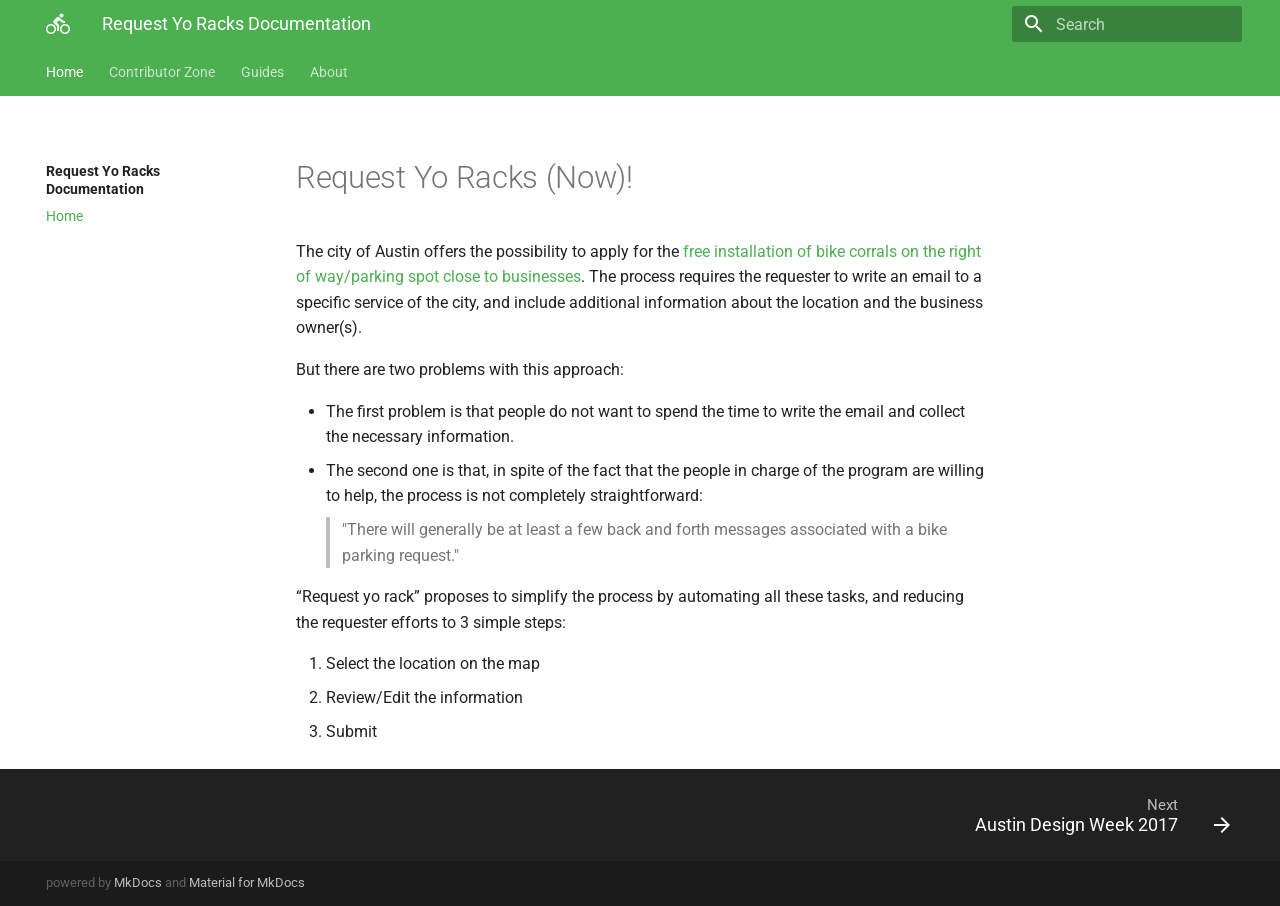
<file: index.html>
<!DOCTYPE html>
<html lang="en" class="no-js">
  <head>
    
      <meta charset="utf-8">
      <meta name="viewport" content="width=device-width,initial-scale=1">
      <meta http-equiv="x-ua-compatible" content="ie=edge">
      
      
      
      
        <meta name="lang:clipboard.copy" content="Copy to clipboard">
      
        <meta name="lang:clipboard.copied" content="Copied to clipboard">
      
        <meta name="lang:search.language" content="en">
      
        <meta name="lang:search.result.none" content="No matching documents">
      
        <meta name="lang:search.result.one" content="1 matching document">
      
        <meta name="lang:search.result.other" content="# matching documents">
      
        <meta name="lang:search.tokenizer" content="[\s\-]+">
      
      <link rel="shortcut icon" href="./assets/images/favicon.png">
      <meta name="generator" content="mkdocs-0.17.1, mkdocs-material-2.2.0">
    
    
      
        <title>Request Yo Racks Documentation</title>
      
    
    
      <link rel="stylesheet" href="./assets/stylesheets/application.5d3fffba.css">
      
        <link rel="stylesheet" href="./assets/stylesheets/application-palette.fbd935c7.css">
      
    
    
      <script src="./assets/javascripts/modernizr.1aa3b519.js"></script>
    
    
      
        <link rel="stylesheet" href="https://fonts.googleapis.com/css?family=Roboto:300,400,400i,700|Roboto+Mono">
        <style>body,input{font-family:"Roboto","Helvetica Neue",Helvetica,Arial,sans-serif}code,kbd,pre{font-family:"Roboto Mono","Courier New",Courier,monospace}</style>
      
      <link rel="stylesheet" href="https://fonts.googleapis.com/icon?family=Material+Icons">
    
    
    
  </head>
  
    
    
    
      <body data-md-color-primary="green" data-md-color-accent="lime">
    
  
    <svg class="md-svg">
      <defs>
        
        
      </defs>
    </svg>
    <input class="md-toggle" data-md-toggle="drawer" type="checkbox" id="drawer">
    <input class="md-toggle" data-md-toggle="search" type="checkbox" id="search">
    <label class="md-overlay" data-md-component="overlay" for="drawer"></label>
    
      <header class="md-header" data-md-component="header">
  <nav class="md-header-nav md-grid">
    <div class="md-flex">
      <div class="md-flex__cell md-flex__cell--shrink">
        <a href="." title="Request Yo Racks Documentation" class="md-header-nav__button md-logo">
          
            <i class="md-icon">directions_bike</i>
          
        </a>
      </div>
      <div class="md-flex__cell md-flex__cell--shrink">
        <label class="md-icon md-icon--menu md-header-nav__button" for="drawer"></label>
      </div>
      <div class="md-flex__cell md-flex__cell--stretch">
        <div class="md-flex__ellipsis md-header-nav__title" data-md-component="title">
          
            
              <span class="md-header-nav__topic">
                Request Yo Racks Documentation
              </span>
              <span class="md-header-nav__topic">
                Home
              </span>
            
          
        </div>
      </div>
      <div class="md-flex__cell md-flex__cell--shrink">
        
          
            <label class="md-icon md-icon--search md-header-nav__button" for="search"></label>
            
<div class="md-search" data-md-component="search" role="dialog">
  <label class="md-search__overlay" for="search"></label>
  <div class="md-search__inner">
    <form class="md-search__form" name="search">
      <input type="text" class="md-search__input" name="query" required placeholder="Search" autocapitalize="off" autocorrect="off" autocomplete="off" spellcheck="false" data-md-component="query">
      <label class="md-icon md-search__icon" for="search"></label>
      <button type="reset" class="md-icon md-search__icon" data-md-component="reset">&#xE5CD;</button>
    </form>
    <div class="md-search__output">
      <div class="md-search__scrollwrap" data-md-scrollfix>
        <div class="md-search-result" data-md-component="result">
          <div class="md-search-result__meta">
            Type to start searching
          </div>
          <ol class="md-search-result__list"></ol>
        </div>
      </div>
    </div>
  </div>
</div>
          
        
      </div>
      
    </div>
  </nav>
</header>
    
    <div class="md-container">
      
        
      
      
        

<nav class="md-tabs" data-md-component="tabs">
  <div class="md-tabs__inner md-grid">
    <ul class="md-tabs__list">
      
        
  <li class="md-tabs__item">
    
      <a href="." title="Home" class="md-tabs__link md-tabs__link--active">
        Home
      </a>
    
  </li>

      
        
  
  
    <li class="md-tabs__item">
      
        <a href="contributor-zone/adw-2017/" title="Contributor Zone" class="md-tabs__link">
          Contributor Zone
        </a>
      
    </li>
  

      
        
  
  
    <li class="md-tabs__item">
      
        <a href="guides/setup-full-environment/" title="Guides" class="md-tabs__link">
          Guides
        </a>
      
    </li>
  

      
        
  
  
    <li class="md-tabs__item">
      
        <a href="about/license/" title="About" class="md-tabs__link">
          About
        </a>
      
    </li>
  

      
    </ul>
  </div>
</nav>
      
      <main class="md-main">
        <div class="md-main__inner md-grid" data-md-component="container">
          
            
              <div class="md-sidebar md-sidebar--primary" data-md-component="navigation">
                <div class="md-sidebar__scrollwrap">
                  <div class="md-sidebar__inner">
                    <nav class="md-nav md-nav--primary" data-md-level="0">
  <label class="md-nav__title md-nav__title--site" for="drawer">
    <span class="md-nav__button md-logo">
      
        <i class="md-icon">directions_bike</i>
      
    </span>
    Request Yo Racks Documentation
  </label>
  
  <ul class="md-nav__list" data-md-scrollfix>
    
      
      
      

  


  <li class="md-nav__item md-nav__item--active">
    
    <input class="md-toggle md-nav__toggle" data-md-toggle="toc" type="checkbox" id="toc">
    
      
    
    
    <a href="." title="Home" class="md-nav__link md-nav__link--active">
      Home
    </a>
    
  </li>

    
      
      
      


  <li class="md-nav__item md-nav__item--nested">
    
      <input class="md-toggle md-nav__toggle" data-md-toggle="nav-2" type="checkbox" id="nav-2">
    
    <label class="md-nav__link" for="nav-2">
      Contributor Zone
    </label>
    <nav class="md-nav" data-md-component="collapsible" data-md-level="1">
      <label class="md-nav__title" for="nav-2">
        Contributor Zone
      </label>
      <ul class="md-nav__list" data-md-scrollfix>
        
        
          
          
          


  <li class="md-nav__item">
    <a href="contributor-zone/adw-2017/" title="Austin Design Week 2017" class="md-nav__link">
      Austin Design Week 2017
    </a>
  </li>

        
          
          
          


  <li class="md-nav__item">
    <a href="contributor-zone/goals-strategy/" title="Goals & Strategy" class="md-nav__link">
      Goals & Strategy
    </a>
  </li>

        
          
          
          


  <li class="md-nav__item">
    <a href="contributor-zone/technical-overview/" title="Technical Overview" class="md-nav__link">
      Technical Overview
    </a>
  </li>

        
      </ul>
    </nav>
  </li>

    
      
      
      


  <li class="md-nav__item md-nav__item--nested">
    
      <input class="md-toggle md-nav__toggle" data-md-toggle="nav-3" type="checkbox" id="nav-3">
    
    <label class="md-nav__link" for="nav-3">
      Guides
    </label>
    <nav class="md-nav" data-md-component="collapsible" data-md-level="1">
      <label class="md-nav__title" for="nav-3">
        Guides
      </label>
      <ul class="md-nav__list" data-md-scrollfix>
        
        
          
          
          


  <li class="md-nav__item">
    <a href="guides/setup-full-environment/" title="Setup full environment" class="md-nav__link">
      Setup full environment
    </a>
  </li>

        
      </ul>
    </nav>
  </li>

    
      
      
      


  <li class="md-nav__item md-nav__item--nested">
    
      <input class="md-toggle md-nav__toggle" data-md-toggle="nav-4" type="checkbox" id="nav-4">
    
    <label class="md-nav__link" for="nav-4">
      About
    </label>
    <nav class="md-nav" data-md-component="collapsible" data-md-level="1">
      <label class="md-nav__title" for="nav-4">
        About
      </label>
      <ul class="md-nav__list" data-md-scrollfix>
        
        
          
          
          


  <li class="md-nav__item">
    <a href="about/license/" title="License" class="md-nav__link">
      License
    </a>
  </li>

        
      </ul>
    </nav>
  </li>

    
  </ul>
</nav>
                  </div>
                </div>
              </div>
            
            
              <div class="md-sidebar md-sidebar--secondary" data-md-component="toc">
                <div class="md-sidebar__scrollwrap">
                  <div class="md-sidebar__inner">
                    
<nav class="md-nav md-nav--secondary">
  
  
    
  
  
</nav>
                  </div>
                </div>
              </div>
            
          
          <div class="md-content">
            <article class="md-content__inner md-typeset">
              
                
                
                <h1 id="request-yo-racks-now">Request Yo Racks (Now)!<a class="headerlink" href="#request-yo-racks-now" title="Permanent link">&para;</a></h1>
<p>The city of Austin offers the possibility to apply for the <a href="http://www.austintexas.gov/bicycle">free installation of bike corrals on the right of way/parking spot close to businesses</a>. The process requires the requester to write an email to a specific service of the city, and include additional information about the location and the business owner(s).</p>
<p>But there are two problems with this approach:</p>
<ul>
<li>
<p>The first problem is that people do not want to spend the time to write the email and collect the necessary information.</p>
</li>
<li>
<p>The second one is that, in spite of the fact that the people in charge of the program are willing to help, the process is not completely straightforward:</p>
<blockquote>
<p>"There will generally be at least a few back and forth messages associated with a bike parking request."</p>
</blockquote>
</li>
</ul>
<p>“Request yo rack” proposes to simplify the process by automating all these tasks, and reducing the requester efforts to 3 simple steps:</p>
<ol>
<li>Select the location on the map</li>
<li>Review/Edit the information</li>
<li>Submit</li>
</ol>
                
                  
                
              
              
                
              
            </article>
          </div>
        </div>
      </main>
      
        
<footer class="md-footer">
  
    <div class="md-footer-nav">
      <nav class="md-footer-nav__inner md-grid">
        
        
          <a href="contributor-zone/adw-2017/" title="Austin Design Week 2017" class="md-flex md-footer-nav__link md-footer-nav__link--next" rel="next">
            <div class="md-flex__cell md-flex__cell--stretch md-footer-nav__title">
              <span class="md-flex__ellipsis">
                <span class="md-footer-nav__direction">
                  Next
                </span>
                Austin Design Week 2017
              </span>
            </div>
            <div class="md-flex__cell md-flex__cell--shrink">
              <i class="md-icon md-icon--arrow-forward md-footer-nav__button"></i>
            </div>
          </a>
        
      </nav>
    </div>
  
  <div class="md-footer-meta md-typeset">
    <div class="md-footer-meta__inner md-grid">
      <div class="md-footer-copyright">
        
        powered by
        <a href="http://www.mkdocs.org">MkDocs</a>
        and
        <a href="https://squidfunk.github.io/mkdocs-material/">
          Material for MkDocs</a>
      </div>
      
        
      
    </div>
  </div>
</footer>
      
    </div>
    
      <script src="./assets/javascripts/application.6cdc17f0.js"></script>
      
      <script>app.initialize({version:"0.17.1",url:{base:"."}})</script>
      
    
    
      
    
  </body>
</html>
</file>
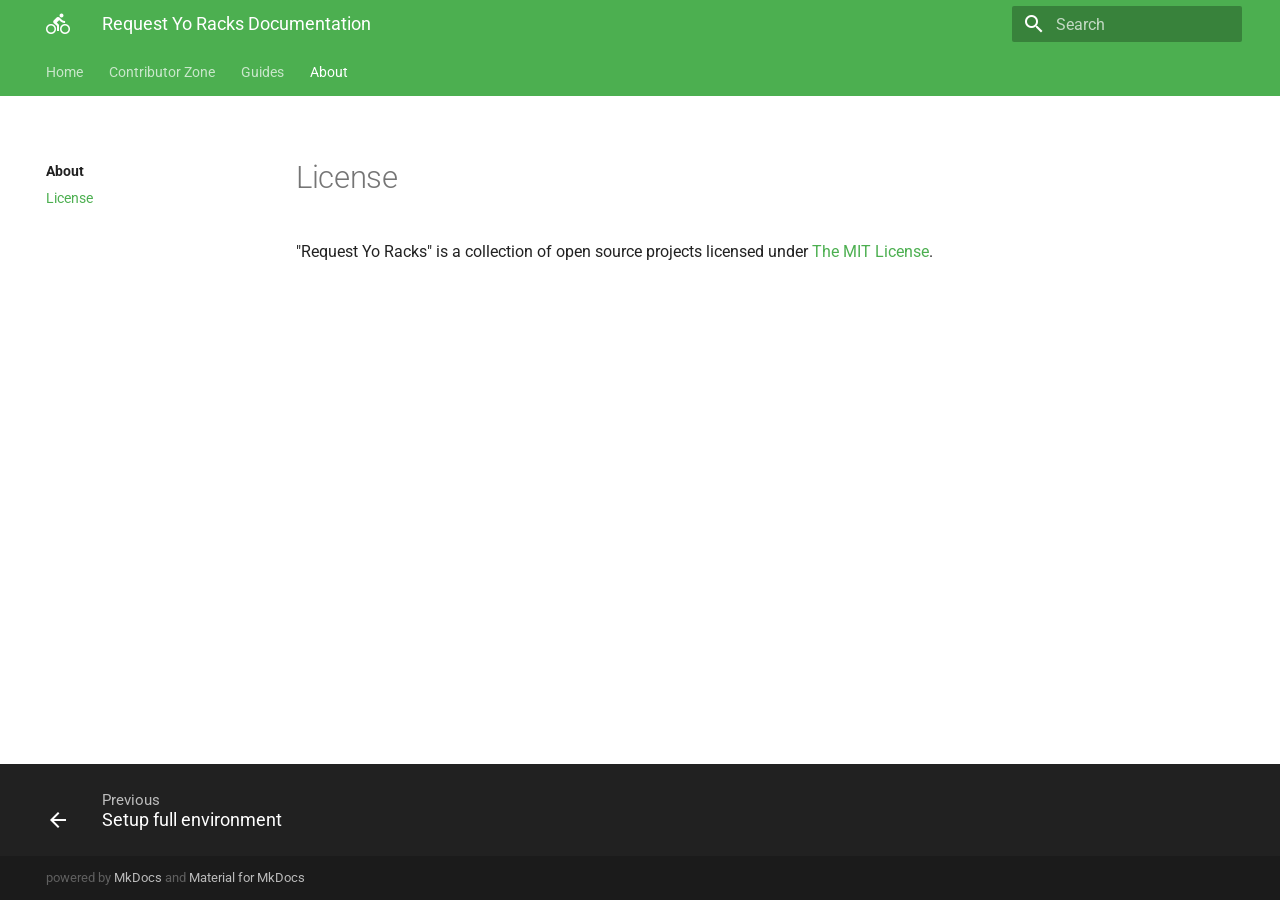
<file: about/license/index.html>
<!DOCTYPE html>
<html lang="en" class="no-js">
  <head>
    
      <meta charset="utf-8">
      <meta name="viewport" content="width=device-width,initial-scale=1">
      <meta http-equiv="x-ua-compatible" content="ie=edge">
      
      
      
      
        <meta name="lang:clipboard.copy" content="Copy to clipboard">
      
        <meta name="lang:clipboard.copied" content="Copied to clipboard">
      
        <meta name="lang:search.language" content="en">
      
        <meta name="lang:search.result.none" content="No matching documents">
      
        <meta name="lang:search.result.one" content="1 matching document">
      
        <meta name="lang:search.result.other" content="# matching documents">
      
        <meta name="lang:search.tokenizer" content="[\s\-]+">
      
      <link rel="shortcut icon" href="../../assets/images/favicon.png">
      <meta name="generator" content="mkdocs-0.17.1, mkdocs-material-2.2.0">
    
    
      
        <title>License - Request Yo Racks Documentation</title>
      
    
    
      <link rel="stylesheet" href="../../assets/stylesheets/application.5d3fffba.css">
      
        <link rel="stylesheet" href="../../assets/stylesheets/application-palette.fbd935c7.css">
      
    
    
      <script src="../../assets/javascripts/modernizr.1aa3b519.js"></script>
    
    
      
        <link rel="stylesheet" href="https://fonts.googleapis.com/css?family=Roboto:300,400,400i,700|Roboto+Mono">
        <style>body,input{font-family:"Roboto","Helvetica Neue",Helvetica,Arial,sans-serif}code,kbd,pre{font-family:"Roboto Mono","Courier New",Courier,monospace}</style>
      
      <link rel="stylesheet" href="https://fonts.googleapis.com/icon?family=Material+Icons">
    
    
    
  </head>
  
    
    
    
      <body data-md-color-primary="green" data-md-color-accent="lime">
    
  
    <svg class="md-svg">
      <defs>
        
        
      </defs>
    </svg>
    <input class="md-toggle" data-md-toggle="drawer" type="checkbox" id="drawer">
    <input class="md-toggle" data-md-toggle="search" type="checkbox" id="search">
    <label class="md-overlay" data-md-component="overlay" for="drawer"></label>
    
      <header class="md-header" data-md-component="header">
  <nav class="md-header-nav md-grid">
    <div class="md-flex">
      <div class="md-flex__cell md-flex__cell--shrink">
        <a href="../.." title="Request Yo Racks Documentation" class="md-header-nav__button md-logo">
          
            <i class="md-icon">directions_bike</i>
          
        </a>
      </div>
      <div class="md-flex__cell md-flex__cell--shrink">
        <label class="md-icon md-icon--menu md-header-nav__button" for="drawer"></label>
      </div>
      <div class="md-flex__cell md-flex__cell--stretch">
        <div class="md-flex__ellipsis md-header-nav__title" data-md-component="title">
          
            
              <span class="md-header-nav__topic">
                Request Yo Racks Documentation
              </span>
              <span class="md-header-nav__topic">
                License
              </span>
            
          
        </div>
      </div>
      <div class="md-flex__cell md-flex__cell--shrink">
        
          
            <label class="md-icon md-icon--search md-header-nav__button" for="search"></label>
            
<div class="md-search" data-md-component="search" role="dialog">
  <label class="md-search__overlay" for="search"></label>
  <div class="md-search__inner">
    <form class="md-search__form" name="search">
      <input type="text" class="md-search__input" name="query" required placeholder="Search" autocapitalize="off" autocorrect="off" autocomplete="off" spellcheck="false" data-md-component="query">
      <label class="md-icon md-search__icon" for="search"></label>
      <button type="reset" class="md-icon md-search__icon" data-md-component="reset">&#xE5CD;</button>
    </form>
    <div class="md-search__output">
      <div class="md-search__scrollwrap" data-md-scrollfix>
        <div class="md-search-result" data-md-component="result">
          <div class="md-search-result__meta">
            Type to start searching
          </div>
          <ol class="md-search-result__list"></ol>
        </div>
      </div>
    </div>
  </div>
</div>
          
        
      </div>
      
    </div>
  </nav>
</header>
    
    <div class="md-container">
      
        
      
      
        

  

<nav class="md-tabs md-tabs--active" data-md-component="tabs">
  <div class="md-tabs__inner md-grid">
    <ul class="md-tabs__list">
      
        
  <li class="md-tabs__item">
    
      <a href="../.." title="Home" class="md-tabs__link">
        Home
      </a>
    
  </li>

      
        
  
  
    <li class="md-tabs__item">
      
        <a href="../../contributor-zone/adw-2017/" title="Contributor Zone" class="md-tabs__link">
          Contributor Zone
        </a>
      
    </li>
  

      
        
  
  
    <li class="md-tabs__item">
      
        <a href="../../guides/setup-full-environment/" title="Guides" class="md-tabs__link">
          Guides
        </a>
      
    </li>
  

      
        
  
  
    <li class="md-tabs__item">
      
        <a href="./" title="About" class="md-tabs__link md-tabs__link--active">
          About
        </a>
      
    </li>
  

      
    </ul>
  </div>
</nav>
      
      <main class="md-main">
        <div class="md-main__inner md-grid" data-md-component="container">
          
            
              <div class="md-sidebar md-sidebar--primary" data-md-component="navigation">
                <div class="md-sidebar__scrollwrap">
                  <div class="md-sidebar__inner">
                    <nav class="md-nav md-nav--primary" data-md-level="0">
  <label class="md-nav__title md-nav__title--site" for="drawer">
    <span class="md-nav__button md-logo">
      
        <i class="md-icon">directions_bike</i>
      
    </span>
    Request Yo Racks Documentation
  </label>
  
  <ul class="md-nav__list" data-md-scrollfix>
    
      
      
      


  <li class="md-nav__item">
    <a href="../.." title="Home" class="md-nav__link">
      Home
    </a>
  </li>

    
      
      
      


  <li class="md-nav__item md-nav__item--nested">
    
      <input class="md-toggle md-nav__toggle" data-md-toggle="nav-2" type="checkbox" id="nav-2">
    
    <label class="md-nav__link" for="nav-2">
      Contributor Zone
    </label>
    <nav class="md-nav" data-md-component="collapsible" data-md-level="1">
      <label class="md-nav__title" for="nav-2">
        Contributor Zone
      </label>
      <ul class="md-nav__list" data-md-scrollfix>
        
        
          
          
          


  <li class="md-nav__item">
    <a href="../../contributor-zone/adw-2017/" title="Austin Design Week 2017" class="md-nav__link">
      Austin Design Week 2017
    </a>
  </li>

        
          
          
          


  <li class="md-nav__item">
    <a href="../../contributor-zone/goals-strategy/" title="Goals & Strategy" class="md-nav__link">
      Goals & Strategy
    </a>
  </li>

        
          
          
          


  <li class="md-nav__item">
    <a href="../../contributor-zone/technical-overview/" title="Technical Overview" class="md-nav__link">
      Technical Overview
    </a>
  </li>

        
      </ul>
    </nav>
  </li>

    
      
      
      


  <li class="md-nav__item md-nav__item--nested">
    
      <input class="md-toggle md-nav__toggle" data-md-toggle="nav-3" type="checkbox" id="nav-3">
    
    <label class="md-nav__link" for="nav-3">
      Guides
    </label>
    <nav class="md-nav" data-md-component="collapsible" data-md-level="1">
      <label class="md-nav__title" for="nav-3">
        Guides
      </label>
      <ul class="md-nav__list" data-md-scrollfix>
        
        
          
          
          


  <li class="md-nav__item">
    <a href="../../guides/setup-full-environment/" title="Setup full environment" class="md-nav__link">
      Setup full environment
    </a>
  </li>

        
      </ul>
    </nav>
  </li>

    
      
      
      

  


  <li class="md-nav__item md-nav__item--active md-nav__item--nested">
    
      <input class="md-toggle md-nav__toggle" data-md-toggle="nav-4" type="checkbox" id="nav-4" checked>
    
    <label class="md-nav__link" for="nav-4">
      About
    </label>
    <nav class="md-nav" data-md-component="collapsible" data-md-level="1">
      <label class="md-nav__title" for="nav-4">
        About
      </label>
      <ul class="md-nav__list" data-md-scrollfix>
        
        
          
          
          

  


  <li class="md-nav__item md-nav__item--active">
    
    <input class="md-toggle md-nav__toggle" data-md-toggle="toc" type="checkbox" id="toc">
    
      
    
    
    <a href="./" title="License" class="md-nav__link md-nav__link--active">
      License
    </a>
    
  </li>

        
      </ul>
    </nav>
  </li>

    
  </ul>
</nav>
                  </div>
                </div>
              </div>
            
            
              <div class="md-sidebar md-sidebar--secondary" data-md-component="toc">
                <div class="md-sidebar__scrollwrap">
                  <div class="md-sidebar__inner">
                    
<nav class="md-nav md-nav--secondary">
  
  
    
  
  
</nav>
                  </div>
                </div>
              </div>
            
          
          <div class="md-content">
            <article class="md-content__inner md-typeset">
              
                
                
                <h1 id="license">License<a class="headerlink" href="#license" title="Permanent link">&para;</a></h1>
<p>"Request Yo Racks" is a collection of open source projects licensed under <a href="https://opensource.org/licenses/MIT">The MIT License</a>.</p>
                
                  
                
              
              
                
              
            </article>
          </div>
        </div>
      </main>
      
        
<footer class="md-footer">
  
    <div class="md-footer-nav">
      <nav class="md-footer-nav__inner md-grid">
        
          <a href="../../guides/setup-full-environment/" title="Setup full environment" class="md-flex md-footer-nav__link md-footer-nav__link--prev" rel="prev">
            <div class="md-flex__cell md-flex__cell--shrink">
              <i class="md-icon md-icon--arrow-back md-footer-nav__button"></i>
            </div>
            <div class="md-flex__cell md-flex__cell--stretch md-footer-nav__title">
              <span class="md-flex__ellipsis">
                <span class="md-footer-nav__direction">
                  Previous
                </span>
                Setup full environment
              </span>
            </div>
          </a>
        
        
      </nav>
    </div>
  
  <div class="md-footer-meta md-typeset">
    <div class="md-footer-meta__inner md-grid">
      <div class="md-footer-copyright">
        
        powered by
        <a href="http://www.mkdocs.org">MkDocs</a>
        and
        <a href="https://squidfunk.github.io/mkdocs-material/">
          Material for MkDocs</a>
      </div>
      
        
      
    </div>
  </div>
</footer>
      
    </div>
    
      <script src="../../assets/javascripts/application.6cdc17f0.js"></script>
      
      <script>app.initialize({version:"0.17.1",url:{base:"../.."}})</script>
      
    
    
      
    
  </body>
</html>
</file>
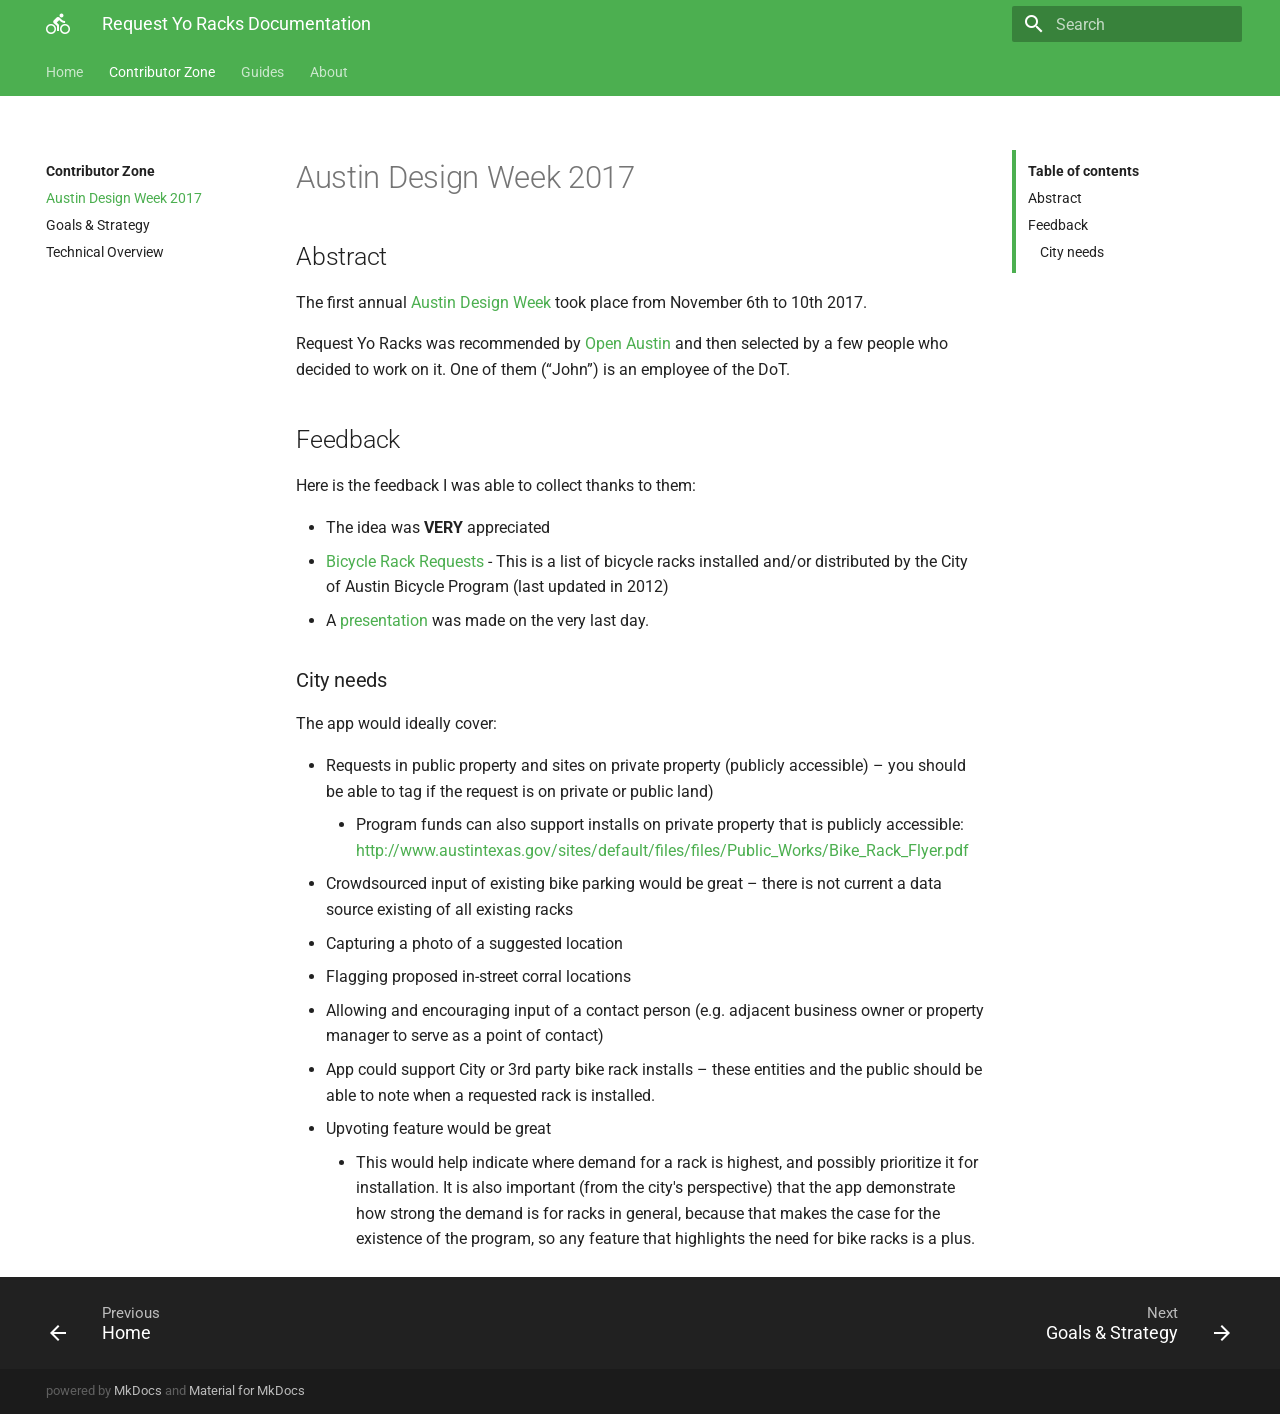
<file: contributor-zone/adw-2017/index.html>
<!DOCTYPE html>
<html lang="en" class="no-js">
  <head>
    
      <meta charset="utf-8">
      <meta name="viewport" content="width=device-width,initial-scale=1">
      <meta http-equiv="x-ua-compatible" content="ie=edge">
      
      
      
      
        <meta name="lang:clipboard.copy" content="Copy to clipboard">
      
        <meta name="lang:clipboard.copied" content="Copied to clipboard">
      
        <meta name="lang:search.language" content="en">
      
        <meta name="lang:search.result.none" content="No matching documents">
      
        <meta name="lang:search.result.one" content="1 matching document">
      
        <meta name="lang:search.result.other" content="# matching documents">
      
        <meta name="lang:search.tokenizer" content="[\s\-]+">
      
      <link rel="shortcut icon" href="../../assets/images/favicon.png">
      <meta name="generator" content="mkdocs-0.17.1, mkdocs-material-2.2.0">
    
    
      
        <title>Austin Design Week 2017 - Request Yo Racks Documentation</title>
      
    
    
      <link rel="stylesheet" href="../../assets/stylesheets/application.5d3fffba.css">
      
        <link rel="stylesheet" href="../../assets/stylesheets/application-palette.fbd935c7.css">
      
    
    
      <script src="../../assets/javascripts/modernizr.1aa3b519.js"></script>
    
    
      
        <link rel="stylesheet" href="https://fonts.googleapis.com/css?family=Roboto:300,400,400i,700|Roboto+Mono">
        <style>body,input{font-family:"Roboto","Helvetica Neue",Helvetica,Arial,sans-serif}code,kbd,pre{font-family:"Roboto Mono","Courier New",Courier,monospace}</style>
      
      <link rel="stylesheet" href="https://fonts.googleapis.com/icon?family=Material+Icons">
    
    
    
  </head>
  
    
    
    
      <body data-md-color-primary="green" data-md-color-accent="lime">
    
  
    <svg class="md-svg">
      <defs>
        
        
      </defs>
    </svg>
    <input class="md-toggle" data-md-toggle="drawer" type="checkbox" id="drawer">
    <input class="md-toggle" data-md-toggle="search" type="checkbox" id="search">
    <label class="md-overlay" data-md-component="overlay" for="drawer"></label>
    
      <header class="md-header" data-md-component="header">
  <nav class="md-header-nav md-grid">
    <div class="md-flex">
      <div class="md-flex__cell md-flex__cell--shrink">
        <a href="../.." title="Request Yo Racks Documentation" class="md-header-nav__button md-logo">
          
            <i class="md-icon">directions_bike</i>
          
        </a>
      </div>
      <div class="md-flex__cell md-flex__cell--shrink">
        <label class="md-icon md-icon--menu md-header-nav__button" for="drawer"></label>
      </div>
      <div class="md-flex__cell md-flex__cell--stretch">
        <div class="md-flex__ellipsis md-header-nav__title" data-md-component="title">
          
            
              <span class="md-header-nav__topic">
                Request Yo Racks Documentation
              </span>
              <span class="md-header-nav__topic">
                Austin Design Week 2017
              </span>
            
          
        </div>
      </div>
      <div class="md-flex__cell md-flex__cell--shrink">
        
          
            <label class="md-icon md-icon--search md-header-nav__button" for="search"></label>
            
<div class="md-search" data-md-component="search" role="dialog">
  <label class="md-search__overlay" for="search"></label>
  <div class="md-search__inner">
    <form class="md-search__form" name="search">
      <input type="text" class="md-search__input" name="query" required placeholder="Search" autocapitalize="off" autocorrect="off" autocomplete="off" spellcheck="false" data-md-component="query">
      <label class="md-icon md-search__icon" for="search"></label>
      <button type="reset" class="md-icon md-search__icon" data-md-component="reset">&#xE5CD;</button>
    </form>
    <div class="md-search__output">
      <div class="md-search__scrollwrap" data-md-scrollfix>
        <div class="md-search-result" data-md-component="result">
          <div class="md-search-result__meta">
            Type to start searching
          </div>
          <ol class="md-search-result__list"></ol>
        </div>
      </div>
    </div>
  </div>
</div>
          
        
      </div>
      
    </div>
  </nav>
</header>
    
    <div class="md-container">
      
        
      
      
        

  

<nav class="md-tabs md-tabs--active" data-md-component="tabs">
  <div class="md-tabs__inner md-grid">
    <ul class="md-tabs__list">
      
        
  <li class="md-tabs__item">
    
      <a href="../.." title="Home" class="md-tabs__link">
        Home
      </a>
    
  </li>

      
        
  
  
    <li class="md-tabs__item">
      
        <a href="./" title="Contributor Zone" class="md-tabs__link md-tabs__link--active">
          Contributor Zone
        </a>
      
    </li>
  

      
        
  
  
    <li class="md-tabs__item">
      
        <a href="../../guides/setup-full-environment/" title="Guides" class="md-tabs__link">
          Guides
        </a>
      
    </li>
  

      
        
  
  
    <li class="md-tabs__item">
      
        <a href="../../about/license/" title="About" class="md-tabs__link">
          About
        </a>
      
    </li>
  

      
    </ul>
  </div>
</nav>
      
      <main class="md-main">
        <div class="md-main__inner md-grid" data-md-component="container">
          
            
              <div class="md-sidebar md-sidebar--primary" data-md-component="navigation">
                <div class="md-sidebar__scrollwrap">
                  <div class="md-sidebar__inner">
                    <nav class="md-nav md-nav--primary" data-md-level="0">
  <label class="md-nav__title md-nav__title--site" for="drawer">
    <span class="md-nav__button md-logo">
      
        <i class="md-icon">directions_bike</i>
      
    </span>
    Request Yo Racks Documentation
  </label>
  
  <ul class="md-nav__list" data-md-scrollfix>
    
      
      
      


  <li class="md-nav__item">
    <a href="../.." title="Home" class="md-nav__link">
      Home
    </a>
  </li>

    
      
      
      

  


  <li class="md-nav__item md-nav__item--active md-nav__item--nested">
    
      <input class="md-toggle md-nav__toggle" data-md-toggle="nav-2" type="checkbox" id="nav-2" checked>
    
    <label class="md-nav__link" for="nav-2">
      Contributor Zone
    </label>
    <nav class="md-nav" data-md-component="collapsible" data-md-level="1">
      <label class="md-nav__title" for="nav-2">
        Contributor Zone
      </label>
      <ul class="md-nav__list" data-md-scrollfix>
        
        
          
          
          

  


  <li class="md-nav__item md-nav__item--active">
    
    <input class="md-toggle md-nav__toggle" data-md-toggle="toc" type="checkbox" id="toc">
    
      
    
    
      <label class="md-nav__link md-nav__link--active" for="toc">
        Austin Design Week 2017
      </label>
    
    <a href="./" title="Austin Design Week 2017" class="md-nav__link md-nav__link--active">
      Austin Design Week 2017
    </a>
    
      
<nav class="md-nav md-nav--secondary">
  
  
    
  
  
    <label class="md-nav__title" for="toc">Table of contents</label>
    <ul class="md-nav__list" data-md-scrollfix>
      
        <li class="md-nav__item">
  <a href="#abstract" title="Abstract" class="md-nav__link">
    Abstract
  </a>
  
</li>
      
        <li class="md-nav__item">
  <a href="#feedback" title="Feedback" class="md-nav__link">
    Feedback
  </a>
  
    <nav class="md-nav">
      <ul class="md-nav__list">
        
          <li class="md-nav__item">
  <a href="#city-needs" title="City needs" class="md-nav__link">
    City needs
  </a>
  
</li>
        
      </ul>
    </nav>
  
</li>
      
      
      
    </ul>
  
</nav>
    
  </li>

        
          
          
          


  <li class="md-nav__item">
    <a href="../goals-strategy/" title="Goals & Strategy" class="md-nav__link">
      Goals & Strategy
    </a>
  </li>

        
          
          
          


  <li class="md-nav__item">
    <a href="../technical-overview/" title="Technical Overview" class="md-nav__link">
      Technical Overview
    </a>
  </li>

        
      </ul>
    </nav>
  </li>

    
      
      
      


  <li class="md-nav__item md-nav__item--nested">
    
      <input class="md-toggle md-nav__toggle" data-md-toggle="nav-3" type="checkbox" id="nav-3">
    
    <label class="md-nav__link" for="nav-3">
      Guides
    </label>
    <nav class="md-nav" data-md-component="collapsible" data-md-level="1">
      <label class="md-nav__title" for="nav-3">
        Guides
      </label>
      <ul class="md-nav__list" data-md-scrollfix>
        
        
          
          
          


  <li class="md-nav__item">
    <a href="../../guides/setup-full-environment/" title="Setup full environment" class="md-nav__link">
      Setup full environment
    </a>
  </li>

        
      </ul>
    </nav>
  </li>

    
      
      
      


  <li class="md-nav__item md-nav__item--nested">
    
      <input class="md-toggle md-nav__toggle" data-md-toggle="nav-4" type="checkbox" id="nav-4">
    
    <label class="md-nav__link" for="nav-4">
      About
    </label>
    <nav class="md-nav" data-md-component="collapsible" data-md-level="1">
      <label class="md-nav__title" for="nav-4">
        About
      </label>
      <ul class="md-nav__list" data-md-scrollfix>
        
        
          
          
          


  <li class="md-nav__item">
    <a href="../../about/license/" title="License" class="md-nav__link">
      License
    </a>
  </li>

        
      </ul>
    </nav>
  </li>

    
  </ul>
</nav>
                  </div>
                </div>
              </div>
            
            
              <div class="md-sidebar md-sidebar--secondary" data-md-component="toc">
                <div class="md-sidebar__scrollwrap">
                  <div class="md-sidebar__inner">
                    
<nav class="md-nav md-nav--secondary">
  
  
    
  
  
    <label class="md-nav__title" for="toc">Table of contents</label>
    <ul class="md-nav__list" data-md-scrollfix>
      
        <li class="md-nav__item">
  <a href="#abstract" title="Abstract" class="md-nav__link">
    Abstract
  </a>
  
</li>
      
        <li class="md-nav__item">
  <a href="#feedback" title="Feedback" class="md-nav__link">
    Feedback
  </a>
  
    <nav class="md-nav">
      <ul class="md-nav__list">
        
          <li class="md-nav__item">
  <a href="#city-needs" title="City needs" class="md-nav__link">
    City needs
  </a>
  
</li>
        
      </ul>
    </nav>
  
</li>
      
      
      
    </ul>
  
</nav>
                  </div>
                </div>
              </div>
            
          
          <div class="md-content">
            <article class="md-content__inner md-typeset">
              
                
                
                <h1 id="austin-design-week-2017">Austin Design Week 2017<a class="headerlink" href="#austin-design-week-2017" title="Permanent link">&para;</a></h1>
<h2 id="abstract">Abstract<a class="headerlink" href="#abstract" title="Permanent link">&para;</a></h2>
<p>The first annual <a href="https://austindesignweek.org/design-a-thon">Austin Design Week</a> took place from November 6th to 10th 2017.</p>
<p>Request Yo Racks was recommended by <a href="https://www.open-austin.org/">Open Austin</a> and then selected by a few people who decided to work on it. One of them (“John”) is an employee of the DoT.</p>
<h2 id="feedback">Feedback<a class="headerlink" href="#feedback" title="Permanent link">&para;</a></h2>
<p>Here is the feedback I was able to collect thanks to them:</p>
<ul>
<li>The idea was <strong>VERY</strong> appreciated</li>
<li><a href="https://data.austintexas.gov/City-Government/Bicycle-Rack-Requests/5tx2-pk4n">Bicycle Rack Requests</a> - This is a list of bicycle racks installed and/or distributed by the City of Austin Bicycle Program (last updated in 2012)</li>
<li>A <a href="https://docs.google.com/presentation/d/11uruLZjflsYkBCHw02Ms4LfWHEWz5H7iP10fFdg26G4/edit?usp=sharing">presentation</a> was made on the very last day.</li>
</ul>
<h3 id="city-needs">City needs<a class="headerlink" href="#city-needs" title="Permanent link">&para;</a></h3>
<p>The app would ideally cover:</p>
<ul>
<li>
<p>Requests in public property and sites on private property (publicly accessible) – you should be able to tag if the request is on private or public land)</p>
<ul>
<li>Program funds can also support installs on private property that is publicly accessible: <a href="http://www.austintexas.gov/sites/default/files/files/Public_Works/Bike_Rack_Flyer.pdf">http://www.austintexas.gov/sites/default/files/files/Public_Works/Bike_Rack_Flyer.pdf</a></li>
</ul>
</li>
<li>
<p>Crowdsourced input of existing bike parking would be great – there is not current a data source existing of all existing racks</p>
</li>
<li>Capturing a photo of a suggested location</li>
<li>Flagging proposed in-street corral locations</li>
<li>Allowing and encouraging input of a contact person (e.g. adjacent business owner or property manager to serve as a point of contact)</li>
<li>App could support City or 3rd party bike rack installs – these entities and the public should be able to note when a requested rack is installed.</li>
<li>
<p>Upvoting feature would be great</p>
<ul>
<li>This would help indicate where demand for a rack is highest, and possibly prioritize it for installation. It is also important (from the city's perspective) that the app demonstrate how strong the demand is for racks in general, because that makes the case for the existence of the program, so any feature that highlights the need for bike racks is a plus.</li>
</ul>
</li>
</ul>
                
                  
                
              
              
                
              
            </article>
          </div>
        </div>
      </main>
      
        
<footer class="md-footer">
  
    <div class="md-footer-nav">
      <nav class="md-footer-nav__inner md-grid">
        
          <a href="../.." title="Home" class="md-flex md-footer-nav__link md-footer-nav__link--prev" rel="prev">
            <div class="md-flex__cell md-flex__cell--shrink">
              <i class="md-icon md-icon--arrow-back md-footer-nav__button"></i>
            </div>
            <div class="md-flex__cell md-flex__cell--stretch md-footer-nav__title">
              <span class="md-flex__ellipsis">
                <span class="md-footer-nav__direction">
                  Previous
                </span>
                Home
              </span>
            </div>
          </a>
        
        
          <a href="../goals-strategy/" title="Goals & Strategy" class="md-flex md-footer-nav__link md-footer-nav__link--next" rel="next">
            <div class="md-flex__cell md-flex__cell--stretch md-footer-nav__title">
              <span class="md-flex__ellipsis">
                <span class="md-footer-nav__direction">
                  Next
                </span>
                Goals & Strategy
              </span>
            </div>
            <div class="md-flex__cell md-flex__cell--shrink">
              <i class="md-icon md-icon--arrow-forward md-footer-nav__button"></i>
            </div>
          </a>
        
      </nav>
    </div>
  
  <div class="md-footer-meta md-typeset">
    <div class="md-footer-meta__inner md-grid">
      <div class="md-footer-copyright">
        
        powered by
        <a href="http://www.mkdocs.org">MkDocs</a>
        and
        <a href="https://squidfunk.github.io/mkdocs-material/">
          Material for MkDocs</a>
      </div>
      
        
      
    </div>
  </div>
</footer>
      
    </div>
    
      <script src="../../assets/javascripts/application.6cdc17f0.js"></script>
      
      <script>app.initialize({version:"0.17.1",url:{base:"../.."}})</script>
      
    
    
      
    
  </body>
</html>
</file>
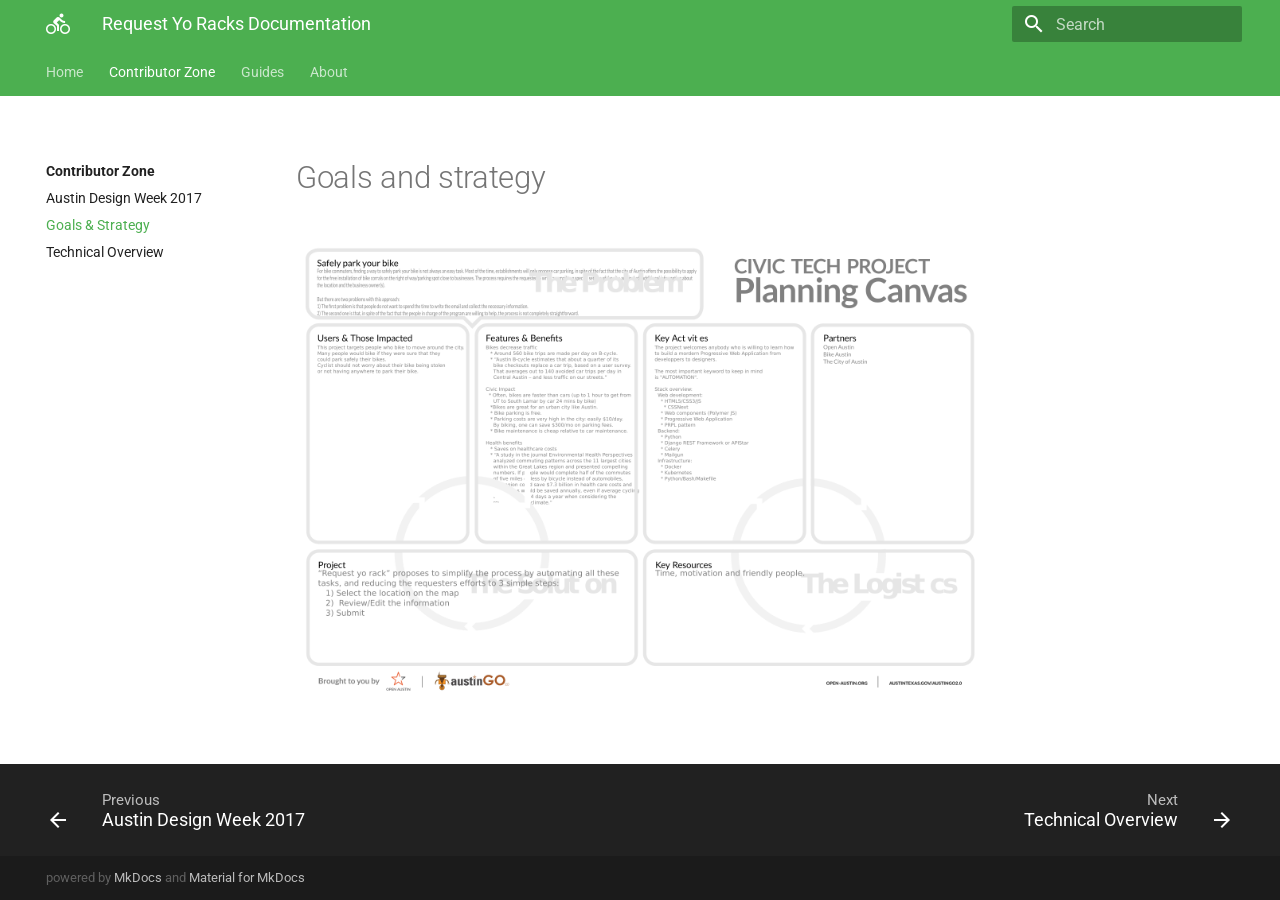
<file: contributor-zone/goals-strategy/index.html>
<!DOCTYPE html>
<html lang="en" class="no-js">
  <head>
    
      <meta charset="utf-8">
      <meta name="viewport" content="width=device-width,initial-scale=1">
      <meta http-equiv="x-ua-compatible" content="ie=edge">
      
      
      
      
        <meta name="lang:clipboard.copy" content="Copy to clipboard">
      
        <meta name="lang:clipboard.copied" content="Copied to clipboard">
      
        <meta name="lang:search.language" content="en">
      
        <meta name="lang:search.result.none" content="No matching documents">
      
        <meta name="lang:search.result.one" content="1 matching document">
      
        <meta name="lang:search.result.other" content="# matching documents">
      
        <meta name="lang:search.tokenizer" content="[\s\-]+">
      
      <link rel="shortcut icon" href="../../assets/images/favicon.png">
      <meta name="generator" content="mkdocs-0.17.1, mkdocs-material-2.2.0">
    
    
      
        <title>Goals & Strategy - Request Yo Racks Documentation</title>
      
    
    
      <link rel="stylesheet" href="../../assets/stylesheets/application.5d3fffba.css">
      
        <link rel="stylesheet" href="../../assets/stylesheets/application-palette.fbd935c7.css">
      
    
    
      <script src="../../assets/javascripts/modernizr.1aa3b519.js"></script>
    
    
      
        <link rel="stylesheet" href="https://fonts.googleapis.com/css?family=Roboto:300,400,400i,700|Roboto+Mono">
        <style>body,input{font-family:"Roboto","Helvetica Neue",Helvetica,Arial,sans-serif}code,kbd,pre{font-family:"Roboto Mono","Courier New",Courier,monospace}</style>
      
      <link rel="stylesheet" href="https://fonts.googleapis.com/icon?family=Material+Icons">
    
    
    
  </head>
  
    
    
    
      <body data-md-color-primary="green" data-md-color-accent="lime">
    
  
    <svg class="md-svg">
      <defs>
        
        
      </defs>
    </svg>
    <input class="md-toggle" data-md-toggle="drawer" type="checkbox" id="drawer">
    <input class="md-toggle" data-md-toggle="search" type="checkbox" id="search">
    <label class="md-overlay" data-md-component="overlay" for="drawer"></label>
    
      <header class="md-header" data-md-component="header">
  <nav class="md-header-nav md-grid">
    <div class="md-flex">
      <div class="md-flex__cell md-flex__cell--shrink">
        <a href="../.." title="Request Yo Racks Documentation" class="md-header-nav__button md-logo">
          
            <i class="md-icon">directions_bike</i>
          
        </a>
      </div>
      <div class="md-flex__cell md-flex__cell--shrink">
        <label class="md-icon md-icon--menu md-header-nav__button" for="drawer"></label>
      </div>
      <div class="md-flex__cell md-flex__cell--stretch">
        <div class="md-flex__ellipsis md-header-nav__title" data-md-component="title">
          
            
              <span class="md-header-nav__topic">
                Request Yo Racks Documentation
              </span>
              <span class="md-header-nav__topic">
                Goals & Strategy
              </span>
            
          
        </div>
      </div>
      <div class="md-flex__cell md-flex__cell--shrink">
        
          
            <label class="md-icon md-icon--search md-header-nav__button" for="search"></label>
            
<div class="md-search" data-md-component="search" role="dialog">
  <label class="md-search__overlay" for="search"></label>
  <div class="md-search__inner">
    <form class="md-search__form" name="search">
      <input type="text" class="md-search__input" name="query" required placeholder="Search" autocapitalize="off" autocorrect="off" autocomplete="off" spellcheck="false" data-md-component="query">
      <label class="md-icon md-search__icon" for="search"></label>
      <button type="reset" class="md-icon md-search__icon" data-md-component="reset">&#xE5CD;</button>
    </form>
    <div class="md-search__output">
      <div class="md-search__scrollwrap" data-md-scrollfix>
        <div class="md-search-result" data-md-component="result">
          <div class="md-search-result__meta">
            Type to start searching
          </div>
          <ol class="md-search-result__list"></ol>
        </div>
      </div>
    </div>
  </div>
</div>
          
        
      </div>
      
    </div>
  </nav>
</header>
    
    <div class="md-container">
      
        
      
      
        

  

<nav class="md-tabs md-tabs--active" data-md-component="tabs">
  <div class="md-tabs__inner md-grid">
    <ul class="md-tabs__list">
      
        
  <li class="md-tabs__item">
    
      <a href="../.." title="Home" class="md-tabs__link">
        Home
      </a>
    
  </li>

      
        
  
  
    <li class="md-tabs__item">
      
        <a href="../adw-2017/" title="Contributor Zone" class="md-tabs__link md-tabs__link--active">
          Contributor Zone
        </a>
      
    </li>
  

      
        
  
  
    <li class="md-tabs__item">
      
        <a href="../../guides/setup-full-environment/" title="Guides" class="md-tabs__link">
          Guides
        </a>
      
    </li>
  

      
        
  
  
    <li class="md-tabs__item">
      
        <a href="../../about/license/" title="About" class="md-tabs__link">
          About
        </a>
      
    </li>
  

      
    </ul>
  </div>
</nav>
      
      <main class="md-main">
        <div class="md-main__inner md-grid" data-md-component="container">
          
            
              <div class="md-sidebar md-sidebar--primary" data-md-component="navigation">
                <div class="md-sidebar__scrollwrap">
                  <div class="md-sidebar__inner">
                    <nav class="md-nav md-nav--primary" data-md-level="0">
  <label class="md-nav__title md-nav__title--site" for="drawer">
    <span class="md-nav__button md-logo">
      
        <i class="md-icon">directions_bike</i>
      
    </span>
    Request Yo Racks Documentation
  </label>
  
  <ul class="md-nav__list" data-md-scrollfix>
    
      
      
      


  <li class="md-nav__item">
    <a href="../.." title="Home" class="md-nav__link">
      Home
    </a>
  </li>

    
      
      
      

  


  <li class="md-nav__item md-nav__item--active md-nav__item--nested">
    
      <input class="md-toggle md-nav__toggle" data-md-toggle="nav-2" type="checkbox" id="nav-2" checked>
    
    <label class="md-nav__link" for="nav-2">
      Contributor Zone
    </label>
    <nav class="md-nav" data-md-component="collapsible" data-md-level="1">
      <label class="md-nav__title" for="nav-2">
        Contributor Zone
      </label>
      <ul class="md-nav__list" data-md-scrollfix>
        
        
          
          
          


  <li class="md-nav__item">
    <a href="../adw-2017/" title="Austin Design Week 2017" class="md-nav__link">
      Austin Design Week 2017
    </a>
  </li>

        
          
          
          

  


  <li class="md-nav__item md-nav__item--active">
    
    <input class="md-toggle md-nav__toggle" data-md-toggle="toc" type="checkbox" id="toc">
    
      
    
    
    <a href="./" title="Goals & Strategy" class="md-nav__link md-nav__link--active">
      Goals & Strategy
    </a>
    
  </li>

        
          
          
          


  <li class="md-nav__item">
    <a href="../technical-overview/" title="Technical Overview" class="md-nav__link">
      Technical Overview
    </a>
  </li>

        
      </ul>
    </nav>
  </li>

    
      
      
      


  <li class="md-nav__item md-nav__item--nested">
    
      <input class="md-toggle md-nav__toggle" data-md-toggle="nav-3" type="checkbox" id="nav-3">
    
    <label class="md-nav__link" for="nav-3">
      Guides
    </label>
    <nav class="md-nav" data-md-component="collapsible" data-md-level="1">
      <label class="md-nav__title" for="nav-3">
        Guides
      </label>
      <ul class="md-nav__list" data-md-scrollfix>
        
        
          
          
          


  <li class="md-nav__item">
    <a href="../../guides/setup-full-environment/" title="Setup full environment" class="md-nav__link">
      Setup full environment
    </a>
  </li>

        
      </ul>
    </nav>
  </li>

    
      
      
      


  <li class="md-nav__item md-nav__item--nested">
    
      <input class="md-toggle md-nav__toggle" data-md-toggle="nav-4" type="checkbox" id="nav-4">
    
    <label class="md-nav__link" for="nav-4">
      About
    </label>
    <nav class="md-nav" data-md-component="collapsible" data-md-level="1">
      <label class="md-nav__title" for="nav-4">
        About
      </label>
      <ul class="md-nav__list" data-md-scrollfix>
        
        
          
          
          


  <li class="md-nav__item">
    <a href="../../about/license/" title="License" class="md-nav__link">
      License
    </a>
  </li>

        
      </ul>
    </nav>
  </li>

    
  </ul>
</nav>
                  </div>
                </div>
              </div>
            
            
              <div class="md-sidebar md-sidebar--secondary" data-md-component="toc">
                <div class="md-sidebar__scrollwrap">
                  <div class="md-sidebar__inner">
                    
<nav class="md-nav md-nav--secondary">
  
  
    
  
  
</nav>
                  </div>
                </div>
              </div>
            
          
          <div class="md-content">
            <article class="md-content__inner md-typeset">
              
                
                
                <h1 id="goals-and-strategy">Goals and strategy<a class="headerlink" href="#goals-and-strategy" title="Permanent link">&para;</a></h1>
<p><img alt="open_canvas" src="../img/project_canvas_v4.png" /></p>
                
                  
                
              
              
                
              
            </article>
          </div>
        </div>
      </main>
      
        
<footer class="md-footer">
  
    <div class="md-footer-nav">
      <nav class="md-footer-nav__inner md-grid">
        
          <a href="../adw-2017/" title="Austin Design Week 2017" class="md-flex md-footer-nav__link md-footer-nav__link--prev" rel="prev">
            <div class="md-flex__cell md-flex__cell--shrink">
              <i class="md-icon md-icon--arrow-back md-footer-nav__button"></i>
            </div>
            <div class="md-flex__cell md-flex__cell--stretch md-footer-nav__title">
              <span class="md-flex__ellipsis">
                <span class="md-footer-nav__direction">
                  Previous
                </span>
                Austin Design Week 2017
              </span>
            </div>
          </a>
        
        
          <a href="../technical-overview/" title="Technical Overview" class="md-flex md-footer-nav__link md-footer-nav__link--next" rel="next">
            <div class="md-flex__cell md-flex__cell--stretch md-footer-nav__title">
              <span class="md-flex__ellipsis">
                <span class="md-footer-nav__direction">
                  Next
                </span>
                Technical Overview
              </span>
            </div>
            <div class="md-flex__cell md-flex__cell--shrink">
              <i class="md-icon md-icon--arrow-forward md-footer-nav__button"></i>
            </div>
          </a>
        
      </nav>
    </div>
  
  <div class="md-footer-meta md-typeset">
    <div class="md-footer-meta__inner md-grid">
      <div class="md-footer-copyright">
        
        powered by
        <a href="http://www.mkdocs.org">MkDocs</a>
        and
        <a href="https://squidfunk.github.io/mkdocs-material/">
          Material for MkDocs</a>
      </div>
      
        
      
    </div>
  </div>
</footer>
      
    </div>
    
      <script src="../../assets/javascripts/application.6cdc17f0.js"></script>
      
      <script>app.initialize({version:"0.17.1",url:{base:"../.."}})</script>
      
    
    
      
    
  </body>
</html>
</file>
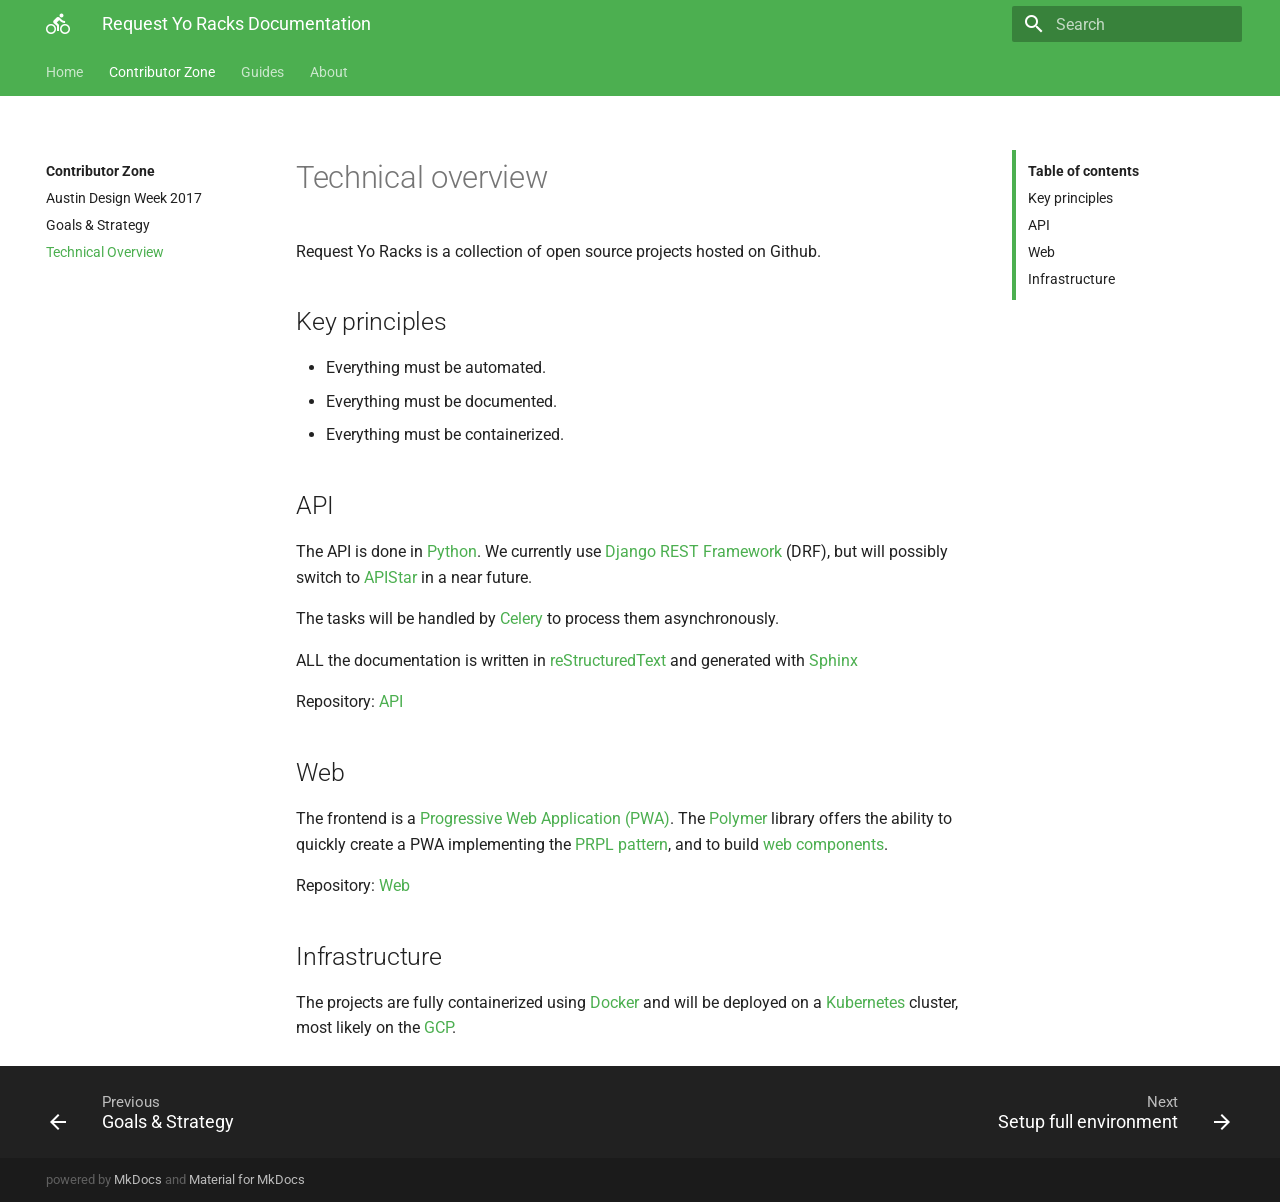
<file: contributor-zone/technical-overview/index.html>
<!DOCTYPE html>
<html lang="en" class="no-js">
  <head>
    
      <meta charset="utf-8">
      <meta name="viewport" content="width=device-width,initial-scale=1">
      <meta http-equiv="x-ua-compatible" content="ie=edge">
      
      
      
      
        <meta name="lang:clipboard.copy" content="Copy to clipboard">
      
        <meta name="lang:clipboard.copied" content="Copied to clipboard">
      
        <meta name="lang:search.language" content="en">
      
        <meta name="lang:search.result.none" content="No matching documents">
      
        <meta name="lang:search.result.one" content="1 matching document">
      
        <meta name="lang:search.result.other" content="# matching documents">
      
        <meta name="lang:search.tokenizer" content="[\s\-]+">
      
      <link rel="shortcut icon" href="../../assets/images/favicon.png">
      <meta name="generator" content="mkdocs-0.17.1, mkdocs-material-2.2.0">
    
    
      
        <title>Technical Overview - Request Yo Racks Documentation</title>
      
    
    
      <link rel="stylesheet" href="../../assets/stylesheets/application.5d3fffba.css">
      
        <link rel="stylesheet" href="../../assets/stylesheets/application-palette.fbd935c7.css">
      
    
    
      <script src="../../assets/javascripts/modernizr.1aa3b519.js"></script>
    
    
      
        <link rel="stylesheet" href="https://fonts.googleapis.com/css?family=Roboto:300,400,400i,700|Roboto+Mono">
        <style>body,input{font-family:"Roboto","Helvetica Neue",Helvetica,Arial,sans-serif}code,kbd,pre{font-family:"Roboto Mono","Courier New",Courier,monospace}</style>
      
      <link rel="stylesheet" href="https://fonts.googleapis.com/icon?family=Material+Icons">
    
    
    
  </head>
  
    
    
    
      <body data-md-color-primary="green" data-md-color-accent="lime">
    
  
    <svg class="md-svg">
      <defs>
        
        
      </defs>
    </svg>
    <input class="md-toggle" data-md-toggle="drawer" type="checkbox" id="drawer">
    <input class="md-toggle" data-md-toggle="search" type="checkbox" id="search">
    <label class="md-overlay" data-md-component="overlay" for="drawer"></label>
    
      <header class="md-header" data-md-component="header">
  <nav class="md-header-nav md-grid">
    <div class="md-flex">
      <div class="md-flex__cell md-flex__cell--shrink">
        <a href="../.." title="Request Yo Racks Documentation" class="md-header-nav__button md-logo">
          
            <i class="md-icon">directions_bike</i>
          
        </a>
      </div>
      <div class="md-flex__cell md-flex__cell--shrink">
        <label class="md-icon md-icon--menu md-header-nav__button" for="drawer"></label>
      </div>
      <div class="md-flex__cell md-flex__cell--stretch">
        <div class="md-flex__ellipsis md-header-nav__title" data-md-component="title">
          
            
              <span class="md-header-nav__topic">
                Request Yo Racks Documentation
              </span>
              <span class="md-header-nav__topic">
                Technical Overview
              </span>
            
          
        </div>
      </div>
      <div class="md-flex__cell md-flex__cell--shrink">
        
          
            <label class="md-icon md-icon--search md-header-nav__button" for="search"></label>
            
<div class="md-search" data-md-component="search" role="dialog">
  <label class="md-search__overlay" for="search"></label>
  <div class="md-search__inner">
    <form class="md-search__form" name="search">
      <input type="text" class="md-search__input" name="query" required placeholder="Search" autocapitalize="off" autocorrect="off" autocomplete="off" spellcheck="false" data-md-component="query">
      <label class="md-icon md-search__icon" for="search"></label>
      <button type="reset" class="md-icon md-search__icon" data-md-component="reset">&#xE5CD;</button>
    </form>
    <div class="md-search__output">
      <div class="md-search__scrollwrap" data-md-scrollfix>
        <div class="md-search-result" data-md-component="result">
          <div class="md-search-result__meta">
            Type to start searching
          </div>
          <ol class="md-search-result__list"></ol>
        </div>
      </div>
    </div>
  </div>
</div>
          
        
      </div>
      
    </div>
  </nav>
</header>
    
    <div class="md-container">
      
        
      
      
        

  

<nav class="md-tabs md-tabs--active" data-md-component="tabs">
  <div class="md-tabs__inner md-grid">
    <ul class="md-tabs__list">
      
        
  <li class="md-tabs__item">
    
      <a href="../.." title="Home" class="md-tabs__link">
        Home
      </a>
    
  </li>

      
        
  
  
    <li class="md-tabs__item">
      
        <a href="../adw-2017/" title="Contributor Zone" class="md-tabs__link md-tabs__link--active">
          Contributor Zone
        </a>
      
    </li>
  

      
        
  
  
    <li class="md-tabs__item">
      
        <a href="../../guides/setup-full-environment/" title="Guides" class="md-tabs__link">
          Guides
        </a>
      
    </li>
  

      
        
  
  
    <li class="md-tabs__item">
      
        <a href="../../about/license/" title="About" class="md-tabs__link">
          About
        </a>
      
    </li>
  

      
    </ul>
  </div>
</nav>
      
      <main class="md-main">
        <div class="md-main__inner md-grid" data-md-component="container">
          
            
              <div class="md-sidebar md-sidebar--primary" data-md-component="navigation">
                <div class="md-sidebar__scrollwrap">
                  <div class="md-sidebar__inner">
                    <nav class="md-nav md-nav--primary" data-md-level="0">
  <label class="md-nav__title md-nav__title--site" for="drawer">
    <span class="md-nav__button md-logo">
      
        <i class="md-icon">directions_bike</i>
      
    </span>
    Request Yo Racks Documentation
  </label>
  
  <ul class="md-nav__list" data-md-scrollfix>
    
      
      
      


  <li class="md-nav__item">
    <a href="../.." title="Home" class="md-nav__link">
      Home
    </a>
  </li>

    
      
      
      

  


  <li class="md-nav__item md-nav__item--active md-nav__item--nested">
    
      <input class="md-toggle md-nav__toggle" data-md-toggle="nav-2" type="checkbox" id="nav-2" checked>
    
    <label class="md-nav__link" for="nav-2">
      Contributor Zone
    </label>
    <nav class="md-nav" data-md-component="collapsible" data-md-level="1">
      <label class="md-nav__title" for="nav-2">
        Contributor Zone
      </label>
      <ul class="md-nav__list" data-md-scrollfix>
        
        
          
          
          


  <li class="md-nav__item">
    <a href="../adw-2017/" title="Austin Design Week 2017" class="md-nav__link">
      Austin Design Week 2017
    </a>
  </li>

        
          
          
          


  <li class="md-nav__item">
    <a href="../goals-strategy/" title="Goals & Strategy" class="md-nav__link">
      Goals & Strategy
    </a>
  </li>

        
          
          
          

  


  <li class="md-nav__item md-nav__item--active">
    
    <input class="md-toggle md-nav__toggle" data-md-toggle="toc" type="checkbox" id="toc">
    
      
    
    
      <label class="md-nav__link md-nav__link--active" for="toc">
        Technical Overview
      </label>
    
    <a href="./" title="Technical Overview" class="md-nav__link md-nav__link--active">
      Technical Overview
    </a>
    
      
<nav class="md-nav md-nav--secondary">
  
  
    
  
  
    <label class="md-nav__title" for="toc">Table of contents</label>
    <ul class="md-nav__list" data-md-scrollfix>
      
        <li class="md-nav__item">
  <a href="#key-principles" title="Key principles" class="md-nav__link">
    Key principles
  </a>
  
</li>
      
        <li class="md-nav__item">
  <a href="#api" title="API" class="md-nav__link">
    API
  </a>
  
</li>
      
        <li class="md-nav__item">
  <a href="#web" title="Web" class="md-nav__link">
    Web
  </a>
  
</li>
      
        <li class="md-nav__item">
  <a href="#infrastructure" title="Infrastructure" class="md-nav__link">
    Infrastructure
  </a>
  
</li>
      
      
      
    </ul>
  
</nav>
    
  </li>

        
      </ul>
    </nav>
  </li>

    
      
      
      


  <li class="md-nav__item md-nav__item--nested">
    
      <input class="md-toggle md-nav__toggle" data-md-toggle="nav-3" type="checkbox" id="nav-3">
    
    <label class="md-nav__link" for="nav-3">
      Guides
    </label>
    <nav class="md-nav" data-md-component="collapsible" data-md-level="1">
      <label class="md-nav__title" for="nav-3">
        Guides
      </label>
      <ul class="md-nav__list" data-md-scrollfix>
        
        
          
          
          


  <li class="md-nav__item">
    <a href="../../guides/setup-full-environment/" title="Setup full environment" class="md-nav__link">
      Setup full environment
    </a>
  </li>

        
      </ul>
    </nav>
  </li>

    
      
      
      


  <li class="md-nav__item md-nav__item--nested">
    
      <input class="md-toggle md-nav__toggle" data-md-toggle="nav-4" type="checkbox" id="nav-4">
    
    <label class="md-nav__link" for="nav-4">
      About
    </label>
    <nav class="md-nav" data-md-component="collapsible" data-md-level="1">
      <label class="md-nav__title" for="nav-4">
        About
      </label>
      <ul class="md-nav__list" data-md-scrollfix>
        
        
          
          
          


  <li class="md-nav__item">
    <a href="../../about/license/" title="License" class="md-nav__link">
      License
    </a>
  </li>

        
      </ul>
    </nav>
  </li>

    
  </ul>
</nav>
                  </div>
                </div>
              </div>
            
            
              <div class="md-sidebar md-sidebar--secondary" data-md-component="toc">
                <div class="md-sidebar__scrollwrap">
                  <div class="md-sidebar__inner">
                    
<nav class="md-nav md-nav--secondary">
  
  
    
  
  
    <label class="md-nav__title" for="toc">Table of contents</label>
    <ul class="md-nav__list" data-md-scrollfix>
      
        <li class="md-nav__item">
  <a href="#key-principles" title="Key principles" class="md-nav__link">
    Key principles
  </a>
  
</li>
      
        <li class="md-nav__item">
  <a href="#api" title="API" class="md-nav__link">
    API
  </a>
  
</li>
      
        <li class="md-nav__item">
  <a href="#web" title="Web" class="md-nav__link">
    Web
  </a>
  
</li>
      
        <li class="md-nav__item">
  <a href="#infrastructure" title="Infrastructure" class="md-nav__link">
    Infrastructure
  </a>
  
</li>
      
      
      
    </ul>
  
</nav>
                  </div>
                </div>
              </div>
            
          
          <div class="md-content">
            <article class="md-content__inner md-typeset">
              
                
                
                <h1 id="technical-overview">Technical overview<a class="headerlink" href="#technical-overview" title="Permanent link">&para;</a></h1>
<p>Request Yo Racks is a collection of open source projects hosted on Github.</p>
<h2 id="key-principles">Key principles<a class="headerlink" href="#key-principles" title="Permanent link">&para;</a></h2>
<ul>
<li>Everything must be automated.</li>
<li>Everything must be documented.</li>
<li>Everything must be containerized.</li>
</ul>
<h2 id="api">API<a class="headerlink" href="#api" title="Permanent link">&para;</a></h2>
<p>The API is done in <a href="https://www.python.org/">Python</a>. We currently use <a href="http://www.django-rest-framework.org/">Django REST Framework</a> (DRF), but will possibly switch to <a href="https://github.com/encode/apistar">APIStar</a> in a near future.</p>
<p>The tasks will be handled by <a href="http://docs.celeryproject.org/en/latest/index.html">Celery</a> to process them asynchronously.</p>
<p>ALL the documentation is written in <a href="ttp://thomas-cokelaer.info/tutorials/sphinx/rest_syntax.html">reStructuredText</a> and generated with <a href="http://www.sphinx-doc.org/en/stable/">Sphinx</a></p>
<p>Repository: <a href="https://github.com/request-yo-racks/api">API</a></p>
<h2 id="web">Web<a class="headerlink" href="#web" title="Permanent link">&para;</a></h2>
<p>The frontend is a <a href="https://developers.google.com/web/progressive-web-apps/">Progressive Web Application (PWA)</a>. The <a href="https://www.polymer-project.org/">Polymer</a> library offers the ability to quickly create a PWA implementing the <a href="https://developers.google.com/web/fundamentals/performance/prpl-pattern/">PRPL pattern</a>, and to build<a href="https://www.webcomponents.org/"> web components</a>.</p>
<p>Repository: <a href="https://github.com/request-yo-racks/web">Web</a></p>
<h2 id="infrastructure">Infrastructure<a class="headerlink" href="#infrastructure" title="Permanent link">&para;</a></h2>
<p>The projects are fully containerized using <a href="https://docs.docker.com/engine/understanding-docker/">Docker</a> and will be deployed on a <a href="https://kubernetes.io/">Kubernetes</a> cluster, most likely on the <a href="https://cloud.google.com/">GCP</a>.</p>
                
                  
                
              
              
                
              
            </article>
          </div>
        </div>
      </main>
      
        
<footer class="md-footer">
  
    <div class="md-footer-nav">
      <nav class="md-footer-nav__inner md-grid">
        
          <a href="../goals-strategy/" title="Goals & Strategy" class="md-flex md-footer-nav__link md-footer-nav__link--prev" rel="prev">
            <div class="md-flex__cell md-flex__cell--shrink">
              <i class="md-icon md-icon--arrow-back md-footer-nav__button"></i>
            </div>
            <div class="md-flex__cell md-flex__cell--stretch md-footer-nav__title">
              <span class="md-flex__ellipsis">
                <span class="md-footer-nav__direction">
                  Previous
                </span>
                Goals & Strategy
              </span>
            </div>
          </a>
        
        
          <a href="../../guides/setup-full-environment/" title="Setup full environment" class="md-flex md-footer-nav__link md-footer-nav__link--next" rel="next">
            <div class="md-flex__cell md-flex__cell--stretch md-footer-nav__title">
              <span class="md-flex__ellipsis">
                <span class="md-footer-nav__direction">
                  Next
                </span>
                Setup full environment
              </span>
            </div>
            <div class="md-flex__cell md-flex__cell--shrink">
              <i class="md-icon md-icon--arrow-forward md-footer-nav__button"></i>
            </div>
          </a>
        
      </nav>
    </div>
  
  <div class="md-footer-meta md-typeset">
    <div class="md-footer-meta__inner md-grid">
      <div class="md-footer-copyright">
        
        powered by
        <a href="http://www.mkdocs.org">MkDocs</a>
        and
        <a href="https://squidfunk.github.io/mkdocs-material/">
          Material for MkDocs</a>
      </div>
      
        
      
    </div>
  </div>
</footer>
      
    </div>
    
      <script src="../../assets/javascripts/application.6cdc17f0.js"></script>
      
      <script>app.initialize({version:"0.17.1",url:{base:"../.."}})</script>
      
    
    
      
    
  </body>
</html>
</file>
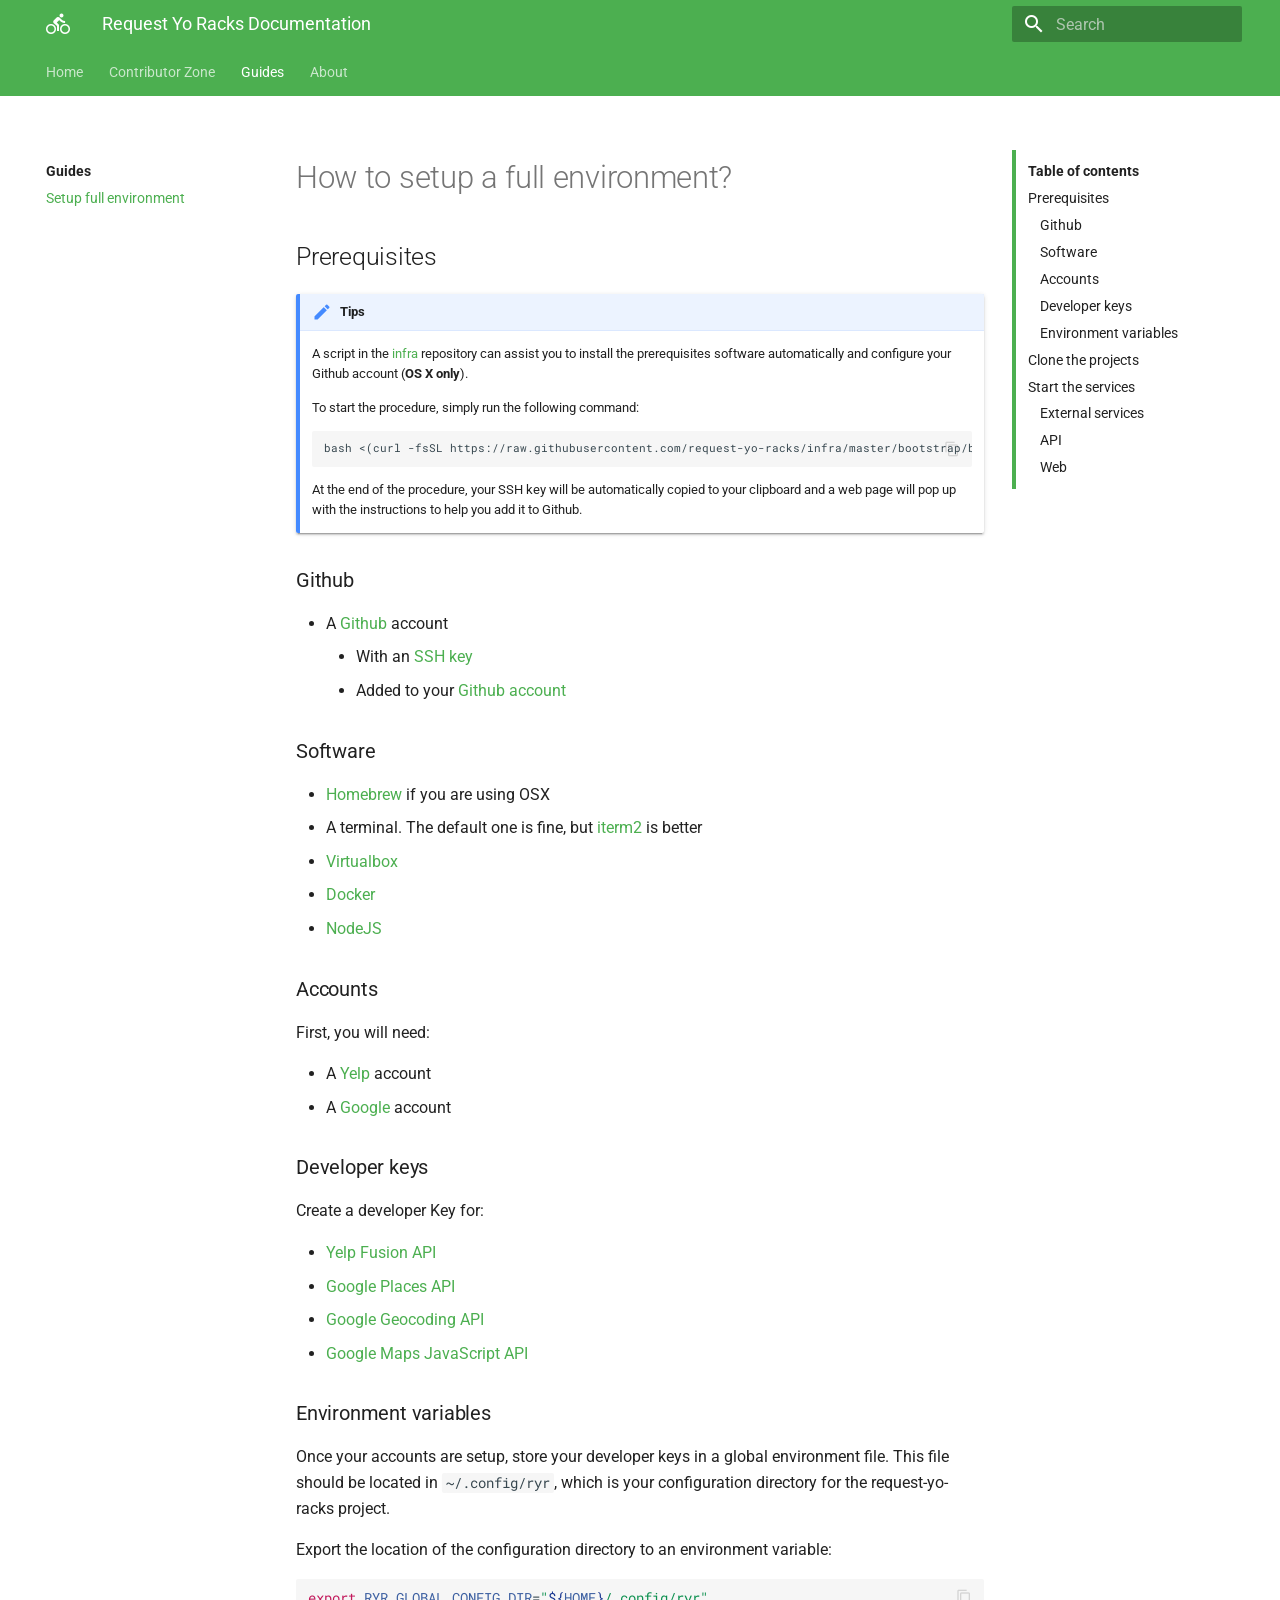
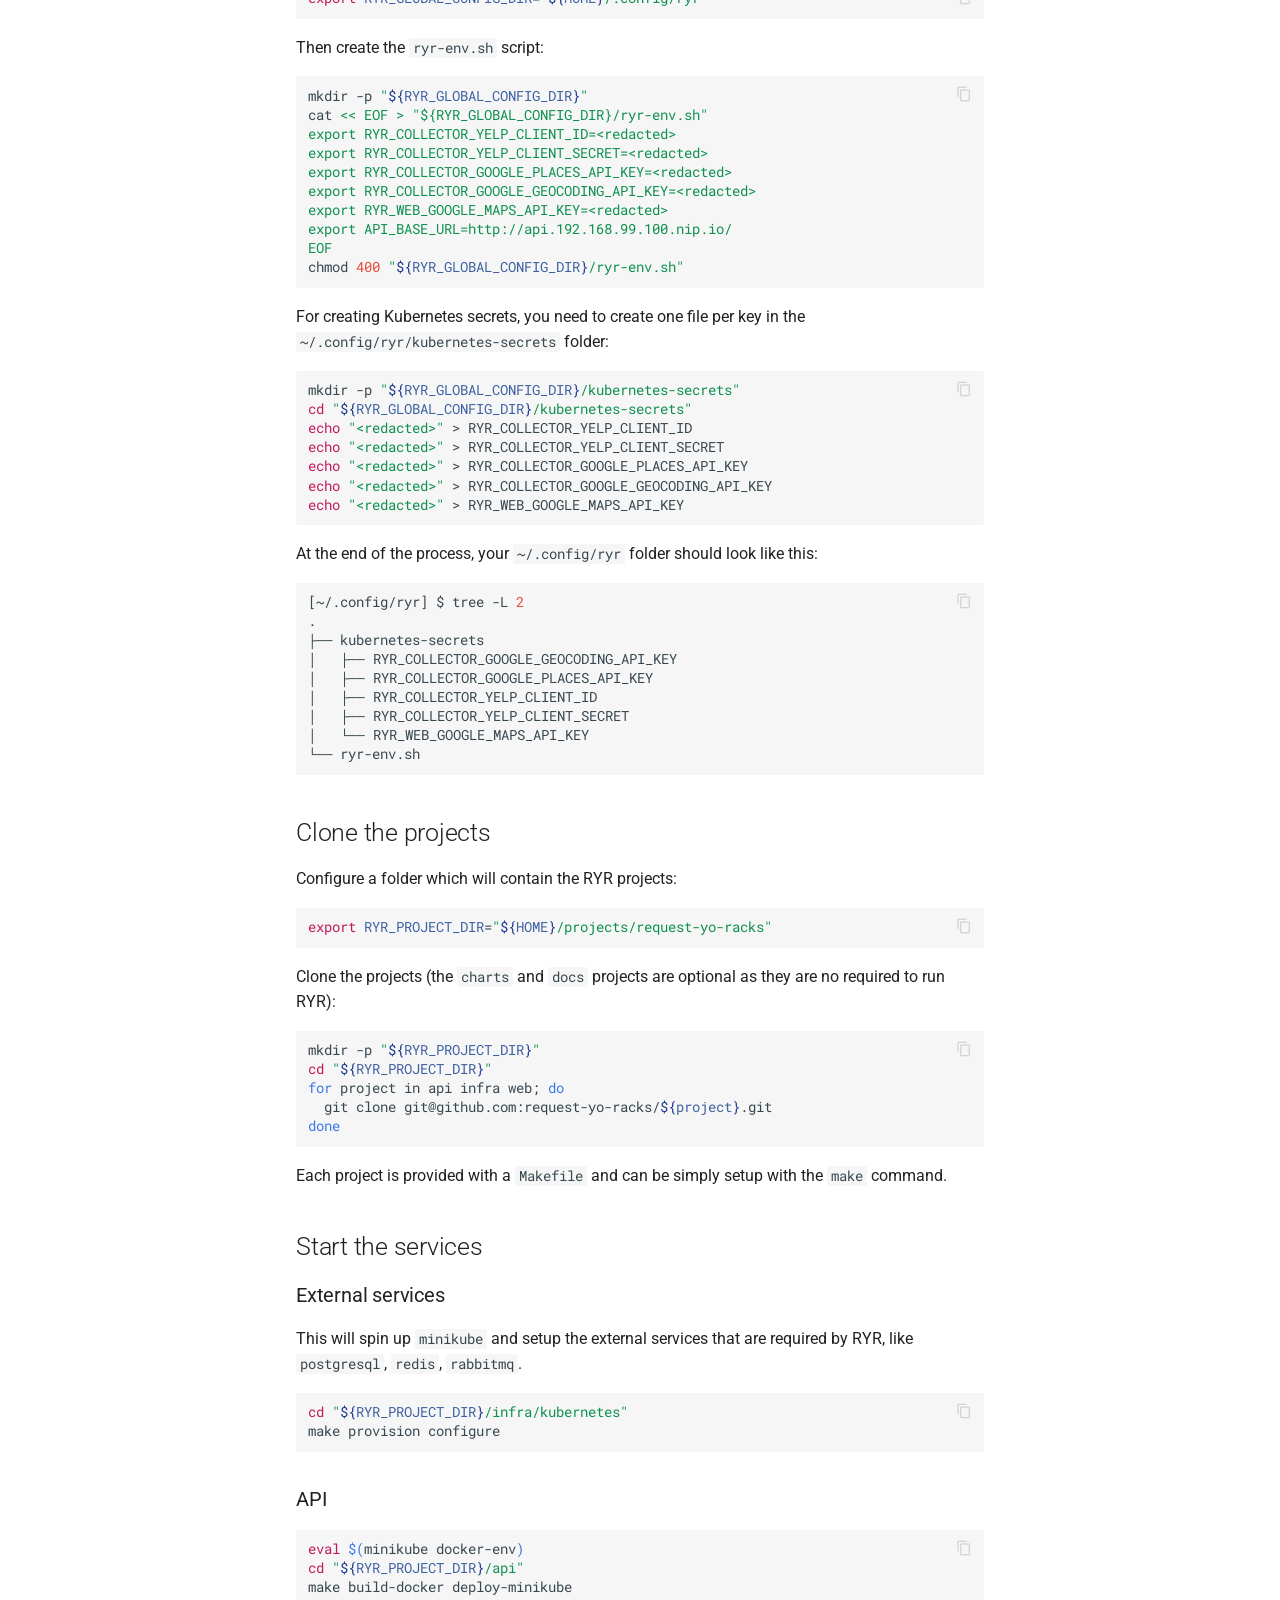
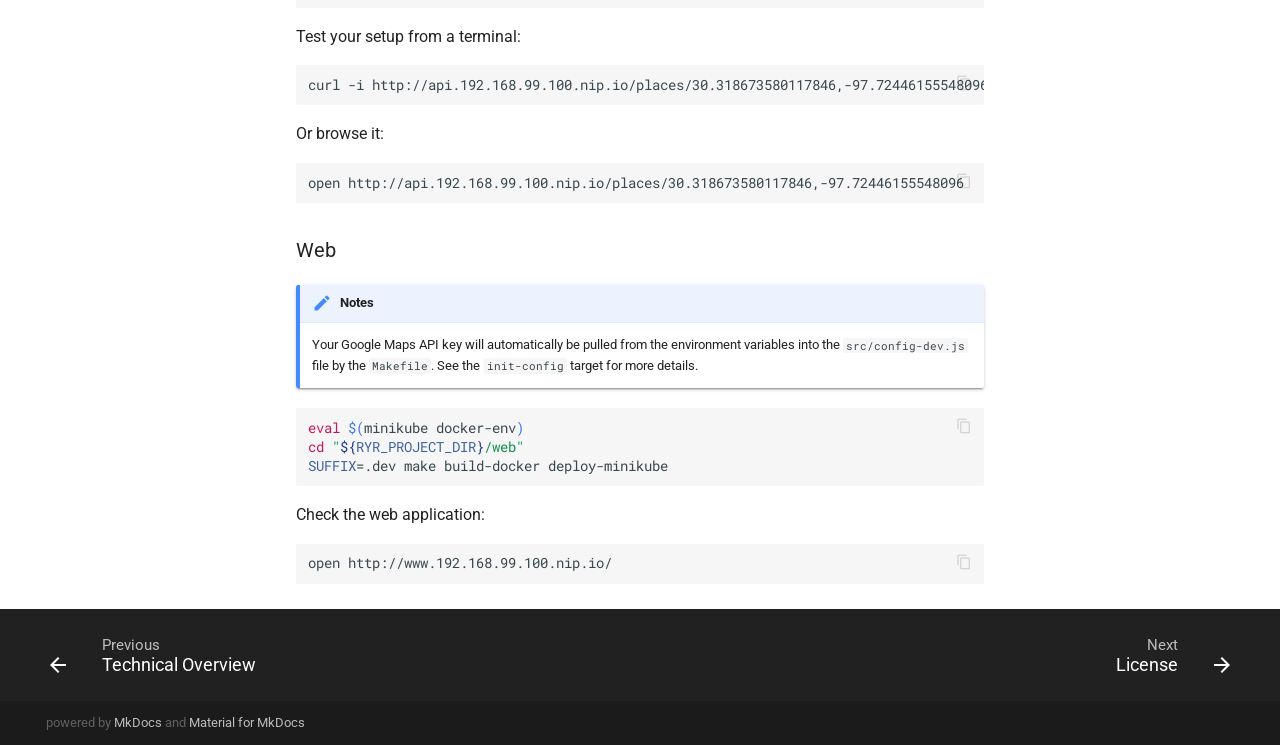
<file: guides/setup-full-environment/index.html>
<!DOCTYPE html>
<html lang="en" class="no-js">
  <head>
    
      <meta charset="utf-8">
      <meta name="viewport" content="width=device-width,initial-scale=1">
      <meta http-equiv="x-ua-compatible" content="ie=edge">
      
      
      
      
        <meta name="lang:clipboard.copy" content="Copy to clipboard">
      
        <meta name="lang:clipboard.copied" content="Copied to clipboard">
      
        <meta name="lang:search.language" content="en">
      
        <meta name="lang:search.result.none" content="No matching documents">
      
        <meta name="lang:search.result.one" content="1 matching document">
      
        <meta name="lang:search.result.other" content="# matching documents">
      
        <meta name="lang:search.tokenizer" content="[\s\-]+">
      
      <link rel="shortcut icon" href="../../assets/images/favicon.png">
      <meta name="generator" content="mkdocs-0.17.1, mkdocs-material-2.2.0">
    
    
      
        <title>Setup full environment - Request Yo Racks Documentation</title>
      
    
    
      <link rel="stylesheet" href="../../assets/stylesheets/application.5d3fffba.css">
      
        <link rel="stylesheet" href="../../assets/stylesheets/application-palette.fbd935c7.css">
      
    
    
      <script src="../../assets/javascripts/modernizr.1aa3b519.js"></script>
    
    
      
        <link rel="stylesheet" href="https://fonts.googleapis.com/css?family=Roboto:300,400,400i,700|Roboto+Mono">
        <style>body,input{font-family:"Roboto","Helvetica Neue",Helvetica,Arial,sans-serif}code,kbd,pre{font-family:"Roboto Mono","Courier New",Courier,monospace}</style>
      
      <link rel="stylesheet" href="https://fonts.googleapis.com/icon?family=Material+Icons">
    
    
    
  </head>
  
    
    
    
      <body data-md-color-primary="green" data-md-color-accent="lime">
    
  
    <svg class="md-svg">
      <defs>
        
        
      </defs>
    </svg>
    <input class="md-toggle" data-md-toggle="drawer" type="checkbox" id="drawer">
    <input class="md-toggle" data-md-toggle="search" type="checkbox" id="search">
    <label class="md-overlay" data-md-component="overlay" for="drawer"></label>
    
      <header class="md-header" data-md-component="header">
  <nav class="md-header-nav md-grid">
    <div class="md-flex">
      <div class="md-flex__cell md-flex__cell--shrink">
        <a href="../.." title="Request Yo Racks Documentation" class="md-header-nav__button md-logo">
          
            <i class="md-icon">directions_bike</i>
          
        </a>
      </div>
      <div class="md-flex__cell md-flex__cell--shrink">
        <label class="md-icon md-icon--menu md-header-nav__button" for="drawer"></label>
      </div>
      <div class="md-flex__cell md-flex__cell--stretch">
        <div class="md-flex__ellipsis md-header-nav__title" data-md-component="title">
          
            
              <span class="md-header-nav__topic">
                Request Yo Racks Documentation
              </span>
              <span class="md-header-nav__topic">
                Setup full environment
              </span>
            
          
        </div>
      </div>
      <div class="md-flex__cell md-flex__cell--shrink">
        
          
            <label class="md-icon md-icon--search md-header-nav__button" for="search"></label>
            
<div class="md-search" data-md-component="search" role="dialog">
  <label class="md-search__overlay" for="search"></label>
  <div class="md-search__inner">
    <form class="md-search__form" name="search">
      <input type="text" class="md-search__input" name="query" required placeholder="Search" autocapitalize="off" autocorrect="off" autocomplete="off" spellcheck="false" data-md-component="query">
      <label class="md-icon md-search__icon" for="search"></label>
      <button type="reset" class="md-icon md-search__icon" data-md-component="reset">&#xE5CD;</button>
    </form>
    <div class="md-search__output">
      <div class="md-search__scrollwrap" data-md-scrollfix>
        <div class="md-search-result" data-md-component="result">
          <div class="md-search-result__meta">
            Type to start searching
          </div>
          <ol class="md-search-result__list"></ol>
        </div>
      </div>
    </div>
  </div>
</div>
          
        
      </div>
      
    </div>
  </nav>
</header>
    
    <div class="md-container">
      
        
      
      
        

  

<nav class="md-tabs md-tabs--active" data-md-component="tabs">
  <div class="md-tabs__inner md-grid">
    <ul class="md-tabs__list">
      
        
  <li class="md-tabs__item">
    
      <a href="../.." title="Home" class="md-tabs__link">
        Home
      </a>
    
  </li>

      
        
  
  
    <li class="md-tabs__item">
      
        <a href="../../contributor-zone/adw-2017/" title="Contributor Zone" class="md-tabs__link">
          Contributor Zone
        </a>
      
    </li>
  

      
        
  
  
    <li class="md-tabs__item">
      
        <a href="./" title="Guides" class="md-tabs__link md-tabs__link--active">
          Guides
        </a>
      
    </li>
  

      
        
  
  
    <li class="md-tabs__item">
      
        <a href="../../about/license/" title="About" class="md-tabs__link">
          About
        </a>
      
    </li>
  

      
    </ul>
  </div>
</nav>
      
      <main class="md-main">
        <div class="md-main__inner md-grid" data-md-component="container">
          
            
              <div class="md-sidebar md-sidebar--primary" data-md-component="navigation">
                <div class="md-sidebar__scrollwrap">
                  <div class="md-sidebar__inner">
                    <nav class="md-nav md-nav--primary" data-md-level="0">
  <label class="md-nav__title md-nav__title--site" for="drawer">
    <span class="md-nav__button md-logo">
      
        <i class="md-icon">directions_bike</i>
      
    </span>
    Request Yo Racks Documentation
  </label>
  
  <ul class="md-nav__list" data-md-scrollfix>
    
      
      
      


  <li class="md-nav__item">
    <a href="../.." title="Home" class="md-nav__link">
      Home
    </a>
  </li>

    
      
      
      


  <li class="md-nav__item md-nav__item--nested">
    
      <input class="md-toggle md-nav__toggle" data-md-toggle="nav-2" type="checkbox" id="nav-2">
    
    <label class="md-nav__link" for="nav-2">
      Contributor Zone
    </label>
    <nav class="md-nav" data-md-component="collapsible" data-md-level="1">
      <label class="md-nav__title" for="nav-2">
        Contributor Zone
      </label>
      <ul class="md-nav__list" data-md-scrollfix>
        
        
          
          
          


  <li class="md-nav__item">
    <a href="../../contributor-zone/adw-2017/" title="Austin Design Week 2017" class="md-nav__link">
      Austin Design Week 2017
    </a>
  </li>

        
          
          
          


  <li class="md-nav__item">
    <a href="../../contributor-zone/goals-strategy/" title="Goals & Strategy" class="md-nav__link">
      Goals & Strategy
    </a>
  </li>

        
          
          
          


  <li class="md-nav__item">
    <a href="../../contributor-zone/technical-overview/" title="Technical Overview" class="md-nav__link">
      Technical Overview
    </a>
  </li>

        
      </ul>
    </nav>
  </li>

    
      
      
      

  


  <li class="md-nav__item md-nav__item--active md-nav__item--nested">
    
      <input class="md-toggle md-nav__toggle" data-md-toggle="nav-3" type="checkbox" id="nav-3" checked>
    
    <label class="md-nav__link" for="nav-3">
      Guides
    </label>
    <nav class="md-nav" data-md-component="collapsible" data-md-level="1">
      <label class="md-nav__title" for="nav-3">
        Guides
      </label>
      <ul class="md-nav__list" data-md-scrollfix>
        
        
          
          
          

  


  <li class="md-nav__item md-nav__item--active">
    
    <input class="md-toggle md-nav__toggle" data-md-toggle="toc" type="checkbox" id="toc">
    
      
    
    
      <label class="md-nav__link md-nav__link--active" for="toc">
        Setup full environment
      </label>
    
    <a href="./" title="Setup full environment" class="md-nav__link md-nav__link--active">
      Setup full environment
    </a>
    
      
<nav class="md-nav md-nav--secondary">
  
  
    
  
  
    <label class="md-nav__title" for="toc">Table of contents</label>
    <ul class="md-nav__list" data-md-scrollfix>
      
        <li class="md-nav__item">
  <a href="#prerequisites" title="Prerequisites" class="md-nav__link">
    Prerequisites
  </a>
  
    <nav class="md-nav">
      <ul class="md-nav__list">
        
          <li class="md-nav__item">
  <a href="#github" title="Github" class="md-nav__link">
    Github
  </a>
  
</li>
        
          <li class="md-nav__item">
  <a href="#software" title="Software" class="md-nav__link">
    Software
  </a>
  
</li>
        
          <li class="md-nav__item">
  <a href="#accounts" title="Accounts" class="md-nav__link">
    Accounts
  </a>
  
</li>
        
          <li class="md-nav__item">
  <a href="#developer-keys" title="Developer keys" class="md-nav__link">
    Developer keys
  </a>
  
</li>
        
          <li class="md-nav__item">
  <a href="#environment-variables" title="Environment variables" class="md-nav__link">
    Environment variables
  </a>
  
</li>
        
      </ul>
    </nav>
  
</li>
      
        <li class="md-nav__item">
  <a href="#clone-the-projects" title="Clone the projects" class="md-nav__link">
    Clone the projects
  </a>
  
</li>
      
        <li class="md-nav__item">
  <a href="#start-the-services" title="Start the services" class="md-nav__link">
    Start the services
  </a>
  
    <nav class="md-nav">
      <ul class="md-nav__list">
        
          <li class="md-nav__item">
  <a href="#external-services" title="External services" class="md-nav__link">
    External services
  </a>
  
</li>
        
          <li class="md-nav__item">
  <a href="#api" title="API" class="md-nav__link">
    API
  </a>
  
</li>
        
          <li class="md-nav__item">
  <a href="#web" title="Web" class="md-nav__link">
    Web
  </a>
  
</li>
        
      </ul>
    </nav>
  
</li>
      
      
      
    </ul>
  
</nav>
    
  </li>

        
      </ul>
    </nav>
  </li>

    
      
      
      


  <li class="md-nav__item md-nav__item--nested">
    
      <input class="md-toggle md-nav__toggle" data-md-toggle="nav-4" type="checkbox" id="nav-4">
    
    <label class="md-nav__link" for="nav-4">
      About
    </label>
    <nav class="md-nav" data-md-component="collapsible" data-md-level="1">
      <label class="md-nav__title" for="nav-4">
        About
      </label>
      <ul class="md-nav__list" data-md-scrollfix>
        
        
          
          
          


  <li class="md-nav__item">
    <a href="../../about/license/" title="License" class="md-nav__link">
      License
    </a>
  </li>

        
      </ul>
    </nav>
  </li>

    
  </ul>
</nav>
                  </div>
                </div>
              </div>
            
            
              <div class="md-sidebar md-sidebar--secondary" data-md-component="toc">
                <div class="md-sidebar__scrollwrap">
                  <div class="md-sidebar__inner">
                    
<nav class="md-nav md-nav--secondary">
  
  
    
  
  
    <label class="md-nav__title" for="toc">Table of contents</label>
    <ul class="md-nav__list" data-md-scrollfix>
      
        <li class="md-nav__item">
  <a href="#prerequisites" title="Prerequisites" class="md-nav__link">
    Prerequisites
  </a>
  
    <nav class="md-nav">
      <ul class="md-nav__list">
        
          <li class="md-nav__item">
  <a href="#github" title="Github" class="md-nav__link">
    Github
  </a>
  
</li>
        
          <li class="md-nav__item">
  <a href="#software" title="Software" class="md-nav__link">
    Software
  </a>
  
</li>
        
          <li class="md-nav__item">
  <a href="#accounts" title="Accounts" class="md-nav__link">
    Accounts
  </a>
  
</li>
        
          <li class="md-nav__item">
  <a href="#developer-keys" title="Developer keys" class="md-nav__link">
    Developer keys
  </a>
  
</li>
        
          <li class="md-nav__item">
  <a href="#environment-variables" title="Environment variables" class="md-nav__link">
    Environment variables
  </a>
  
</li>
        
      </ul>
    </nav>
  
</li>
      
        <li class="md-nav__item">
  <a href="#clone-the-projects" title="Clone the projects" class="md-nav__link">
    Clone the projects
  </a>
  
</li>
      
        <li class="md-nav__item">
  <a href="#start-the-services" title="Start the services" class="md-nav__link">
    Start the services
  </a>
  
    <nav class="md-nav">
      <ul class="md-nav__list">
        
          <li class="md-nav__item">
  <a href="#external-services" title="External services" class="md-nav__link">
    External services
  </a>
  
</li>
        
          <li class="md-nav__item">
  <a href="#api" title="API" class="md-nav__link">
    API
  </a>
  
</li>
        
          <li class="md-nav__item">
  <a href="#web" title="Web" class="md-nav__link">
    Web
  </a>
  
</li>
        
      </ul>
    </nav>
  
</li>
      
      
      
    </ul>
  
</nav>
                  </div>
                </div>
              </div>
            
          
          <div class="md-content">
            <article class="md-content__inner md-typeset">
              
                
                
                <h1 id="how-to-setup-a-full-environment">How to setup a full environment?<a class="headerlink" href="#how-to-setup-a-full-environment" title="Permanent link">&para;</a></h1>
<h2 id="prerequisites">Prerequisites<a class="headerlink" href="#prerequisites" title="Permanent link">&para;</a></h2>
<div class="admonition tips">
<p class="admonition-title">Tips</p>
<p>A script in the
<a href="https://github.com/request-yo-racks/infra/tree/master/bootstrap/bootstrap.sh">infra</a>
repository can assist you to install the prerequisites software automatically and configure your Github account
(<strong>OS X only</strong>).</p>
<p>To start the procedure, simply run the following command:
<div class="codehilite"><pre><span></span>bash &lt;<span class="o">(</span>curl -fsSL https://raw.githubusercontent.com/request-yo-racks/infra/master/bootstrap/bootstrap-osx.sh<span class="o">)</span>
</pre></div></p>
<p>At the end of the procedure, your SSH key will be automatically copied to your clipboard and
a web page will pop up with the instructions to help you add it to Github.</p>
</div>
<h3 id="github">Github<a class="headerlink" href="#github" title="Permanent link">&para;</a></h3>
<ul>
<li>A <a href="../github.com">Github</a> account<ul>
<li>With an <a href="https://help.github.com/articles/generating-a-new-ssh-key-and-adding-it-to-the-ssh-agent/">SSH key</a></li>
<li>Added to your <a href="https://help.github.com/articles/adding-a-new-ssh-key-to-your-github-account/">Github account</a></li>
</ul>
</li>
</ul>
<h3 id="software">Software<a class="headerlink" href="#software" title="Permanent link">&para;</a></h3>
<ul>
<li><a href="https://brew.sh/">Homebrew</a> if you are using OSX</li>
<li>A terminal. The default one is fine, but <a href="https://iterm2.com/">iterm2</a> is better</li>
<li><a href="https://www.virtualbox.org/">Virtualbox</a></li>
<li><a href="https://docs.docker.com/docker-for-mac/install/">Docker</a></li>
<li><a href="https://nodejs.org/en/">NodeJS</a></li>
</ul>
<h3 id="accounts">Accounts<a class="headerlink" href="#accounts" title="Permanent link">&para;</a></h3>
<p>First, you will need:</p>
<ul>
<li>A <a href="https://www.yelp.com/signup">Yelp</a> account</li>
<li>A <a href="https://accounts.google.com/SignUp">Google</a> account</li>
</ul>
<h3 id="developer-keys">Developer keys<a class="headerlink" href="#developer-keys" title="Permanent link">&para;</a></h3>
<p>Create a developer Key for:</p>
<ul>
<li><a href="https://www.yelp.com/developers/v3/manage_app">Yelp Fusion API</a></li>
<li><a href="https://developers.google.com/places/web-service">Google Places API</a></li>
<li><a href="https://developers.google.com/maps/documentation/geocoding/get-api-key">Google Geocoding API</a></li>
<li><a href="https://developers.google.com/maps/documentation/javascript/get-api-key">Google Maps JavaScript API</a></li>
</ul>
<h3 id="environment-variables">Environment variables<a class="headerlink" href="#environment-variables" title="Permanent link">&para;</a></h3>
<p>Once your accounts are setup, store your developer keys in a global environment file. This file should be located in
<code>~/.config/ryr</code>, which is your configuration directory for the request-yo-racks project.</p>
<p>Export the location of the configuration directory to an environment variable:
<div class="codehilite"><pre><span></span><span class="nb">export</span> <span class="nv">RYR_GLOBAL_CONFIG_DIR</span><span class="o">=</span><span class="s2">&quot;</span><span class="si">${</span><span class="nv">HOME</span><span class="si">}</span><span class="s2">/.config/ryr&quot;</span>
</pre></div></p>
<p>Then create the <code>ryr-env.sh</code> script:
<div class="codehilite"><pre><span></span>mkdir -p <span class="s2">&quot;</span><span class="si">${</span><span class="nv">RYR_GLOBAL_CONFIG_DIR</span><span class="si">}</span><span class="s2">&quot;</span>
cat <span class="s">&lt;&lt; EOF &gt; &quot;${RYR_GLOBAL_CONFIG_DIR}/ryr-env.sh&quot;</span>
<span class="s">export RYR_COLLECTOR_YELP_CLIENT_ID=&lt;redacted&gt;</span>
<span class="s">export RYR_COLLECTOR_YELP_CLIENT_SECRET=&lt;redacted&gt;</span>
<span class="s">export RYR_COLLECTOR_GOOGLE_PLACES_API_KEY=&lt;redacted&gt;</span>
<span class="s">export RYR_COLLECTOR_GOOGLE_GEOCODING_API_KEY=&lt;redacted&gt;</span>
<span class="s">export RYR_WEB_GOOGLE_MAPS_API_KEY=&lt;redacted&gt;</span>
<span class="s">export API_BASE_URL=http://api.192.168.99.100.nip.io/</span>
<span class="s">EOF</span>
chmod <span class="m">400</span> <span class="s2">&quot;</span><span class="si">${</span><span class="nv">RYR_GLOBAL_CONFIG_DIR</span><span class="si">}</span><span class="s2">/ryr-env.sh&quot;</span>
</pre></div></p>
<p>For creating Kubernetes secrets, you need to create one file per key in the
<code>~/.config/ryr/kubernetes-secrets</code> folder:</p>
<div class="codehilite"><pre><span></span>mkdir -p <span class="s2">&quot;</span><span class="si">${</span><span class="nv">RYR_GLOBAL_CONFIG_DIR</span><span class="si">}</span><span class="s2">/kubernetes-secrets&quot;</span>
<span class="nb">cd</span> <span class="s2">&quot;</span><span class="si">${</span><span class="nv">RYR_GLOBAL_CONFIG_DIR</span><span class="si">}</span><span class="s2">/kubernetes-secrets&quot;</span>
<span class="nb">echo</span> <span class="s2">&quot;&lt;redacted&gt;&quot;</span> &gt; RYR_COLLECTOR_YELP_CLIENT_ID
<span class="nb">echo</span> <span class="s2">&quot;&lt;redacted&gt;&quot;</span> &gt; RYR_COLLECTOR_YELP_CLIENT_SECRET
<span class="nb">echo</span> <span class="s2">&quot;&lt;redacted&gt;&quot;</span> &gt; RYR_COLLECTOR_GOOGLE_PLACES_API_KEY
<span class="nb">echo</span> <span class="s2">&quot;&lt;redacted&gt;&quot;</span> &gt; RYR_COLLECTOR_GOOGLE_GEOCODING_API_KEY
<span class="nb">echo</span> <span class="s2">&quot;&lt;redacted&gt;&quot;</span> &gt; RYR_WEB_GOOGLE_MAPS_API_KEY
</pre></div>

<p>At the end of the process, your <code>~/.config/ryr</code> folder should look like this:
<div class="codehilite"><pre><span></span><span class="o">[</span>~/.config/ryr<span class="o">]</span> $ tree -L <span class="m">2</span>
.
├── kubernetes-secrets
│   ├── RYR_COLLECTOR_GOOGLE_GEOCODING_API_KEY
│   ├── RYR_COLLECTOR_GOOGLE_PLACES_API_KEY
│   ├── RYR_COLLECTOR_YELP_CLIENT_ID
│   ├── RYR_COLLECTOR_YELP_CLIENT_SECRET
│   └── RYR_WEB_GOOGLE_MAPS_API_KEY
└── ryr-env.sh
</pre></div></p>
<h2 id="clone-the-projects">Clone the projects<a class="headerlink" href="#clone-the-projects" title="Permanent link">&para;</a></h2>
<p>Configure a folder which will contain the RYR projects:
<div class="codehilite"><pre><span></span><span class="nb">export</span> <span class="nv">RYR_PROJECT_DIR</span><span class="o">=</span><span class="s2">&quot;</span><span class="si">${</span><span class="nv">HOME</span><span class="si">}</span><span class="s2">/projects/request-yo-racks&quot;</span>
</pre></div></p>
<p>Clone the projects (the <code>charts</code> and <code>docs</code> projects are optional as they are no required to run RYR):
<div class="codehilite"><pre><span></span>mkdir -p <span class="s2">&quot;</span><span class="si">${</span><span class="nv">RYR_PROJECT_DIR</span><span class="si">}</span><span class="s2">&quot;</span>
<span class="nb">cd</span> <span class="s2">&quot;</span><span class="si">${</span><span class="nv">RYR_PROJECT_DIR</span><span class="si">}</span><span class="s2">&quot;</span>
<span class="k">for</span> project in api infra web<span class="p">;</span> <span class="k">do</span>
  git clone git@github.com:request-yo-racks/<span class="si">${</span><span class="nv">project</span><span class="si">}</span>.git
<span class="k">done</span>
</pre></div></p>
<p>Each project is provided with a <code>Makefile</code> and can be simply setup with the <code>make</code> command.</p>
<h2 id="start-the-services">Start the services<a class="headerlink" href="#start-the-services" title="Permanent link">&para;</a></h2>
<h3 id="external-services">External services<a class="headerlink" href="#external-services" title="Permanent link">&para;</a></h3>
<p>This will spin up <code>minikube</code> and setup the external services that are required by RYR, like <code>postgresql</code>, <code>redis</code>,
<code>rabbitmq</code>.</p>
<div class="codehilite"><pre><span></span><span class="nb">cd</span> <span class="s2">&quot;</span><span class="si">${</span><span class="nv">RYR_PROJECT_DIR</span><span class="si">}</span><span class="s2">/infra/kubernetes&quot;</span>
make provision configure
</pre></div>

<h3 id="api">API<a class="headerlink" href="#api" title="Permanent link">&para;</a></h3>
<div class="codehilite"><pre><span></span><span class="nb">eval</span> <span class="k">$(</span>minikube docker-env<span class="k">)</span>
<span class="nb">cd</span> <span class="s2">&quot;</span><span class="si">${</span><span class="nv">RYR_PROJECT_DIR</span><span class="si">}</span><span class="s2">/api&quot;</span>
make build-docker deploy-minikube
</pre></div>

<p>Test your setup from a terminal:
<div class="codehilite"><pre><span></span>curl -i http://api.192.168.99.100.nip.io/places/30.318673580117846,-97.72446155548096
</pre></div>
Or browse it:
<div class="codehilite"><pre><span></span>open http://api.192.168.99.100.nip.io/places/30.318673580117846,-97.72446155548096
</pre></div></p>
<h3 id="web">Web<a class="headerlink" href="#web" title="Permanent link">&para;</a></h3>
<div class="admonition notes">
<p class="admonition-title">Notes</p>
<p>Your Google Maps API key will automatically be pulled from the environment variables into the <code>src/config-dev.js</code>
file by the <code>Makefile</code>. See the <code>init-config</code> target for more details.</p>
</div>
<div class="codehilite"><pre><span></span><span class="nb">eval</span> <span class="k">$(</span>minikube docker-env<span class="k">)</span>
<span class="nb">cd</span> <span class="s2">&quot;</span><span class="si">${</span><span class="nv">RYR_PROJECT_DIR</span><span class="si">}</span><span class="s2">/web&quot;</span>
<span class="nv">SUFFIX</span><span class="o">=</span>.dev make build-docker deploy-minikube
</pre></div>

<p>Check the web application:
<div class="codehilite"><pre><span></span>open http://www.192.168.99.100.nip.io/
</pre></div></p>
                
                  
                
              
              
                
              
            </article>
          </div>
        </div>
      </main>
      
        
<footer class="md-footer">
  
    <div class="md-footer-nav">
      <nav class="md-footer-nav__inner md-grid">
        
          <a href="../../contributor-zone/technical-overview/" title="Technical Overview" class="md-flex md-footer-nav__link md-footer-nav__link--prev" rel="prev">
            <div class="md-flex__cell md-flex__cell--shrink">
              <i class="md-icon md-icon--arrow-back md-footer-nav__button"></i>
            </div>
            <div class="md-flex__cell md-flex__cell--stretch md-footer-nav__title">
              <span class="md-flex__ellipsis">
                <span class="md-footer-nav__direction">
                  Previous
                </span>
                Technical Overview
              </span>
            </div>
          </a>
        
        
          <a href="../../about/license/" title="License" class="md-flex md-footer-nav__link md-footer-nav__link--next" rel="next">
            <div class="md-flex__cell md-flex__cell--stretch md-footer-nav__title">
              <span class="md-flex__ellipsis">
                <span class="md-footer-nav__direction">
                  Next
                </span>
                License
              </span>
            </div>
            <div class="md-flex__cell md-flex__cell--shrink">
              <i class="md-icon md-icon--arrow-forward md-footer-nav__button"></i>
            </div>
          </a>
        
      </nav>
    </div>
  
  <div class="md-footer-meta md-typeset">
    <div class="md-footer-meta__inner md-grid">
      <div class="md-footer-copyright">
        
        powered by
        <a href="http://www.mkdocs.org">MkDocs</a>
        and
        <a href="https://squidfunk.github.io/mkdocs-material/">
          Material for MkDocs</a>
      </div>
      
        
      
    </div>
  </div>
</footer>
      
    </div>
    
      <script src="../../assets/javascripts/application.6cdc17f0.js"></script>
      
      <script>app.initialize({version:"0.17.1",url:{base:"../.."}})</script>
      
    
    
      
    
  </body>
</html>
</file>
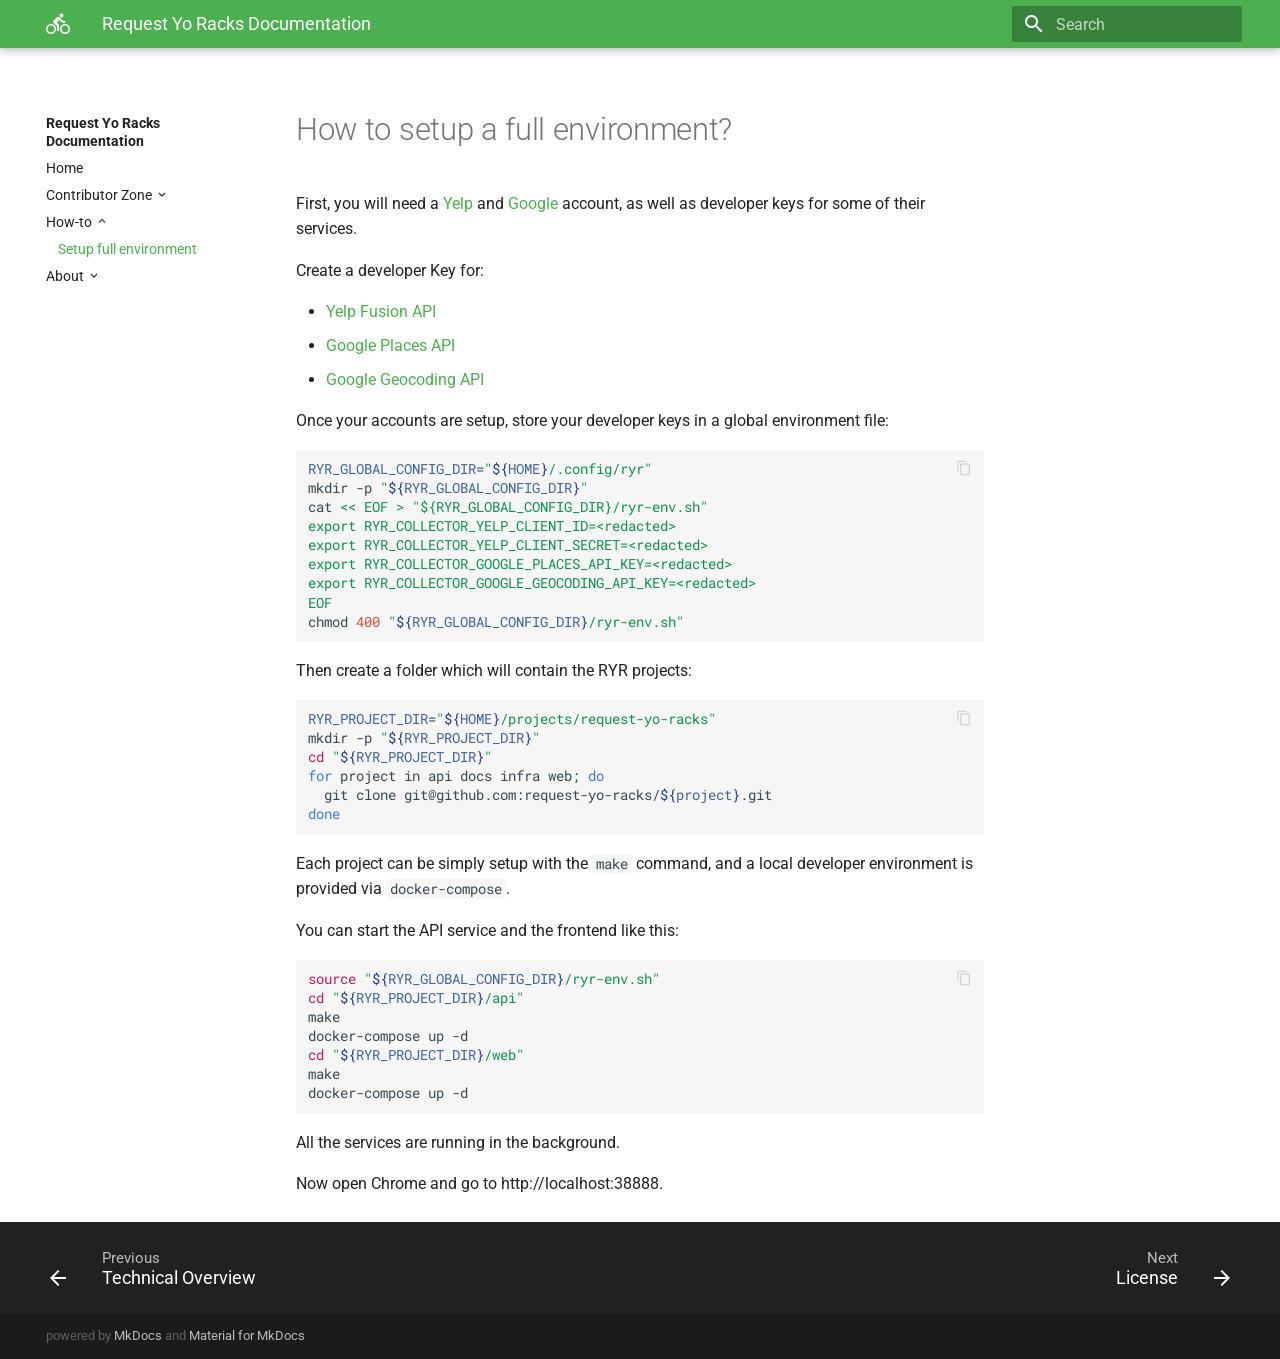
<file: how-to/setup-full-environment/index.html>
<!DOCTYPE html>
<html lang="en" class="no-js">
  <head>
    
      <meta charset="utf-8">
      <meta name="viewport" content="width=device-width,initial-scale=1">
      <meta http-equiv="x-ua-compatible" content="ie=edge">
      
      
      
      
        <meta name="lang:clipboard.copy" content="Copy to clipboard">
      
        <meta name="lang:clipboard.copied" content="Copied to clipboard">
      
        <meta name="lang:search.language" content="en">
      
        <meta name="lang:search.result.none" content="No matching documents">
      
        <meta name="lang:search.result.one" content="1 matching document">
      
        <meta name="lang:search.result.other" content="# matching documents">
      
        <meta name="lang:search.tokenizer" content="[\s\-]+">
      
      <link rel="shortcut icon" href="../../assets/images/favicon.png">
      <meta name="generator" content="mkdocs-0.17.1, mkdocs-material-2.2.0">
    
    
      
        <title>Setup full environment - Request Yo Racks Documentation</title>
      
    
    
      <link rel="stylesheet" href="../../assets/stylesheets/application.5d3fffba.css">
      
        <link rel="stylesheet" href="../../assets/stylesheets/application-palette.fbd935c7.css">
      
    
    
      <script src="../../assets/javascripts/modernizr.1aa3b519.js"></script>
    
    
      
        <link rel="stylesheet" href="https://fonts.googleapis.com/css?family=Roboto:300,400,400i,700|Roboto+Mono">
        <style>body,input{font-family:"Roboto","Helvetica Neue",Helvetica,Arial,sans-serif}code,kbd,pre{font-family:"Roboto Mono","Courier New",Courier,monospace}</style>
      
      <link rel="stylesheet" href="https://fonts.googleapis.com/icon?family=Material+Icons">
    
    
    
  </head>
  
    
    
    
      <body data-md-color-primary="green" data-md-color-accent="lime">
    
  
    <svg class="md-svg">
      <defs>
        
        
      </defs>
    </svg>
    <input class="md-toggle" data-md-toggle="drawer" type="checkbox" id="drawer">
    <input class="md-toggle" data-md-toggle="search" type="checkbox" id="search">
    <label class="md-overlay" data-md-component="overlay" for="drawer"></label>
    
      <header class="md-header" data-md-component="header">
  <nav class="md-header-nav md-grid">
    <div class="md-flex">
      <div class="md-flex__cell md-flex__cell--shrink">
        <a href="../.." title="Request Yo Racks Documentation" class="md-header-nav__button md-logo">
          
            <i class="md-icon">directions_bike</i>
          
        </a>
      </div>
      <div class="md-flex__cell md-flex__cell--shrink">
        <label class="md-icon md-icon--menu md-header-nav__button" for="drawer"></label>
      </div>
      <div class="md-flex__cell md-flex__cell--stretch">
        <div class="md-flex__ellipsis md-header-nav__title" data-md-component="title">
          
            
              <span class="md-header-nav__topic">
                Request Yo Racks Documentation
              </span>
              <span class="md-header-nav__topic">
                Setup full environment
              </span>
            
          
        </div>
      </div>
      <div class="md-flex__cell md-flex__cell--shrink">
        
          
            <label class="md-icon md-icon--search md-header-nav__button" for="search"></label>
            
<div class="md-search" data-md-component="search" role="dialog">
  <label class="md-search__overlay" for="search"></label>
  <div class="md-search__inner">
    <form class="md-search__form" name="search">
      <input type="text" class="md-search__input" name="query" required placeholder="Search" autocapitalize="off" autocorrect="off" autocomplete="off" spellcheck="false" data-md-component="query">
      <label class="md-icon md-search__icon" for="search"></label>
      <button type="reset" class="md-icon md-search__icon" data-md-component="reset">&#xE5CD;</button>
    </form>
    <div class="md-search__output">
      <div class="md-search__scrollwrap" data-md-scrollfix>
        <div class="md-search-result" data-md-component="result">
          <div class="md-search-result__meta">
            Type to start searching
          </div>
          <ol class="md-search-result__list"></ol>
        </div>
      </div>
    </div>
  </div>
</div>
          
        
      </div>
      
    </div>
  </nav>
</header>
    
    <div class="md-container">
      
        
      
      
      <main class="md-main">
        <div class="md-main__inner md-grid" data-md-component="container">
          
            
              <div class="md-sidebar md-sidebar--primary" data-md-component="navigation">
                <div class="md-sidebar__scrollwrap">
                  <div class="md-sidebar__inner">
                    <nav class="md-nav md-nav--primary" data-md-level="0">
  <label class="md-nav__title md-nav__title--site" for="drawer">
    <span class="md-nav__button md-logo">
      
        <i class="md-icon">directions_bike</i>
      
    </span>
    Request Yo Racks Documentation
  </label>
  
  <ul class="md-nav__list" data-md-scrollfix>
    
      
      
      


  <li class="md-nav__item">
    <a href="../.." title="Home" class="md-nav__link">
      Home
    </a>
  </li>

    
      
      
      


  <li class="md-nav__item md-nav__item--nested">
    
      <input class="md-toggle md-nav__toggle" data-md-toggle="nav-2" type="checkbox" id="nav-2">
    
    <label class="md-nav__link" for="nav-2">
      Contributor Zone
    </label>
    <nav class="md-nav" data-md-component="collapsible" data-md-level="1">
      <label class="md-nav__title" for="nav-2">
        Contributor Zone
      </label>
      <ul class="md-nav__list" data-md-scrollfix>
        
        
          
          
          


  <li class="md-nav__item">
    <a href="../../contributor-zone/goals-strategy/" title="Goals & Strategy" class="md-nav__link">
      Goals & Strategy
    </a>
  </li>

        
          
          
          


  <li class="md-nav__item">
    <a href="../../contributor-zone/technical-overview/" title="Technical Overview" class="md-nav__link">
      Technical Overview
    </a>
  </li>

        
      </ul>
    </nav>
  </li>

    
      
      
      

  


  <li class="md-nav__item md-nav__item--active md-nav__item--nested">
    
      <input class="md-toggle md-nav__toggle" data-md-toggle="nav-3" type="checkbox" id="nav-3" checked>
    
    <label class="md-nav__link" for="nav-3">
      How-to
    </label>
    <nav class="md-nav" data-md-component="collapsible" data-md-level="1">
      <label class="md-nav__title" for="nav-3">
        How-to
      </label>
      <ul class="md-nav__list" data-md-scrollfix>
        
        
          
          
          

  


  <li class="md-nav__item md-nav__item--active">
    
    <input class="md-toggle md-nav__toggle" data-md-toggle="toc" type="checkbox" id="toc">
    
      
    
    
    <a href="./" title="Setup full environment" class="md-nav__link md-nav__link--active">
      Setup full environment
    </a>
    
  </li>

        
      </ul>
    </nav>
  </li>

    
      
      
      


  <li class="md-nav__item md-nav__item--nested">
    
      <input class="md-toggle md-nav__toggle" data-md-toggle="nav-4" type="checkbox" id="nav-4">
    
    <label class="md-nav__link" for="nav-4">
      About
    </label>
    <nav class="md-nav" data-md-component="collapsible" data-md-level="1">
      <label class="md-nav__title" for="nav-4">
        About
      </label>
      <ul class="md-nav__list" data-md-scrollfix>
        
        
          
          
          


  <li class="md-nav__item">
    <a href="../../about/license/" title="License" class="md-nav__link">
      License
    </a>
  </li>

        
      </ul>
    </nav>
  </li>

    
  </ul>
</nav>
                  </div>
                </div>
              </div>
            
            
              <div class="md-sidebar md-sidebar--secondary" data-md-component="toc">
                <div class="md-sidebar__scrollwrap">
                  <div class="md-sidebar__inner">
                    
<nav class="md-nav md-nav--secondary">
  
  
    
  
  
</nav>
                  </div>
                </div>
              </div>
            
          
          <div class="md-content">
            <article class="md-content__inner md-typeset">
              
                
                
                <h1 id="how-to-setup-a-full-environment">How to setup a full environment?<a class="headerlink" href="#how-to-setup-a-full-environment" title="Permanent link">&para;</a></h1>
<p>First, you will need a <a href="https://www.yelp.com/signup">Yelp</a> and <a href="https://accounts.google.com/SignUp">Google</a> account, as well as developer keys for some of their services.</p>
<p>Create a developer Key for:</p>
<ul>
<li><a href="https://www.yelp.com/developers/v3/manage_app">Yelp Fusion API</a></li>
<li><a href="https://developers.google.com/places/web-service">Google Places API</a></li>
<li><a href="https://developers.google.com/maps/documentation/geocoding/get-api-key">Google Geocoding API</a></li>
</ul>
<p>Once your accounts are setup, store your developer keys in a global environment file:</p>
<div class="codehilite"><pre><span></span><span class="nv">RYR_GLOBAL_CONFIG_DIR</span><span class="o">=</span><span class="s2">&quot;</span><span class="si">${</span><span class="nv">HOME</span><span class="si">}</span><span class="s2">/.config/ryr&quot;</span>
mkdir -p <span class="s2">&quot;</span><span class="si">${</span><span class="nv">RYR_GLOBAL_CONFIG_DIR</span><span class="si">}</span><span class="s2">&quot;</span>
cat <span class="s">&lt;&lt; EOF &gt; &quot;${RYR_GLOBAL_CONFIG_DIR}/ryr-env.sh&quot;</span>
<span class="s">export RYR_COLLECTOR_YELP_CLIENT_ID=&lt;redacted&gt;</span>
<span class="s">export RYR_COLLECTOR_YELP_CLIENT_SECRET=&lt;redacted&gt;</span>
<span class="s">export RYR_COLLECTOR_GOOGLE_PLACES_API_KEY=&lt;redacted&gt;</span>
<span class="s">export RYR_COLLECTOR_GOOGLE_GEOCODING_API_KEY=&lt;redacted&gt;</span>
<span class="s">EOF</span>
chmod <span class="m">400</span> <span class="s2">&quot;</span><span class="si">${</span><span class="nv">RYR_GLOBAL_CONFIG_DIR</span><span class="si">}</span><span class="s2">/ryr-env.sh&quot;</span>
</pre></div>


<p>Then create a folder which will contain the RYR projects:</p>
<div class="codehilite"><pre><span></span><span class="nv">RYR_PROJECT_DIR</span><span class="o">=</span><span class="s2">&quot;</span><span class="si">${</span><span class="nv">HOME</span><span class="si">}</span><span class="s2">/projects/request-yo-racks&quot;</span>
mkdir -p <span class="s2">&quot;</span><span class="si">${</span><span class="nv">RYR_PROJECT_DIR</span><span class="si">}</span><span class="s2">&quot;</span>
<span class="nb">cd</span> <span class="s2">&quot;</span><span class="si">${</span><span class="nv">RYR_PROJECT_DIR</span><span class="si">}</span><span class="s2">&quot;</span>
<span class="k">for</span> project in api docs infra web<span class="p">;</span> <span class="k">do</span>
  git clone git@github.com:request-yo-racks/<span class="si">${</span><span class="nv">project</span><span class="si">}</span>.git
<span class="k">done</span>
</pre></div>


<p>Each project can be simply setup with the <code>make</code> command, and a local developer environment is provided via <code>docker-compose</code>.</p>
<p>You can start the API service and the frontend like this:</p>
<div class="codehilite"><pre><span></span><span class="nb">source</span> <span class="s2">&quot;</span><span class="si">${</span><span class="nv">RYR_GLOBAL_CONFIG_DIR</span><span class="si">}</span><span class="s2">/ryr-env.sh&quot;</span>
<span class="nb">cd</span> <span class="s2">&quot;</span><span class="si">${</span><span class="nv">RYR_PROJECT_DIR</span><span class="si">}</span><span class="s2">/api&quot;</span>
make
docker-compose up -d
<span class="nb">cd</span> <span class="s2">&quot;</span><span class="si">${</span><span class="nv">RYR_PROJECT_DIR</span><span class="si">}</span><span class="s2">/web&quot;</span>
make
docker-compose up -d
</pre></div>


<p>All the services are running in the background.</p>
<p>Now open Chrome and go to http://localhost:38888.</p>
                
                  
                
              
              
                
              
            </article>
          </div>
        </div>
      </main>
      
        
<footer class="md-footer">
  
    <div class="md-footer-nav">
      <nav class="md-footer-nav__inner md-grid">
        
          <a href="../../contributor-zone/technical-overview/" title="Technical Overview" class="md-flex md-footer-nav__link md-footer-nav__link--prev" rel="prev">
            <div class="md-flex__cell md-flex__cell--shrink">
              <i class="md-icon md-icon--arrow-back md-footer-nav__button"></i>
            </div>
            <div class="md-flex__cell md-flex__cell--stretch md-footer-nav__title">
              <span class="md-flex__ellipsis">
                <span class="md-footer-nav__direction">
                  Previous
                </span>
                Technical Overview
              </span>
            </div>
          </a>
        
        
          <a href="../../about/license/" title="License" class="md-flex md-footer-nav__link md-footer-nav__link--next" rel="next">
            <div class="md-flex__cell md-flex__cell--stretch md-footer-nav__title">
              <span class="md-flex__ellipsis">
                <span class="md-footer-nav__direction">
                  Next
                </span>
                License
              </span>
            </div>
            <div class="md-flex__cell md-flex__cell--shrink">
              <i class="md-icon md-icon--arrow-forward md-footer-nav__button"></i>
            </div>
          </a>
        
      </nav>
    </div>
  
  <div class="md-footer-meta md-typeset">
    <div class="md-footer-meta__inner md-grid">
      <div class="md-footer-copyright">
        
        powered by
        <a href="http://www.mkdocs.org">MkDocs</a>
        and
        <a href="https://squidfunk.github.io/mkdocs-material/">
          Material for MkDocs</a>
      </div>
      
        
      
    </div>
  </div>
</footer>
      
    </div>
    
      <script src="../../assets/javascripts/application.6cdc17f0.js"></script>
      
      <script>app.initialize({version:"0.17.1",url:{base:"../.."}})</script>
      
    
    
      
    
  </body>
</html>
</file>
<file: assets/stylesheets/application.5d3fffba.css>
html{-webkit-box-sizing:border-box;box-sizing:border-box}*,:after,:before{-webkit-box-sizing:inherit;box-sizing:inherit}html{-webkit-text-size-adjust:none;-moz-text-size-adjust:none;-ms-text-size-adjust:none;text-size-adjust:none}body{margin:0}hr{overflow:visible;-webkit-box-sizing:content-box;box-sizing:content-box}a{-webkit-text-decoration-skip:objects}a,button,input,label{-webkit-tap-highlight-color:transparent}a{color:inherit;text-decoration:none}a:active,a:hover{outline-width:0}small,sub,sup{font-size:80%}sub,sup{position:relative;line-height:0;vertical-align:baseline}sub{bottom:-.25em}sup{top:-.5em}img{border-style:none}table{border-collapse:collapse;border-spacing:0}td,th{font-weight:400;vertical-align:top}button{padding:0;background:transparent;font-size:inherit}button,input{border:0;outline:0}.md-clipboard:before,.md-icon,.md-nav__button,.md-nav__link:after,.md-nav__title:before,.md-search-result__article--document:before,.md-source-file:before,.md-typeset .admonition>.admonition-title:before,.md-typeset .admonition>summary:before,.md-typeset .critic.comment:before,.md-typeset .footnote-backref,.md-typeset .task-list-control .task-list-indicator:before,.md-typeset details>.admonition-title:before,.md-typeset details>summary:before,.md-typeset summary:after{font-family:Material Icons;font-style:normal;font-variant:normal;font-weight:400;line-height:1;text-transform:none;white-space:nowrap;speak:none;word-wrap:normal;direction:ltr}.md-content__icon,.md-footer-nav__button,.md-header-nav__button,.md-nav__button,.md-nav__title:before,.md-search-result__article--document:before{display:inline-block;margin:.4rem;padding:.8rem;font-size:2.4rem;cursor:pointer}.md-icon--arrow-back:before{content:"\E5C4"}.md-icon--arrow-forward:before{content:"\E5C8"}.md-icon--menu:before{content:"\E5D2"}.md-icon--search:before{content:"\E8B6"}body{-webkit-font-smoothing:antialiased;-moz-osx-font-smoothing:grayscale}body,input{color:rgba(0,0,0,.87);-webkit-font-feature-settings:"kern","liga";font-feature-settings:"kern","liga";font-family:Helvetica Neue,Helvetica,Arial,sans-serif}code,kbd,pre{color:rgba(0,0,0,.87);-webkit-font-feature-settings:"kern";font-feature-settings:"kern";font-family:Courier New,Courier,monospace}.md-typeset{font-size:1.6rem;line-height:1.6;-webkit-print-color-adjust:exact}.md-typeset blockquote,.md-typeset ol,.md-typeset p,.md-typeset ul{margin:1em 0}.md-typeset h1{margin:0 0 4rem;color:rgba(0,0,0,.54);font-size:3.125rem;line-height:1.3}.md-typeset h1,.md-typeset h2{font-weight:300;letter-spacing:-.01em}.md-typeset h2{margin:4rem 0 1.6rem;font-size:2.5rem;line-height:1.4}.md-typeset h3{margin:3.2rem 0 1.6rem;font-size:2rem;font-weight:400;letter-spacing:-.01em;line-height:1.5}.md-typeset h2+h3{margin-top:1.6rem}.md-typeset h4{font-size:1.6rem}.md-typeset h4,.md-typeset h5,.md-typeset h6{margin:1.6rem 0;font-weight:700;letter-spacing:-.01em}.md-typeset h5,.md-typeset h6{color:rgba(0,0,0,.54);font-size:1.28rem}.md-typeset h5{text-transform:uppercase}.md-typeset hr{margin:1.5em 0;border-bottom:.1rem dotted rgba(0,0,0,.26)}.md-typeset a{color:#3f51b5;word-break:break-word}.md-typeset a,.md-typeset a:before{-webkit-transition:color .125s;transition:color .125s}.md-typeset a:active,.md-typeset a:hover{color:#536dfe}.md-typeset code,.md-typeset pre{background-color:hsla(0,0%,93%,.5);color:#37474f;font-size:85%}.md-typeset code{margin:0 .29412em;padding:.07353em 0;border-radius:.2rem;-webkit-box-shadow:.29412em 0 0 hsla(0,0%,93%,.5),-.29412em 0 0 hsla(0,0%,93%,.5);box-shadow:.29412em 0 0 hsla(0,0%,93%,.5),-.29412em 0 0 hsla(0,0%,93%,.5);word-break:break-word;-webkit-box-decoration-break:clone;box-decoration-break:clone}.md-typeset h1 code,.md-typeset h2 code,.md-typeset h3 code,.md-typeset h4 code,.md-typeset h5 code,.md-typeset h6 code{margin:0;background-color:transparent;-webkit-box-shadow:none;box-shadow:none}.md-typeset a>code{margin:inherit;padding:inherit;border-radius:none;background-color:inherit;color:inherit;-webkit-box-shadow:none;box-shadow:none}.md-typeset pre{position:relative;margin:1em 0;border-radius:.2rem;line-height:1.4;-webkit-overflow-scrolling:touch}.md-typeset pre>code{display:block;margin:0;padding:1.05rem 1.2rem;background-color:transparent;font-size:inherit;-webkit-box-shadow:none;box-shadow:none;-webkit-box-decoration-break:none;box-decoration-break:none;overflow:auto}.md-typeset pre>code::-webkit-scrollbar{width:.4rem;height:.4rem}.md-typeset pre>code::-webkit-scrollbar-thumb{background-color:rgba(0,0,0,.26)}.md-typeset pre>code::-webkit-scrollbar-thumb:hover{background-color:#536dfe}.md-typeset kbd{padding:0 .29412em;border:.1rem solid #c9c9c9;border-radius:.2rem;border-bottom-color:#bcbcbc;background-color:#fcfcfc;color:#555;font-size:85%;-webkit-box-shadow:0 .1rem 0 #b0b0b0;box-shadow:0 .1rem 0 #b0b0b0;word-break:break-word}.md-typeset mark{margin:0 .25em;padding:.0625em 0;border-radius:.2rem;background-color:rgba(255,235,59,.5);-webkit-box-shadow:.25em 0 0 rgba(255,235,59,.5),-.25em 0 0 rgba(255,235,59,.5);box-shadow:.25em 0 0 rgba(255,235,59,.5),-.25em 0 0 rgba(255,235,59,.5);word-break:break-word;-webkit-box-decoration-break:clone;box-decoration-break:clone}.md-typeset abbr{border-bottom:.1rem dotted rgba(0,0,0,.54);text-decoration:none;cursor:help}.md-typeset small{opacity:.75}.md-typeset sub,.md-typeset sup{margin-left:.07812em}.md-typeset blockquote{padding-left:1.2rem;border-left:.4rem solid rgba(0,0,0,.26);color:rgba(0,0,0,.54)}.md-typeset ul{list-style-type:disc}.md-typeset ol,.md-typeset ul{margin-left:.625em;padding:0}.md-typeset ol ol,.md-typeset ul ol{list-style-type:lower-alpha}.md-typeset ol ol ol,.md-typeset ul ol ol{list-style-type:lower-roman}.md-typeset ol li,.md-typeset ul li{margin-bottom:.5em;margin-left:1.25em}.md-typeset ol li blockquote,.md-typeset ol li p,.md-typeset ul li blockquote,.md-typeset ul li p{margin:.5em 0}.md-typeset ol li:last-child,.md-typeset ul li:last-child{margin-bottom:0}.md-typeset ol li ol,.md-typeset ol li ul,.md-typeset ul li ol,.md-typeset ul li ul{margin:.5em 0 .5em .625em}.md-typeset dd{margin:1em 0 1em 1.875em}.md-typeset iframe,.md-typeset img,.md-typeset svg{max-width:100%}.md-typeset table:not([class]){-webkit-box-shadow:0 2px 2px 0 rgba(0,0,0,.14),0 1px 5px 0 rgba(0,0,0,.12),0 3px 1px -2px rgba(0,0,0,.2);box-shadow:0 2px 2px 0 rgba(0,0,0,.14),0 1px 5px 0 rgba(0,0,0,.12),0 3px 1px -2px rgba(0,0,0,.2);display:inline-block;max-width:100%;border-radius:.2rem;font-size:1.28rem;overflow:auto;-webkit-overflow-scrolling:touch}.md-typeset table:not([class])+*{margin-top:1.5em}.md-typeset table:not([class]) td:not([align]),.md-typeset table:not([class]) th:not([align]){text-align:left}.md-typeset table:not([class]) th{min-width:10rem;padding:1.2rem 1.6rem;background-color:rgba(0,0,0,.54);color:#fff;vertical-align:top}.md-typeset table:not([class]) td{padding:1.2rem 1.6rem;border-top:.1rem solid rgba(0,0,0,.07);vertical-align:top}.md-typeset table:not([class]) tr:first-child td{border-top:0}.md-typeset table:not([class]) a{word-break:normal}.md-typeset__scrollwrap{margin:1em -1.6rem;overflow-x:auto;-webkit-overflow-scrolling:touch}.md-typeset .md-typeset__table{display:inline-block;margin-bottom:.5em;padding:0 1.6rem}.md-typeset .md-typeset__table table{display:table;width:100%;margin:0;overflow:hidden}html{font-size:62.5%;overflow-x:hidden}body,html{height:100%}body{position:relative}hr{display:block;height:.1rem;padding:0;border:0}.md-svg{display:none}.md-grid{max-width:122rem;margin-right:auto;margin-left:auto}.md-container,.md-main{overflow:auto}.md-container{display:table;width:100%;height:100%;padding-top:4.8rem;table-layout:fixed}.md-main{display:table-row;height:100%}.md-main__inner{height:100%;padding-top:3rem;padding-bottom:.1rem}.md-toggle{display:none}.md-overlay{position:fixed;top:0;width:0;height:0;-webkit-transition:width 0s .25s,height 0s .25s,opacity .25s;transition:width 0s .25s,height 0s .25s,opacity .25s;background-color:rgba(0,0,0,.54);opacity:0;z-index:3}.md-flex{display:table}.md-flex__cell{display:table-cell;position:relative;vertical-align:top}.md-flex__cell--shrink{width:0}.md-flex__cell--stretch{display:table;width:100%;table-layout:fixed}.md-flex__ellipsis{display:table-cell;text-overflow:ellipsis;white-space:nowrap;overflow:hidden}@page{margin:25mm}.md-clipboard{position:absolute;top:.6rem;right:.6rem;width:2.8rem;height:2.8rem;border-radius:.2rem;font-size:1.6rem;cursor:pointer;z-index:1;-webkit-backface-visibility:hidden;backface-visibility:hidden}.md-clipboard:before{-webkit-transition:color .25s,opacity .25s;transition:color .25s,opacity .25s;color:rgba(0,0,0,.54);content:"\E14D";opacity:.25}.codehilite:hover .md-clipboard:before,.md-typeset .highlight:hover .md-clipboard:before,pre:hover .md-clipboard:before{opacity:1}.md-clipboard:active:before,.md-clipboard:hover:before{color:#536dfe}.md-clipboard__message{display:block;position:absolute;top:0;right:3.4rem;padding:.6rem 1rem;-webkit-transform:translateX(.8rem);transform:translateX(.8rem);-webkit-transition:opacity .175s,-webkit-transform .25s cubic-bezier(.9,.1,.9,0);transition:opacity .175s,-webkit-transform .25s cubic-bezier(.9,.1,.9,0);transition:transform .25s cubic-bezier(.9,.1,.9,0),opacity .175s;transition:transform .25s cubic-bezier(.9,.1,.9,0),opacity .175s,-webkit-transform .25s cubic-bezier(.9,.1,.9,0);border-radius:.2rem;background-color:rgba(0,0,0,.54);color:#fff;font-size:1.28rem;white-space:nowrap;opacity:0;pointer-events:none}.md-clipboard__message--active{-webkit-transform:translateX(0);transform:translateX(0);-webkit-transition:opacity .175s 75ms,-webkit-transform .25s cubic-bezier(.4,0,.2,1);transition:opacity .175s 75ms,-webkit-transform .25s cubic-bezier(.4,0,.2,1);transition:transform .25s cubic-bezier(.4,0,.2,1),opacity .175s 75ms;transition:transform .25s cubic-bezier(.4,0,.2,1),opacity .175s 75ms,-webkit-transform .25s cubic-bezier(.4,0,.2,1);opacity:1;pointer-events:auto}.md-clipboard__message:before{content:attr(aria-label)}.md-clipboard__message:after{display:block;position:absolute;top:50%;right:-.4rem;width:0;margin-top:-.4rem;border-width:.4rem 0 .4rem .4rem;border-style:solid;border-color:transparent rgba(0,0,0,.54);content:""}.md-content__inner{margin:0 1.6rem 2.4rem;padding-top:2.4rem}.md-content__inner:before{display:block;height:.8rem;content:""}.md-content__inner>:last-child{margin-bottom:0}.md-content__icon{position:relative;margin:.8rem 0;padding:0;float:right}.md-typeset .md-content__icon{color:rgba(0,0,0,.26)}.md-header{position:fixed;top:0;right:0;left:0;height:4.8rem;-webkit-transition:background-color .25s,color .25s;transition:background-color .25s,color .25s;background-color:#3f51b5;color:#fff;z-index:2;-webkit-backface-visibility:hidden;backface-visibility:hidden}.md-header,.no-js .md-header{-webkit-box-shadow:none;box-shadow:none}.md-header[data-md-state=shadow]{-webkit-transition:background-color .25s,color .25s,-webkit-box-shadow .25s;transition:background-color .25s,color .25s,-webkit-box-shadow .25s;transition:background-color .25s,color .25s,box-shadow .25s;transition:background-color .25s,color .25s,box-shadow .25s,-webkit-box-shadow .25s;-webkit-box-shadow:0 0 .4rem rgba(0,0,0,.1),0 .4rem .8rem rgba(0,0,0,.2);box-shadow:0 0 .4rem rgba(0,0,0,.1),0 .4rem .8rem rgba(0,0,0,.2)}.md-header-nav{padding:0 .4rem}.md-header-nav__button{position:relative;-webkit-transition:opacity .25s;transition:opacity .25s;z-index:1}.md-header-nav__button:hover{opacity:.7}.md-header-nav__button.md-logo *{display:block}.no-js .md-header-nav__button.md-icon--search{display:none}.md-header-nav__topic{display:block;position:absolute;-webkit-transition:opacity .15s,-webkit-transform .4s cubic-bezier(.1,.7,.1,1);transition:opacity .15s,-webkit-transform .4s cubic-bezier(.1,.7,.1,1);transition:transform .4s cubic-bezier(.1,.7,.1,1),opacity .15s;transition:transform .4s cubic-bezier(.1,.7,.1,1),opacity .15s,-webkit-transform .4s cubic-bezier(.1,.7,.1,1);text-overflow:ellipsis;white-space:nowrap;overflow:hidden}.md-header-nav__topic+.md-header-nav__topic{-webkit-transform:translateX(2.5rem);transform:translateX(2.5rem);-webkit-transition:opacity .15s,-webkit-transform .4s cubic-bezier(1,.7,.1,.1);transition:opacity .15s,-webkit-transform .4s cubic-bezier(1,.7,.1,.1);transition:transform .4s cubic-bezier(1,.7,.1,.1),opacity .15s;transition:transform .4s cubic-bezier(1,.7,.1,.1),opacity .15s,-webkit-transform .4s cubic-bezier(1,.7,.1,.1);opacity:0;z-index:-1;pointer-events:none}.no-js .md-header-nav__topic{position:static}.md-header-nav__title{padding:0 2rem;font-size:1.8rem;line-height:4.8rem}.md-header-nav__title[data-md-state=active] .md-header-nav__topic{-webkit-transform:translateX(-2.5rem);transform:translateX(-2.5rem);-webkit-transition:opacity .15s,-webkit-transform .4s cubic-bezier(1,.7,.1,.1);transition:opacity .15s,-webkit-transform .4s cubic-bezier(1,.7,.1,.1);transition:transform .4s cubic-bezier(1,.7,.1,.1),opacity .15s;transition:transform .4s cubic-bezier(1,.7,.1,.1),opacity .15s,-webkit-transform .4s cubic-bezier(1,.7,.1,.1);opacity:0;z-index:-1;pointer-events:none}.md-header-nav__title[data-md-state=active] .md-header-nav__topic+.md-header-nav__topic{-webkit-transform:translateX(0);transform:translateX(0);-webkit-transition:opacity .15s,-webkit-transform .4s cubic-bezier(.1,.7,.1,1);transition:opacity .15s,-webkit-transform .4s cubic-bezier(.1,.7,.1,1);transition:transform .4s cubic-bezier(.1,.7,.1,1),opacity .15s;transition:transform .4s cubic-bezier(.1,.7,.1,1),opacity .15s,-webkit-transform .4s cubic-bezier(.1,.7,.1,1);opacity:1;z-index:0;pointer-events:auto}.md-header-nav__source{display:none}.md-hero{-webkit-transition:background .25s;transition:background .25s;background-color:#3f51b5;color:#fff;font-size:2rem;overflow:hidden}.md-hero__inner{margin-top:2rem;padding:1.6rem 1.6rem .8rem;-webkit-transition:opacity .25s,-webkit-transform .4s cubic-bezier(.1,.7,.1,1);transition:opacity .25s,-webkit-transform .4s cubic-bezier(.1,.7,.1,1);transition:transform .4s cubic-bezier(.1,.7,.1,1),opacity .25s;transition:transform .4s cubic-bezier(.1,.7,.1,1),opacity .25s,-webkit-transform .4s cubic-bezier(.1,.7,.1,1);-webkit-transition-delay:.1s;transition-delay:.1s}[data-md-state=hidden] .md-hero__inner{pointer-events:none;-webkit-transform:translateY(1.25rem);transform:translateY(1.25rem);-webkit-transition:opacity .1s,-webkit-transform 0s .4s;transition:opacity .1s,-webkit-transform 0s .4s;transition:transform 0s .4s,opacity .1s;transition:transform 0s .4s,opacity .1s,-webkit-transform 0s .4s;opacity:0}.md-hero--expand .md-hero__inner{margin-bottom:2.4rem}.md-footer-nav{background-color:rgba(0,0,0,.87);color:#fff}.md-footer-nav__inner{padding:.4rem;overflow:auto}.md-footer-nav__link{padding-top:2.8rem;padding-bottom:.8rem;-webkit-transition:opacity .25s;transition:opacity .25s}.md-footer-nav__link:hover{opacity:.7}.md-footer-nav__link--prev{width:25%;float:left}.md-footer-nav__link--next{width:75%;float:right;text-align:right}.md-footer-nav__button{-webkit-transition:background .25s;transition:background .25s}.md-footer-nav__title{position:relative;padding:0 2rem;font-size:1.8rem;line-height:4.8rem}.md-footer-nav__direction{position:absolute;right:0;left:0;margin-top:-2rem;padding:0 2rem;color:hsla(0,0%,100%,.7);font-size:1.5rem}.md-footer-meta{background-color:rgba(0,0,0,.895)}.md-footer-meta__inner{padding:.4rem;overflow:auto}html .md-footer-meta.md-typeset a{color:hsla(0,0%,100%,.7)}html .md-footer-meta.md-typeset a:focus,html .md-footer-meta.md-typeset a:hover{color:#fff}.md-footer-copyright{margin:0 1.2rem;padding:.8rem 0;color:hsla(0,0%,100%,.3);font-size:1.28rem}.md-footer-copyright__highlight{color:hsla(0,0%,100%,.7)}.md-footer-social{margin:0 .8rem;padding:.4rem 0 1.2rem}.md-footer-social__link{display:inline-block;width:3.2rem;height:3.2rem;font-size:1.6rem;text-align:center}.md-footer-social__link:before{line-height:1.9}.md-nav{font-size:1.4rem;line-height:1.3}.md-nav--secondary{-webkit-transition:border-left .25s;transition:border-left .25s;border-left:.4rem solid #3f51b5}.md-nav--secondary .md-nav__link--active{color:#3f51b5}.md-nav__title{display:block;padding:1.2rem 1.2rem 0;font-weight:700;text-overflow:ellipsis;overflow:hidden}.md-nav__title:before{display:none;content:"\E5C4"}.md-nav__title .md-nav__button{display:none}.md-nav__list{margin:0;padding:0;list-style:none}.md-nav__item{padding:0 1.2rem}.md-nav__item:last-child{padding-bottom:1.2rem}.md-nav__item .md-nav__item{padding-right:0}.md-nav__item .md-nav__item:last-child{padding-bottom:0}.md-nav__button img{width:100%;height:auto}.md-nav__link{display:block;margin-top:.625em;-webkit-transition:color .125s;transition:color .125s;text-overflow:ellipsis;cursor:pointer;overflow:hidden}.md-nav__item--nested>.md-nav__link:after{content:"\E313"}html .md-nav__link[for=toc],html .md-nav__link[for=toc]+.md-nav__link:after,html .md-nav__link[for=toc]~.md-nav{display:none}.md-nav__link[data-md-state=blur]{color:rgba(0,0,0,.54)}.md-nav__link:active{color:#3f51b5}.md-nav__item--nested>.md-nav__link{color:inherit}.md-nav__link:focus,.md-nav__link:hover{color:#536dfe}.md-nav__source,.no-js .md-search{display:none}.md-search__overlay{opacity:0;z-index:1}.md-search__form{position:relative}.md-search__input{position:relative;padding:0 4.8rem 0 7.2rem;text-overflow:ellipsis;z-index:2}.md-search__input::-webkit-input-placeholder{-webkit-transition:color .25s cubic-bezier(.1,.7,.1,1);transition:color .25s cubic-bezier(.1,.7,.1,1)}.md-search__input:-ms-input-placeholder,.md-search__input::-ms-input-placeholder{-webkit-transition:color .25s cubic-bezier(.1,.7,.1,1);transition:color .25s cubic-bezier(.1,.7,.1,1)}.md-search__input::placeholder{-webkit-transition:color .25s cubic-bezier(.1,.7,.1,1);transition:color .25s cubic-bezier(.1,.7,.1,1)}.md-search__input::-webkit-input-placeholder,.md-search__input~.md-search__icon{color:rgba(0,0,0,.54)}.md-search__input:-ms-input-placeholder,.md-search__input::-ms-input-placeholder,.md-search__input~.md-search__icon{color:rgba(0,0,0,.54)}.md-search__input::placeholder,.md-search__input~.md-search__icon{color:rgba(0,0,0,.54)}.md-search__input::-ms-clear{display:none}.md-search__icon{position:absolute;-webkit-transition:color .25s cubic-bezier(.1,.7,.1,1),opacity .25s;transition:color .25s cubic-bezier(.1,.7,.1,1),opacity .25s;font-size:2.4rem;cursor:pointer;z-index:2}.md-search__icon:hover{opacity:.7}.md-search__icon[for=search]{top:.6rem;left:1rem}.md-search__icon[for=search]:before{content:"\E8B6"}.md-search__icon[type=reset]{top:.6rem;right:1rem;-webkit-transform:scale(.125);transform:scale(.125);-webkit-transition:opacity .15s,-webkit-transform .15s cubic-bezier(.1,.7,.1,1);transition:opacity .15s,-webkit-transform .15s cubic-bezier(.1,.7,.1,1);transition:transform .15s cubic-bezier(.1,.7,.1,1),opacity .15s;transition:transform .15s cubic-bezier(.1,.7,.1,1),opacity .15s,-webkit-transform .15s cubic-bezier(.1,.7,.1,1);opacity:0}[data-md-toggle=search]:checked~.md-header .md-search__input:valid~.md-search__icon[type=reset]{-webkit-transform:scale(1);transform:scale(1);opacity:1}[data-md-toggle=search]:checked~.md-header .md-search__input:valid~.md-search__icon[type=reset]:hover{opacity:.7}.md-search__output{position:absolute;width:100%;border-radius:0 0 .2rem .2rem;overflow:hidden;z-index:1}.md-search__scrollwrap{height:100%;background-color:#fff;-webkit-box-shadow:0 .1rem 0 rgba(0,0,0,.07) inset;box-shadow:inset 0 .1rem 0 rgba(0,0,0,.07);overflow-y:auto;-webkit-overflow-scrolling:touch}.md-search-result{color:rgba(0,0,0,.87);word-break:break-word}.md-search-result__meta{padding:0 1.6rem;background-color:rgba(0,0,0,.07);color:rgba(0,0,0,.54);font-size:1.28rem;line-height:3.6rem}.md-search-result__list{margin:0;padding:0;border-top:.1rem solid rgba(0,0,0,.07);list-style:none}.md-search-result__item{-webkit-box-shadow:0 -.1rem 0 rgba(0,0,0,.07);box-shadow:0 -.1rem 0 rgba(0,0,0,.07)}.md-search-result__link{display:block;-webkit-transition:background .25s;transition:background .25s;outline:0;overflow:hidden}.md-search-result__link:hover,.md-search-result__link[data-md-state=active]{background-color:rgba(83,109,254,.1)}.md-search-result__link:hover .md-search-result__article:before,.md-search-result__link[data-md-state=active] .md-search-result__article:before{opacity:.7}.md-search-result__link:last-child .md-search-result__teaser{margin-bottom:1.2rem}.md-search-result__article{position:relative;padding:0 1.6rem;overflow:auto}.md-search-result__article--document:before{position:absolute;left:0;margin:.2rem;-webkit-transition:opacity .25s;transition:opacity .25s;color:rgba(0,0,0,.54);content:"\E880"}.md-search-result__article--document .md-search-result__title{margin:1.1rem 0;font-size:1.6rem;font-weight:400;line-height:1.4}.md-search-result__title{margin:.5em 0;font-size:1.28rem;font-weight:700;line-height:1.4}.md-search-result__teaser{display:-webkit-box;max-height:3.3rem;margin:.5em 0;color:rgba(0,0,0,.54);font-size:1.28rem;line-height:1.4;text-overflow:ellipsis;overflow:hidden;-webkit-box-orient:vertical;-webkit-line-clamp:2}.md-search-result em{font-style:normal;font-weight:700;text-decoration:underline}.md-sidebar{position:absolute;width:24.2rem;padding:2.4rem 0;overflow:hidden}.md-sidebar[data-md-state=lock]{position:fixed;top:4.8rem}.md-sidebar--secondary{display:none}.md-sidebar__scrollwrap{max-height:100%;margin:0 .4rem;overflow-y:auto;-webkit-backface-visibility:hidden;backface-visibility:hidden}.md-sidebar__scrollwrap::-webkit-scrollbar{width:.4rem;height:.4rem}.md-sidebar__scrollwrap::-webkit-scrollbar-thumb{background-color:rgba(0,0,0,.26)}.md-sidebar__scrollwrap::-webkit-scrollbar-thumb:hover{background-color:#536dfe}@-webkit-keyframes md-source__facts--done{0%{height:0}to{height:1.3rem}}@keyframes md-source__facts--done{0%{height:0}to{height:1.3rem}}@-webkit-keyframes md-source__fact--done{0%{-webkit-transform:translateY(100%);transform:translateY(100%);opacity:0}50%{opacity:0}to{-webkit-transform:translateY(0);transform:translateY(0);opacity:1}}@keyframes md-source__fact--done{0%{-webkit-transform:translateY(100%);transform:translateY(100%);opacity:0}50%{opacity:0}to{-webkit-transform:translateY(0);transform:translateY(0);opacity:1}}.md-source{display:block;padding-right:1.2rem;-webkit-transition:opacity .25s;transition:opacity .25s;font-size:1.3rem;line-height:1.2;white-space:nowrap}.md-source:hover{opacity:.7}.md-source:after,.md-source__icon{display:inline-block;height:4.8rem;content:"";vertical-align:middle}.md-source__icon{width:4.8rem}.md-source__icon svg{width:2.4rem;height:2.4rem;margin-top:1.2rem;margin-left:1.2rem}.md-source__icon+.md-source__repository{margin-left:-4.4rem;padding-left:4rem}.md-source__repository{display:inline-block;max-width:100%;margin-left:1.2rem;font-weight:700;text-overflow:ellipsis;overflow:hidden;vertical-align:middle}.md-source__facts{margin:0;padding:0;font-size:1.1rem;font-weight:700;list-style-type:none;opacity:.75;overflow:hidden}[data-md-state=done] .md-source__facts{-webkit-animation:md-source__facts--done .25s ease-in;animation:md-source__facts--done .25s ease-in}.md-source__fact{float:left}[data-md-state=done] .md-source__fact{-webkit-animation:md-source__fact--done .4s ease-out;animation:md-source__fact--done .4s ease-out}.md-source__fact:before{margin:0 .2rem;content:"\B7"}.md-source__fact:first-child:before{display:none}.md-source-file{display:inline-block;margin:1em .5em 1em 0;padding-right:.5rem;border-radius:.2rem;background-color:rgba(0,0,0,.07);font-size:1.28rem;list-style-type:none;cursor:pointer;overflow:hidden}.md-source-file:before{display:inline-block;margin-right:.5rem;padding:.5rem;background-color:rgba(0,0,0,.26);color:#fff;font-size:1.6rem;content:"\E86F";vertical-align:middle}html .md-source-file{-webkit-transition:background .4s,color .4s,-webkit-box-shadow .4s cubic-bezier(.4,0,.2,1);transition:background .4s,color .4s,-webkit-box-shadow .4s cubic-bezier(.4,0,.2,1);transition:background .4s,color .4s,box-shadow .4s cubic-bezier(.4,0,.2,1);transition:background .4s,color .4s,box-shadow .4s cubic-bezier(.4,0,.2,1),-webkit-box-shadow .4s cubic-bezier(.4,0,.2,1)}html .md-source-file:before{-webkit-transition:inherit;transition:inherit}html body .md-typeset .md-source-file{color:rgba(0,0,0,.54)}.md-source-file:hover{-webkit-box-shadow:0 0 8px rgba(0,0,0,.18),0 8px 16px rgba(0,0,0,.36);box-shadow:0 0 8px rgba(0,0,0,.18),0 8px 16px rgba(0,0,0,.36)}.md-source-file:hover:before{background-color:#536dfe}.md-tabs{width:100%;-webkit-transition:background .25s;transition:background .25s;background-color:#3f51b5;color:#fff;overflow:auto}.md-tabs__list{margin:0;margin-left:.4rem;padding:0;list-style:none;white-space:nowrap}.md-tabs__item{display:inline-block;height:4.8rem;padding-right:1.2rem;padding-left:1.2rem}.md-tabs__link{display:block;margin-top:1.6rem;-webkit-transition:opacity .25s,-webkit-transform .4s cubic-bezier(.1,.7,.1,1);transition:opacity .25s,-webkit-transform .4s cubic-bezier(.1,.7,.1,1);transition:transform .4s cubic-bezier(.1,.7,.1,1),opacity .25s;transition:transform .4s cubic-bezier(.1,.7,.1,1),opacity .25s,-webkit-transform .4s cubic-bezier(.1,.7,.1,1);font-size:1.4rem;opacity:.7}.md-tabs__link--active,.md-tabs__link:hover{color:inherit;opacity:1}.md-tabs__item:nth-child(2) .md-tabs__link{-webkit-transition-delay:.02s;transition-delay:.02s}.md-tabs__item:nth-child(3) .md-tabs__link{-webkit-transition-delay:.04s;transition-delay:.04s}.md-tabs__item:nth-child(4) .md-tabs__link{-webkit-transition-delay:.06s;transition-delay:.06s}.md-tabs__item:nth-child(5) .md-tabs__link{-webkit-transition-delay:.08s;transition-delay:.08s}.md-tabs__item:nth-child(6) .md-tabs__link{-webkit-transition-delay:.1s;transition-delay:.1s}.md-tabs__item:nth-child(7) .md-tabs__link{-webkit-transition-delay:.12s;transition-delay:.12s}.md-tabs__item:nth-child(8) .md-tabs__link{-webkit-transition-delay:.14s;transition-delay:.14s}.md-tabs__item:nth-child(9) .md-tabs__link{-webkit-transition-delay:.16s;transition-delay:.16s}.md-tabs__item:nth-child(10) .md-tabs__link{-webkit-transition-delay:.18s;transition-delay:.18s}.md-tabs__item:nth-child(11) .md-tabs__link{-webkit-transition-delay:.2s;transition-delay:.2s}.md-tabs__item:nth-child(12) .md-tabs__link{-webkit-transition-delay:.22s;transition-delay:.22s}.md-tabs__item:nth-child(13) .md-tabs__link{-webkit-transition-delay:.24s;transition-delay:.24s}.md-tabs__item:nth-child(14) .md-tabs__link{-webkit-transition-delay:.26s;transition-delay:.26s}.md-tabs__item:nth-child(15) .md-tabs__link{-webkit-transition-delay:.28s;transition-delay:.28s}.md-tabs__item:nth-child(16) .md-tabs__link{-webkit-transition-delay:.3s;transition-delay:.3s}.md-tabs[data-md-state=hidden]{pointer-events:none}.md-tabs[data-md-state=hidden] .md-tabs__link{-webkit-transform:translateY(50%);transform:translateY(50%);-webkit-transition:color .25s,opacity .1s,-webkit-transform 0s .4s;transition:color .25s,opacity .1s,-webkit-transform 0s .4s;transition:color .25s,transform 0s .4s,opacity .1s;transition:color .25s,transform 0s .4s,opacity .1s,-webkit-transform 0s .4s;opacity:0}.md-typeset .admonition,.md-typeset details{-webkit-box-shadow:0 2px 2px 0 rgba(0,0,0,.14),0 1px 5px 0 rgba(0,0,0,.12),0 3px 1px -2px rgba(0,0,0,.2);box-shadow:0 2px 2px 0 rgba(0,0,0,.14),0 1px 5px 0 rgba(0,0,0,.12),0 3px 1px -2px rgba(0,0,0,.2);position:relative;margin:1.5625em 0;padding:1.2rem;border-left:.4rem solid #448aff;border-radius:.2rem;font-size:1.28rem}.md-typeset .admonition :first-child,.md-typeset details :first-child{margin-top:0}html .md-typeset .admonition :last-child,html .md-typeset details :last-child{margin-bottom:0}.md-typeset .admonition .admonition,.md-typeset .admonition details,.md-typeset details .admonition,.md-typeset details details{margin:1em 0}.md-typeset .admonition>.admonition-title,.md-typeset .admonition>summary,.md-typeset details>.admonition-title,.md-typeset details>summary{margin:-1.2rem -1.2rem 0;padding:.8rem 1.2rem .8rem 4rem;border-bottom:.1rem solid rgba(68,138,255,.1);background-color:rgba(68,138,255,.1);font-weight:700}.md-typeset .admonition>.admonition-title:before,.md-typeset .admonition>summary:before,.md-typeset details>.admonition-title:before,.md-typeset details>summary:before{position:absolute;left:1.2rem;color:#448aff;font-size:2rem;content:"\E3C9"}.md-typeset .admonition.summary,.md-typeset .admonition.tldr,.md-typeset details.summary,.md-typeset details.tldr{border-left:.4rem solid #00b0ff}.md-typeset .admonition.summary>.admonition-title,.md-typeset .admonition.summary>summary,.md-typeset .admonition.tldr>.admonition-title,.md-typeset .admonition.tldr>summary,.md-typeset details.summary>.admonition-title,.md-typeset details.summary>summary,.md-typeset details.tldr>.admonition-title,.md-typeset details.tldr>summary{border-bottom:.1rem solid rgba(0,176,255,.1);background-color:rgba(0,176,255,.1)}.md-typeset .admonition.summary>.admonition-title:before,.md-typeset .admonition.summary>summary:before,.md-typeset .admonition.tldr>.admonition-title:before,.md-typeset .admonition.tldr>summary:before,.md-typeset details.summary>.admonition-title:before,.md-typeset details.summary>summary:before,.md-typeset details.tldr>.admonition-title:before,.md-typeset details.tldr>summary:before{color:#00b0ff;content:"\E8D2"}.md-typeset .admonition.info,.md-typeset .admonition.todo,.md-typeset details.info,.md-typeset details.todo{border-left:.4rem solid #00b8d4}.md-typeset .admonition.info>.admonition-title,.md-typeset .admonition.info>summary,.md-typeset .admonition.todo>.admonition-title,.md-typeset .admonition.todo>summary,.md-typeset details.info>.admonition-title,.md-typeset details.info>summary,.md-typeset details.todo>.admonition-title,.md-typeset details.todo>summary{border-bottom:.1rem solid rgba(0,184,212,.1);background-color:rgba(0,184,212,.1)}.md-typeset .admonition.info>.admonition-title:before,.md-typeset .admonition.info>summary:before,.md-typeset .admonition.todo>.admonition-title:before,.md-typeset .admonition.todo>summary:before,.md-typeset details.info>.admonition-title:before,.md-typeset details.info>summary:before,.md-typeset details.todo>.admonition-title:before,.md-typeset details.todo>summary:before{color:#00b8d4;content:"\E88E"}.md-typeset .admonition.hint,.md-typeset .admonition.important,.md-typeset .admonition.tip,.md-typeset details.hint,.md-typeset details.important,.md-typeset details.tip{border-left:.4rem solid #00bfa5}.md-typeset .admonition.hint>.admonition-title,.md-typeset .admonition.hint>summary,.md-typeset .admonition.important>.admonition-title,.md-typeset .admonition.important>summary,.md-typeset .admonition.tip>.admonition-title,.md-typeset .admonition.tip>summary,.md-typeset details.hint>.admonition-title,.md-typeset details.hint>summary,.md-typeset details.important>.admonition-title,.md-typeset details.important>summary,.md-typeset details.tip>.admonition-title,.md-typeset details.tip>summary{border-bottom:.1rem solid rgba(0,191,165,.1);background-color:rgba(0,191,165,.1)}.md-typeset .admonition.hint>.admonition-title:before,.md-typeset .admonition.hint>summary:before,.md-typeset .admonition.important>.admonition-title:before,.md-typeset .admonition.important>summary:before,.md-typeset .admonition.tip>.admonition-title:before,.md-typeset .admonition.tip>summary:before,.md-typeset details.hint>.admonition-title:before,.md-typeset details.hint>summary:before,.md-typeset details.important>.admonition-title:before,.md-typeset details.important>summary:before,.md-typeset details.tip>.admonition-title:before,.md-typeset details.tip>summary:before{color:#00bfa5;content:"\E80E"}.md-typeset .admonition.check,.md-typeset .admonition.done,.md-typeset .admonition.success,.md-typeset details.check,.md-typeset details.done,.md-typeset details.success{border-left:.4rem solid #00c853}.md-typeset .admonition.check>.admonition-title,.md-typeset .admonition.check>summary,.md-typeset .admonition.done>.admonition-title,.md-typeset .admonition.done>summary,.md-typeset .admonition.success>.admonition-title,.md-typeset .admonition.success>summary,.md-typeset details.check>.admonition-title,.md-typeset details.check>summary,.md-typeset details.done>.admonition-title,.md-typeset details.done>summary,.md-typeset details.success>.admonition-title,.md-typeset details.success>summary{border-bottom:.1rem solid rgba(0,200,83,.1);background-color:rgba(0,200,83,.1)}.md-typeset .admonition.check>.admonition-title:before,.md-typeset .admonition.check>summary:before,.md-typeset .admonition.done>.admonition-title:before,.md-typeset .admonition.done>summary:before,.md-typeset .admonition.success>.admonition-title:before,.md-typeset .admonition.success>summary:before,.md-typeset details.check>.admonition-title:before,.md-typeset details.check>summary:before,.md-typeset details.done>.admonition-title:before,.md-typeset details.done>summary:before,.md-typeset details.success>.admonition-title:before,.md-typeset details.success>summary:before{color:#00c853;content:"\E876"}.md-typeset .admonition.faq,.md-typeset .admonition.help,.md-typeset .admonition.question,.md-typeset details.faq,.md-typeset details.help,.md-typeset details.question{border-left:.4rem solid #64dd17}.md-typeset .admonition.faq>.admonition-title,.md-typeset .admonition.faq>summary,.md-typeset .admonition.help>.admonition-title,.md-typeset .admonition.help>summary,.md-typeset .admonition.question>.admonition-title,.md-typeset .admonition.question>summary,.md-typeset details.faq>.admonition-title,.md-typeset details.faq>summary,.md-typeset details.help>.admonition-title,.md-typeset details.help>summary,.md-typeset details.question>.admonition-title,.md-typeset details.question>summary{border-bottom:.1rem solid rgba(100,221,23,.1);background-color:rgba(100,221,23,.1)}.md-typeset .admonition.faq>.admonition-title:before,.md-typeset .admonition.faq>summary:before,.md-typeset .admonition.help>.admonition-title:before,.md-typeset .admonition.help>summary:before,.md-typeset .admonition.question>.admonition-title:before,.md-typeset .admonition.question>summary:before,.md-typeset details.faq>.admonition-title:before,.md-typeset details.faq>summary:before,.md-typeset details.help>.admonition-title:before,.md-typeset details.help>summary:before,.md-typeset details.question>.admonition-title:before,.md-typeset details.question>summary:before{color:#64dd17;content:"\E887"}.md-typeset .admonition.attention,.md-typeset .admonition.caution,.md-typeset .admonition.warning,.md-typeset details.attention,.md-typeset details.caution,.md-typeset details.warning{border-left:.4rem solid #ff9100}.md-typeset .admonition.attention>.admonition-title,.md-typeset .admonition.attention>summary,.md-typeset .admonition.caution>.admonition-title,.md-typeset .admonition.caution>summary,.md-typeset .admonition.warning>.admonition-title,.md-typeset .admonition.warning>summary,.md-typeset details.attention>.admonition-title,.md-typeset details.attention>summary,.md-typeset details.caution>.admonition-title,.md-typeset details.caution>summary,.md-typeset details.warning>.admonition-title,.md-typeset details.warning>summary{border-bottom:.1rem solid rgba(255,145,0,.1);background-color:rgba(255,145,0,.1)}.md-typeset .admonition.attention>.admonition-title:before,.md-typeset .admonition.attention>summary:before,.md-typeset .admonition.caution>.admonition-title:before,.md-typeset .admonition.caution>summary:before,.md-typeset .admonition.warning>.admonition-title:before,.md-typeset .admonition.warning>summary:before,.md-typeset details.attention>.admonition-title:before,.md-typeset details.attention>summary:before,.md-typeset details.caution>.admonition-title:before,.md-typeset details.caution>summary:before,.md-typeset details.warning>.admonition-title:before,.md-typeset details.warning>summary:before{color:#ff9100;content:"\E002"}.md-typeset .admonition.fail,.md-typeset .admonition.failure,.md-typeset .admonition.missing,.md-typeset details.fail,.md-typeset details.failure,.md-typeset details.missing{border-left:.4rem solid #ff5252}.md-typeset .admonition.fail>.admonition-title,.md-typeset .admonition.fail>summary,.md-typeset .admonition.failure>.admonition-title,.md-typeset .admonition.failure>summary,.md-typeset .admonition.missing>.admonition-title,.md-typeset .admonition.missing>summary,.md-typeset details.fail>.admonition-title,.md-typeset details.fail>summary,.md-typeset details.failure>.admonition-title,.md-typeset details.failure>summary,.md-typeset details.missing>.admonition-title,.md-typeset details.missing>summary{border-bottom:.1rem solid rgba(255,82,82,.1);background-color:rgba(255,82,82,.1)}.md-typeset .admonition.fail>.admonition-title:before,.md-typeset .admonition.fail>summary:before,.md-typeset .admonition.failure>.admonition-title:before,.md-typeset .admonition.failure>summary:before,.md-typeset .admonition.missing>.admonition-title:before,.md-typeset .admonition.missing>summary:before,.md-typeset details.fail>.admonition-title:before,.md-typeset details.fail>summary:before,.md-typeset details.failure>.admonition-title:before,.md-typeset details.failure>summary:before,.md-typeset details.missing>.admonition-title:before,.md-typeset details.missing>summary:before{color:#ff5252;content:"\E14C"}.md-typeset .admonition.danger,.md-typeset .admonition.error,.md-typeset details.danger,.md-typeset details.error{border-left:.4rem solid #ff1744}.md-typeset .admonition.danger>.admonition-title,.md-typeset .admonition.danger>summary,.md-typeset .admonition.error>.admonition-title,.md-typeset .admonition.error>summary,.md-typeset details.danger>.admonition-title,.md-typeset details.danger>summary,.md-typeset details.error>.admonition-title,.md-typeset details.error>summary{border-bottom:.1rem solid rgba(255,23,68,.1);background-color:rgba(255,23,68,.1)}.md-typeset .admonition.danger>.admonition-title:before,.md-typeset .admonition.danger>summary:before,.md-typeset .admonition.error>.admonition-title:before,.md-typeset .admonition.error>summary:before,.md-typeset details.danger>.admonition-title:before,.md-typeset details.danger>summary:before,.md-typeset details.error>.admonition-title:before,.md-typeset details.error>summary:before{color:#ff1744;content:"\E3E7"}.md-typeset .admonition.bug,.md-typeset details.bug{border-left:.4rem solid #f50057}.md-typeset .admonition.bug>.admonition-title,.md-typeset .admonition.bug>summary,.md-typeset details.bug>.admonition-title,.md-typeset details.bug>summary{border-bottom:.1rem solid rgba(245,0,87,.1);background-color:rgba(245,0,87,.1)}.md-typeset .admonition.bug>.admonition-title:before,.md-typeset .admonition.bug>summary:before,.md-typeset details.bug>.admonition-title:before,.md-typeset details.bug>summary:before{color:#f50057;content:"\E868"}.md-typeset .admonition.cite,.md-typeset .admonition.quote,.md-typeset details.cite,.md-typeset details.quote{border-left:.4rem solid #9e9e9e}.md-typeset .admonition.cite>.admonition-title,.md-typeset .admonition.cite>summary,.md-typeset .admonition.quote>.admonition-title,.md-typeset .admonition.quote>summary,.md-typeset details.cite>.admonition-title,.md-typeset details.cite>summary,.md-typeset details.quote>.admonition-title,.md-typeset details.quote>summary{border-bottom:.1rem solid hsla(0,0%,62%,.1);background-color:hsla(0,0%,62%,.1)}.md-typeset .admonition.cite>.admonition-title:before,.md-typeset .admonition.cite>summary:before,.md-typeset .admonition.quote>.admonition-title:before,.md-typeset .admonition.quote>summary:before,.md-typeset details.cite>.admonition-title:before,.md-typeset details.cite>summary:before,.md-typeset details.quote>.admonition-title:before,.md-typeset details.quote>summary:before{color:#9e9e9e;content:"\E244"}.codehilite .o,.codehilite .ow,.md-typeset .highlight .o,.md-typeset .highlight .ow{color:inherit}.codehilite .ge,.md-typeset .highlight .ge{color:#000}.codehilite .gr,.md-typeset .highlight .gr{color:#a00}.codehilite .gh,.md-typeset .highlight .gh{color:#999}.codehilite .go,.md-typeset .highlight .go{color:#888}.codehilite .gp,.md-typeset .highlight .gp{color:#555}.codehilite .gs,.md-typeset .highlight .gs{color:inherit}.codehilite .gu,.md-typeset .highlight .gu{color:#aaa}.codehilite .gt,.md-typeset .highlight .gt{color:#a00}.codehilite .gd,.md-typeset .highlight .gd{background-color:#fdd}.codehilite .gi,.md-typeset .highlight .gi{background-color:#dfd}.codehilite .k,.md-typeset .highlight .k{color:#3b78e7}.codehilite .kc,.md-typeset .highlight .kc{color:#a71d5d}.codehilite .kd,.codehilite .kn,.md-typeset .highlight .kd,.md-typeset .highlight .kn{color:#3b78e7}.codehilite .kp,.md-typeset .highlight .kp{color:#a71d5d}.codehilite .kr,.codehilite .kt,.md-typeset .highlight .kr,.md-typeset .highlight .kt{color:#3e61a2}.codehilite .c,.codehilite .cm,.md-typeset .highlight .c,.md-typeset .highlight .cm{color:#999}.codehilite .cp,.md-typeset .highlight .cp{color:#666}.codehilite .c1,.codehilite .ch,.codehilite .cs,.md-typeset .highlight .c1,.md-typeset .highlight .ch,.md-typeset .highlight .cs{color:#999}.codehilite .na,.codehilite .nb,.md-typeset .highlight .na,.md-typeset .highlight .nb{color:#c2185b}.codehilite .bp,.md-typeset .highlight .bp{color:#3e61a2}.codehilite .nc,.md-typeset .highlight .nc{color:#c2185b}.codehilite .no,.md-typeset .highlight .no{color:#3e61a2}.codehilite .nd,.codehilite .ni,.md-typeset .highlight .nd,.md-typeset .highlight .ni{color:#666}.codehilite .ne,.codehilite .nf,.md-typeset .highlight .ne,.md-typeset .highlight .nf{color:#c2185b}.codehilite .nl,.md-typeset .highlight .nl{color:#3b5179}.codehilite .nn,.md-typeset .highlight .nn{color:#ec407a}.codehilite .nt,.md-typeset .highlight .nt{color:#3b78e7}.codehilite .nv,.codehilite .vc,.codehilite .vg,.codehilite .vi,.md-typeset .highlight .nv,.md-typeset .highlight .vc,.md-typeset .highlight .vg,.md-typeset .highlight .vi{color:#3e61a2}.codehilite .nx,.md-typeset .highlight .nx{color:#ec407a}.codehilite .il,.codehilite .m,.codehilite .mf,.codehilite .mh,.codehilite .mi,.codehilite .mo,.md-typeset .highlight .il,.md-typeset .highlight .m,.md-typeset .highlight .mf,.md-typeset .highlight .mh,.md-typeset .highlight .mi,.md-typeset .highlight .mo{color:#e74c3c}.codehilite .s,.codehilite .sb,.codehilite .sc,.md-typeset .highlight .s,.md-typeset .highlight .sb,.md-typeset .highlight .sc{color:#0d904f}.codehilite .sd,.md-typeset .highlight .sd{color:#999}.codehilite .s2,.md-typeset .highlight .s2{color:#0d904f}.codehilite .se,.codehilite .sh,.codehilite .si,.codehilite .sx,.md-typeset .highlight .se,.md-typeset .highlight .sh,.md-typeset .highlight .si,.md-typeset .highlight .sx{color:#183691}.codehilite .sr,.md-typeset .highlight .sr{color:#009926}.codehilite .s1,.codehilite .ss,.md-typeset .highlight .s1,.md-typeset .highlight .ss{color:#0d904f}.codehilite .err,.md-typeset .highlight .err{color:#a61717}.codehilite .w,.md-typeset .highlight .w{color:transparent}.codehilite .hll,.md-typeset .highlight .hll{display:block;margin:0 -1.2rem;padding:0 1.2rem;background-color:rgba(255,235,59,.5)}.md-typeset .codehilite,.md-typeset .highlight{position:relative;margin:1em 0;padding:0;border-radius:.2rem;background-color:hsla(0,0%,93%,.5);color:#37474f;line-height:1.4;-webkit-overflow-scrolling:touch}.md-typeset .codehilite code,.md-typeset .codehilite pre,.md-typeset .highlight code,.md-typeset .highlight pre{display:block;margin:0;padding:1.05rem 1.2rem;background-color:transparent;overflow:auto;vertical-align:top}.md-typeset .codehilite code::-webkit-scrollbar,.md-typeset .codehilite pre::-webkit-scrollbar,.md-typeset .highlight code::-webkit-scrollbar,.md-typeset .highlight pre::-webkit-scrollbar{width:.4rem;height:.4rem}.md-typeset .codehilite code::-webkit-scrollbar-thumb,.md-typeset .codehilite pre::-webkit-scrollbar-thumb,.md-typeset .highlight code::-webkit-scrollbar-thumb,.md-typeset .highlight pre::-webkit-scrollbar-thumb{background-color:rgba(0,0,0,.26)}.md-typeset .codehilite code::-webkit-scrollbar-thumb:hover,.md-typeset .codehilite pre::-webkit-scrollbar-thumb:hover,.md-typeset .highlight code::-webkit-scrollbar-thumb:hover,.md-typeset .highlight pre::-webkit-scrollbar-thumb:hover{background-color:#536dfe}.md-typeset pre.codehilite,.md-typeset pre.highlight{overflow:visible}.md-typeset pre.codehilite code,.md-typeset pre.highlight code{display:block;padding:1.05rem 1.2rem;overflow:auto}.md-typeset .codehilitetable{display:block;margin:1em 0;border-radius:.2em;font-size:1.6rem;overflow:hidden}.md-typeset .codehilitetable tbody,.md-typeset .codehilitetable td{display:block;padding:0}.md-typeset .codehilitetable tr{display:-webkit-box;display:-ms-flexbox;display:flex}.md-typeset .codehilitetable .codehilite,.md-typeset .codehilitetable .highlight,.md-typeset .codehilitetable .linenodiv{margin:0;border-radius:0}.md-typeset .codehilitetable .linenodiv{padding:1.05rem 1.2rem}.md-typeset .codehilitetable .linenos{background-color:rgba(0,0,0,.07);color:rgba(0,0,0,.26);-webkit-user-select:none;-moz-user-select:none;-ms-user-select:none;user-select:none}.md-typeset .codehilitetable .linenos pre{margin:0;padding:0;background-color:transparent;color:inherit;text-align:right}.md-typeset .codehilitetable .code{-webkit-box-flex:1;-ms-flex:1;flex:1;overflow:hidden}.md-typeset>.codehilitetable{-webkit-box-shadow:none;box-shadow:none}.md-typeset [id^="fnref:"]{display:inline-block}.md-typeset [id^="fnref:"]:target{margin-top:-8.8rem;padding-top:8.8rem;pointer-events:none}.md-typeset [id^="fn:"]:before{display:none;height:0;content:""}.md-typeset [id^="fn:"]:target:before{display:block;margin-top:-8.2rem;padding-top:8.2rem;pointer-events:none}.md-typeset .footnote{color:rgba(0,0,0,.54);font-size:1.28rem}.md-typeset .footnote ol{margin-left:0}.md-typeset .footnote li{-webkit-transition:color .25s;transition:color .25s}.md-typeset .footnote li:target{color:rgba(0,0,0,.87)}.md-typeset .footnote li :first-child{margin-top:0}.md-typeset .footnote li:hover .footnote-backref,.md-typeset .footnote li:target .footnote-backref{-webkit-transform:translateX(0);transform:translateX(0);opacity:1}.md-typeset .footnote li:hover .footnote-backref:hover,.md-typeset .footnote li:target .footnote-backref{color:#536dfe}.md-typeset .footnote-ref{display:inline-block;pointer-events:auto}.md-typeset .footnote-ref:before{display:inline;margin:0 .2em;border-left:.1rem solid rgba(0,0,0,.26);font-size:1.25em;content:"";vertical-align:-.5rem}.md-typeset .footnote-backref{display:inline-block;-webkit-transform:translateX(.5rem);transform:translateX(.5rem);-webkit-transition:color .25s,opacity .125s .125s,-webkit-transform .25s .125s;transition:color .25s,opacity .125s .125s,-webkit-transform .25s .125s;transition:transform .25s .125s,color .25s,opacity .125s .125s;transition:transform .25s .125s,color .25s,opacity .125s .125s,-webkit-transform .25s .125s;color:rgba(0,0,0,.26);font-size:0;opacity:0;vertical-align:text-bottom}.md-typeset .footnote-backref:before{font-size:1.6rem;content:"\E31B"}.md-typeset .headerlink{display:inline-block;margin-left:1rem;-webkit-transform:translateY(.5rem);transform:translateY(.5rem);-webkit-transition:color .25s,opacity .125s .25s,-webkit-transform .25s .25s;transition:color .25s,opacity .125s .25s,-webkit-transform .25s .25s;transition:transform .25s .25s,color .25s,opacity .125s .25s;transition:transform .25s .25s,color .25s,opacity .125s .25s,-webkit-transform .25s .25s;opacity:0}html body .md-typeset .headerlink{color:rgba(0,0,0,.26)}.md-typeset h1[id] .headerlink{display:none}.md-typeset h2[id]:before{display:block;margin-top:-.4rem;padding-top:.4rem;content:""}.md-typeset h2[id]:target:before{margin-top:-7.6rem;padding-top:7.6rem}.md-typeset h2[id] .headerlink:focus,.md-typeset h2[id]:hover .headerlink,.md-typeset h2[id]:target .headerlink{-webkit-transform:translate(0);transform:translate(0);opacity:1}.md-typeset h2[id] .headerlink:focus,.md-typeset h2[id]:hover .headerlink:hover,.md-typeset h2[id]:target .headerlink{color:#536dfe}.md-typeset h3[id]:before{display:block;margin-top:-.7rem;padding-top:.7rem;content:""}.md-typeset h3[id]:target:before{margin-top:-7.9rem;padding-top:7.9rem}.md-typeset h3[id] .headerlink:focus,.md-typeset h3[id]:hover .headerlink,.md-typeset h3[id]:target .headerlink{-webkit-transform:translate(0);transform:translate(0);opacity:1}.md-typeset h3[id] .headerlink:focus,.md-typeset h3[id]:hover .headerlink:hover,.md-typeset h3[id]:target .headerlink{color:#536dfe}.md-typeset h4[id]:before{display:block;margin-top:-.8rem;padding-top:.8rem;content:""}.md-typeset h4[id]:target:before{margin-top:-8rem;padding-top:8rem}.md-typeset h4[id] .headerlink:focus,.md-typeset h4[id]:hover .headerlink,.md-typeset h4[id]:target .headerlink{-webkit-transform:translate(0);transform:translate(0);opacity:1}.md-typeset h4[id] .headerlink:focus,.md-typeset h4[id]:hover .headerlink:hover,.md-typeset h4[id]:target .headerlink{color:#536dfe}.md-typeset h5[id]:before{display:block;margin-top:-1.1rem;padding-top:1.1rem;content:""}.md-typeset h5[id]:target:before{margin-top:-8.3rem;padding-top:8.3rem}.md-typeset h5[id] .headerlink:focus,.md-typeset h5[id]:hover .headerlink,.md-typeset h5[id]:target .headerlink{-webkit-transform:translate(0);transform:translate(0);opacity:1}.md-typeset h5[id] .headerlink:focus,.md-typeset h5[id]:hover .headerlink:hover,.md-typeset h5[id]:target .headerlink{color:#536dfe}.md-typeset h6[id]:before{display:block;margin-top:-1.1rem;padding-top:1.1rem;content:""}.md-typeset h6[id]:target:before{margin-top:-8.3rem;padding-top:8.3rem}.md-typeset h6[id] .headerlink:focus,.md-typeset h6[id]:hover .headerlink,.md-typeset h6[id]:target .headerlink{-webkit-transform:translate(0);transform:translate(0);opacity:1}.md-typeset h6[id] .headerlink:focus,.md-typeset h6[id]:hover .headerlink:hover,.md-typeset h6[id]:target .headerlink{color:#536dfe}.md-typeset .MJXc-display{margin:.75em 0;padding:.75em 0;overflow:auto;-webkit-overflow-scrolling:touch}.md-typeset .MathJax_CHTML{outline:0}.md-typeset .critic.comment,.md-typeset del.critic,.md-typeset ins.critic{margin:0 .25em;padding:.0625em 0;border-radius:.2rem;-webkit-box-decoration-break:clone;box-decoration-break:clone}.md-typeset del.critic{background-color:#fdd;-webkit-box-shadow:.25em 0 0 #fdd,-.25em 0 0 #fdd;box-shadow:.25em 0 0 #fdd,-.25em 0 0 #fdd}.md-typeset ins.critic{background-color:#dfd;-webkit-box-shadow:.25em 0 0 #dfd,-.25em 0 0 #dfd;box-shadow:.25em 0 0 #dfd,-.25em 0 0 #dfd}.md-typeset .critic.comment{background-color:hsla(0,0%,93%,.5);color:#37474f;-webkit-box-shadow:.25em 0 0 hsla(0,0%,93%,.5),-.25em 0 0 hsla(0,0%,93%,.5);box-shadow:.25em 0 0 hsla(0,0%,93%,.5),-.25em 0 0 hsla(0,0%,93%,.5)}.md-typeset .critic.comment:before{padding-right:.125em;color:rgba(0,0,0,.26);content:"\E0B7";vertical-align:-.125em}.md-typeset .critic.block{display:block;margin:1em 0;padding-right:1.6rem;padding-left:1.6rem;-webkit-box-shadow:none;box-shadow:none}.md-typeset .critic.block :first-child{margin-top:.5em}.md-typeset .critic.block :last-child{margin-bottom:.5em}.md-typeset details{padding-top:0}.md-typeset details[open]>summary:after{-webkit-transform:rotate(180deg);transform:rotate(180deg)}.md-typeset details:not([open]){padding-bottom:0}.md-typeset details:not([open])>summary{border-bottom:none}.md-typeset details summary{padding-right:4rem}.no-details .md-typeset details:not([open])>*{display:none}.no-details .md-typeset details:not([open]) summary{display:block}.md-typeset summary{display:block;outline:none;cursor:pointer}.md-typeset summary::-webkit-details-marker{display:none}.md-typeset summary:after{position:absolute;top:.8rem;right:1.2rem;color:rgba(0,0,0,.26);font-size:2rem;content:"\E313"}.md-typeset .emojione{width:2rem;vertical-align:text-top}.md-typeset code.codehilite,.md-typeset code.highlight{margin:0 .29412em;padding:.07353em 0}.md-typeset .task-list-item{position:relative;list-style-type:none}.md-typeset .task-list-item [type=checkbox]{position:absolute;top:.45em;left:-2em}.md-typeset .task-list-control .task-list-indicator:before{position:absolute;top:.15em;left:-1.25em;color:rgba(0,0,0,.26);font-size:1.25em;content:"\E835";vertical-align:-.25em}.md-typeset .task-list-control [type=checkbox]:checked+.task-list-indicator:before{content:"\E834"}.md-typeset .task-list-control [type=checkbox]{opacity:0;z-index:-1}@media print{.md-typeset a:after{color:rgba(0,0,0,.54);content:" [" attr(href) "]"}.md-typeset code,.md-typeset pre{white-space:pre-wrap}.md-typeset code{-webkit-box-shadow:none;box-shadow:none;-webkit-box-decoration-break:initial;box-decoration-break:slice}.md-clipboard,.md-content__icon,.md-footer,.md-header,.md-sidebar,.md-tabs,.md-typeset .headerlink{display:none}}@media only screen and (max-width:44.9375em){.md-typeset pre{margin:1em -1.6rem;border-radius:0}.md-typeset pre>code{padding:1.05rem 1.6rem}.md-footer-nav__link--prev .md-footer-nav__title{display:none}.md-search-result__teaser{max-height:5rem;-webkit-line-clamp:3}.codehilite .hll,.md-typeset .highlight .hll{margin:0 -1.6rem;padding:0 1.6rem}.md-typeset>.codehilite,.md-typeset>.highlight{margin:1em -1.6rem;border-radius:0}.md-typeset>.codehilite code,.md-typeset>.codehilite pre,.md-typeset>.highlight code,.md-typeset>.highlight pre{padding:1.05rem 1.6rem}.md-typeset>.codehilitetable{margin:1em -1.6rem;border-radius:0}.md-typeset>.codehilitetable .codehilite>code,.md-typeset>.codehilitetable .codehilite>pre,.md-typeset>.codehilitetable .highlight>code,.md-typeset>.codehilitetable .highlight>pre,.md-typeset>.codehilitetable .linenodiv{padding:1rem 1.6rem}.md-typeset>p>.MJXc-display{margin:.75em -1.6rem;padding:.25em 1.6rem}}@media only screen and (min-width:100em){html{font-size:68.75%}}@media only screen and (min-width:125em){html{font-size:75%}}@media only screen and (max-width:59.9375em){body[data-md-state=lock]{overflow:hidden}.ios body[data-md-state=lock] .md-container{display:none}.md-nav--secondary{border-left:0}html .md-nav__link[for=toc]{display:block;padding-right:4.8rem}html .md-nav__link[for=toc]:after{color:inherit;content:"\E8DE"}html .md-nav__link[for=toc]+.md-nav__link{display:none}html .md-nav__link[for=toc]~.md-nav{display:-webkit-box;display:-ms-flexbox;display:flex}.md-nav__source{display:block;padding:0 .4rem;background-color:rgba(50,64,144,.9675);color:#fff}.md-search__overlay{position:absolute;top:.4rem;left:.4rem;width:3.6rem;height:3.6rem;-webkit-transform-origin:center;transform-origin:center;-webkit-transition:opacity .2s .2s,-webkit-transform .3s .1s;transition:opacity .2s .2s,-webkit-transform .3s .1s;transition:transform .3s .1s,opacity .2s .2s;transition:transform .3s .1s,opacity .2s .2s,-webkit-transform .3s .1s;border-radius:2rem;background-color:#fff;overflow:hidden;pointer-events:none}[data-md-toggle=search]:checked~.md-header .md-search__overlay{-webkit-transition:opacity .1s,-webkit-transform .4s;transition:opacity .1s,-webkit-transform .4s;transition:transform .4s,opacity .1s;transition:transform .4s,opacity .1s,-webkit-transform .4s;opacity:1}.md-search__inner{position:fixed;top:0;left:100%;width:100%;height:100%;-webkit-transform:translateX(5%);transform:translateX(5%);-webkit-transition:left 0s .3s,opacity .15s .15s,-webkit-transform .15s cubic-bezier(.4,0,.2,1) .15s;transition:left 0s .3s,opacity .15s .15s,-webkit-transform .15s cubic-bezier(.4,0,.2,1) .15s;transition:left 0s .3s,transform .15s cubic-bezier(.4,0,.2,1) .15s,opacity .15s .15s;transition:left 0s .3s,transform .15s cubic-bezier(.4,0,.2,1) .15s,opacity .15s .15s,-webkit-transform .15s cubic-bezier(.4,0,.2,1) .15s;opacity:0;z-index:2}[data-md-toggle=search]:checked~.md-header .md-search__inner{left:0;-webkit-transform:translateX(0);transform:translateX(0);-webkit-transition:left 0s 0s,opacity .15s .15s,-webkit-transform .15s cubic-bezier(.1,.7,.1,1) .15s;transition:left 0s 0s,opacity .15s .15s,-webkit-transform .15s cubic-bezier(.1,.7,.1,1) .15s;transition:left 0s 0s,transform .15s cubic-bezier(.1,.7,.1,1) .15s,opacity .15s .15s;transition:left 0s 0s,transform .15s cubic-bezier(.1,.7,.1,1) .15s,opacity .15s .15s,-webkit-transform .15s cubic-bezier(.1,.7,.1,1) .15s;opacity:1}.md-search__input{width:100%;height:4.8rem;font-size:1.8rem}.md-search__icon[for=search]{top:1.2rem;left:1.6rem}.md-search__icon[for=search][for=search]:before{content:"\E5C4"}.md-search__icon[type=reset]{top:1.2rem;right:1.6rem}.md-search__output{top:4.8rem;bottom:0}.md-search-result__article--document:before{display:none}}@media only screen and (max-width:76.1875em){[data-md-toggle=drawer]:checked~.md-overlay{width:100%;height:100%;-webkit-transition:width 0s,height 0s,opacity .25s;transition:width 0s,height 0s,opacity .25s;opacity:1}.md-header-nav__button.md-icon--home,.md-header-nav__button.md-logo{display:none}.md-hero__inner{margin-top:4.8rem;margin-bottom:2.4rem}.md-nav{background-color:#fff}.md-nav--primary,.md-nav--primary .md-nav{display:-webkit-box;display:-ms-flexbox;display:flex;position:absolute;top:0;right:0;left:0;-webkit-box-orient:vertical;-webkit-box-direction:normal;-ms-flex-direction:column;flex-direction:column;height:100%;z-index:1}.md-nav--primary .md-nav__item,.md-nav--primary .md-nav__title{font-size:1.6rem;line-height:1.5}html .md-nav--primary .md-nav__title{position:relative;height:11.2rem;padding:6rem 1.6rem .4rem;background-color:rgba(0,0,0,.07);color:rgba(0,0,0,.54);font-weight:400;line-height:4.8rem;white-space:nowrap;cursor:pointer}html .md-nav--primary .md-nav__title:before{display:block;position:absolute;top:.4rem;left:.4rem;width:4rem;height:4rem;color:rgba(0,0,0,.54)}html .md-nav--primary .md-nav__title~.md-nav__list{background-color:#fff;-webkit-box-shadow:0 .1rem 0 rgba(0,0,0,.07) inset;box-shadow:inset 0 .1rem 0 rgba(0,0,0,.07)}html .md-nav--primary .md-nav__title~.md-nav__list>.md-nav__item:first-child{border-top:0}html .md-nav--primary .md-nav__title--site{position:relative;background-color:#3f51b5;color:#fff}html .md-nav--primary .md-nav__title--site .md-nav__button{display:block;position:absolute;top:.4rem;left:.4rem;width:6.4rem;height:6.4rem;font-size:4.8rem}html .md-nav--primary .md-nav__title--site:before{display:none}.md-nav--primary .md-nav__list{-webkit-box-flex:1;-ms-flex:1;flex:1;overflow-y:auto}.md-nav--primary .md-nav__item{padding:0;border-top:.1rem solid rgba(0,0,0,.07)}.md-nav--primary .md-nav__item--nested>.md-nav__link{padding-right:4.8rem}.md-nav--primary .md-nav__item--nested>.md-nav__link:after{content:"\E315"}.md-nav--primary .md-nav__link{position:relative;margin-top:0;padding:1.2rem 1.6rem}.md-nav--primary .md-nav__link:after{position:absolute;top:50%;right:1.2rem;margin-top:-1.2rem;color:inherit;font-size:2.4rem}.md-nav--primary .md-nav--secondary .md-nav__link{position:static}.md-nav--primary .md-nav--secondary .md-nav{position:static;background-color:transparent}.md-nav--primary .md-nav--secondary .md-nav .md-nav__link{padding-left:2.8rem}.md-nav--primary .md-nav--secondary .md-nav .md-nav .md-nav__link{padding-left:4rem}.md-nav--primary .md-nav--secondary .md-nav .md-nav .md-nav .md-nav__link{padding-left:5.2rem}.md-nav--primary .md-nav--secondary .md-nav .md-nav .md-nav .md-nav .md-nav__link{padding-left:6.4rem}.md-nav__toggle~.md-nav{display:-webkit-box;display:-ms-flexbox;display:flex;-webkit-transform:translateX(100%);transform:translateX(100%);-webkit-transition:opacity .125s .05s,-webkit-transform .25s cubic-bezier(.8,0,.6,1);transition:opacity .125s .05s,-webkit-transform .25s cubic-bezier(.8,0,.6,1);transition:transform .25s cubic-bezier(.8,0,.6,1),opacity .125s .05s;transition:transform .25s cubic-bezier(.8,0,.6,1),opacity .125s .05s,-webkit-transform .25s cubic-bezier(.8,0,.6,1);opacity:0}.no-csstransforms3d .md-nav__toggle~.md-nav{display:none}.md-nav__toggle:checked~.md-nav{-webkit-transform:translateX(0);transform:translateX(0);-webkit-transition:opacity .125s .125s,-webkit-transform .25s cubic-bezier(.4,0,.2,1);transition:opacity .125s .125s,-webkit-transform .25s cubic-bezier(.4,0,.2,1);transition:transform .25s cubic-bezier(.4,0,.2,1),opacity .125s .125s;transition:transform .25s cubic-bezier(.4,0,.2,1),opacity .125s .125s,-webkit-transform .25s cubic-bezier(.4,0,.2,1);opacity:1}.no-csstransforms3d .md-nav__toggle:checked~.md-nav{display:-webkit-box;display:-ms-flexbox;display:flex}.md-sidebar--primary{position:fixed;top:0;left:-24.2rem;width:24.2rem;height:100%;-webkit-transform:translateX(0);transform:translateX(0);-webkit-transition:-webkit-transform .25s cubic-bezier(.4,0,.2,1),-webkit-box-shadow .25s;transition:-webkit-transform .25s cubic-bezier(.4,0,.2,1),-webkit-box-shadow .25s;transition:transform .25s cubic-bezier(.4,0,.2,1),box-shadow .25s;transition:transform .25s cubic-bezier(.4,0,.2,1),box-shadow .25s,-webkit-transform .25s cubic-bezier(.4,0,.2,1),-webkit-box-shadow .25s;background-color:#fff;z-index:3}.no-csstransforms3d .md-sidebar--primary{display:none}[data-md-toggle=drawer]:checked~.md-container .md-sidebar--primary{-webkit-box-shadow:0 8px 10px 1px rgba(0,0,0,.14),0 3px 14px 2px rgba(0,0,0,.12),0 5px 5px -3px rgba(0,0,0,.4);box-shadow:0 8px 10px 1px rgba(0,0,0,.14),0 3px 14px 2px rgba(0,0,0,.12),0 5px 5px -3px rgba(0,0,0,.4);-webkit-transform:translateX(24.2rem);transform:translateX(24.2rem)}.no-csstransforms3d [data-md-toggle=drawer]:checked~.md-container .md-sidebar--primary{display:block}.md-sidebar--primary .md-sidebar__scrollwrap{overflow:hidden;position:absolute;top:0;right:0;bottom:0;left:0;margin:0}.md-tabs{display:none}}@media only screen and (min-width:60em){.md-content{margin-right:24.2rem}.md-header-nav__button.md-icon--search{display:none}.md-header-nav__source{display:block;width:23rem;max-width:23rem;margin-left:2.8rem;padding-right:1.2rem}.md-search{padding:.4rem}.md-search__overlay{position:fixed;top:0;left:0;width:0;height:0;-webkit-transition:width 0s .25s,height 0s .25s,opacity .25s;transition:width 0s .25s,height 0s .25s,opacity .25s;background-color:rgba(0,0,0,.54);cursor:pointer}[data-md-toggle=search]:checked~.md-header .md-search__overlay{width:100%;height:100%;-webkit-transition:width 0s,height 0s,opacity .25s;transition:width 0s,height 0s,opacity .25s;opacity:1}.md-search__inner{position:relative;width:23rem;padding:.2rem 0;float:right;-webkit-transition:width .25s cubic-bezier(.1,.7,.1,1);transition:width .25s cubic-bezier(.1,.7,.1,1)}.md-search__form,.md-search__input{border-radius:.2rem}.md-search__input{width:100%;height:3.6rem;padding-left:4.4rem;-webkit-transition:background-color .25s cubic-bezier(.1,.7,.1,1),color .25s cubic-bezier(.1,.7,.1,1);transition:background-color .25s cubic-bezier(.1,.7,.1,1),color .25s cubic-bezier(.1,.7,.1,1);background-color:rgba(0,0,0,.26);color:inherit;font-size:1.6rem}.md-search__input+.md-search__icon{color:inherit}.md-search__input::-webkit-input-placeholder{color:hsla(0,0%,100%,.7)}.md-search__input:-ms-input-placeholder,.md-search__input::-ms-input-placeholder{color:hsla(0,0%,100%,.7)}.md-search__input::placeholder{color:hsla(0,0%,100%,.7)}.md-search__input:hover{background-color:hsla(0,0%,100%,.12)}[data-md-toggle=search]:checked~.md-header .md-search__input{border-radius:.2rem .2rem 0 0;background-color:#fff;color:rgba(0,0,0,.87);text-overflow:none}[data-md-toggle=search]:checked~.md-header .md-search__input+.md-search__icon,[data-md-toggle=search]:checked~.md-header .md-search__input::-webkit-input-placeholder{color:rgba(0,0,0,.54)}[data-md-toggle=search]:checked~.md-header .md-search__input+.md-search__icon,[data-md-toggle=search]:checked~.md-header .md-search__input:-ms-input-placeholder,[data-md-toggle=search]:checked~.md-header .md-search__input::-ms-input-placeholder{color:rgba(0,0,0,.54)}[data-md-toggle=search]:checked~.md-header .md-search__input+.md-search__icon,[data-md-toggle=search]:checked~.md-header .md-search__input::placeholder{color:rgba(0,0,0,.54)}.md-search__output{top:3.8rem;-webkit-transition:opacity .4s;transition:opacity .4s;opacity:0}[data-md-toggle=search]:checked~.md-header .md-search__output{-webkit-box-shadow:0 6px 10px 0 rgba(0,0,0,.14),0 1px 18px 0 rgba(0,0,0,.12),0 3px 5px -1px rgba(0,0,0,.4);box-shadow:0 6px 10px 0 rgba(0,0,0,.14),0 1px 18px 0 rgba(0,0,0,.12),0 3px 5px -1px rgba(0,0,0,.4);opacity:1}.md-search__scrollwrap{max-height:0}[data-md-toggle=search]:checked~.md-header .md-search__scrollwrap{max-height:75vh}.md-search__scrollwrap::-webkit-scrollbar{width:.4rem;height:.4rem}.md-search__scrollwrap::-webkit-scrollbar-thumb{background-color:rgba(0,0,0,.26)}.md-search__scrollwrap::-webkit-scrollbar-thumb:hover{background-color:#536dfe}.md-search-result__article,.md-search-result__meta{padding-left:4.4rem}.md-sidebar--secondary{display:block;margin-left:100%;-webkit-transform:translate(-100%);transform:translate(-100%)}}@media only screen and (min-width:76.25em){.md-content{margin-left:24.2rem}.md-content__inner{margin-right:2.4rem;margin-left:2.4rem}.md-header-nav__button.md-icon--menu{display:none}.md-nav[data-md-state=animate]{-webkit-transition:max-height .25s cubic-bezier(.86,0,.07,1);transition:max-height .25s cubic-bezier(.86,0,.07,1)}.md-nav__toggle~.md-nav{max-height:0;overflow:hidden}.md-nav[data-md-state=expand],.md-nav__toggle:checked~.md-nav{max-height:100%}.md-nav__item--nested>.md-nav>.md-nav__title{display:none}.md-nav__item--nested>.md-nav__link:after{display:inline-block;-webkit-transform-origin:.45em .45em;transform-origin:.45em .45em;-webkit-transform-style:preserve-3d;transform-style:preserve-3d;vertical-align:-.125em}.js .md-nav__item--nested>.md-nav__link:after{-webkit-transition:-webkit-transform .4s;transition:-webkit-transform .4s;transition:transform .4s;transition:transform .4s,-webkit-transform .4s}.md-nav__item--nested .md-nav__toggle:checked~.md-nav__link:after{-webkit-transform:rotateX(180deg);transform:rotateX(180deg)}.md-search__scrollwrap,[data-md-toggle=search]:checked~.md-header .md-search__inner{width:68.8rem}.md-sidebar--secondary{margin-left:122rem}.md-tabs~.md-main .md-nav--primary>.md-nav__list>.md-nav__item--nested{font-size:0}.md-tabs--active~.md-main .md-nav--primary .md-nav__title--site{display:none}.md-tabs--active~.md-main .md-nav--primary>.md-nav__list>.md-nav__item{font-size:0}.md-tabs--active~.md-main .md-nav--primary>.md-nav__list>.md-nav__item--nested{display:none;font-size:1.4rem;overflow:auto}.md-tabs--active~.md-main .md-nav--primary>.md-nav__list>.md-nav__item--nested>.md-nav__link{margin-top:1.2rem;font-weight:700;pointer-events:none}.md-tabs--active~.md-main .md-nav--primary>.md-nav__list>.md-nav__item--nested>.md-nav__link:after{display:none}.md-tabs--active~.md-main .md-nav--primary>.md-nav__list>.md-nav__item--active{display:block}.md-tabs--active~.md-main .md-nav[data-md-level="1"]{max-height:none}.md-tabs--active~.md-main .md-nav[data-md-level="1"]>.md-nav__list>.md-nav__item{padding-left:0}}@media only screen and (min-width:45em){.md-footer-nav__link{width:50%}.md-footer-copyright{max-width:75%;float:left}.md-footer-social{padding:1.2rem 0;float:right}}@media only screen and (max-width:29.9375em){[data-md-toggle=search]:checked~.md-header .md-search__overlay{-webkit-transform:scale(45);transform:scale(45)}}@media only screen and (min-width:30em) and (max-width:44.9375em){[data-md-toggle=search]:checked~.md-header .md-search__overlay{-webkit-transform:scale(60);transform:scale(60)}}@media only screen and (min-width:45em) and (max-width:59.9375em){[data-md-toggle=search]:checked~.md-header .md-search__overlay{-webkit-transform:scale(75);transform:scale(75)}}@media only screen and (min-width:60em) and (max-width:76.1875em){.md-search__scrollwrap,[data-md-toggle=search]:checked~.md-header .md-search__inner{width:46.8rem}.md-search-result__teaser{max-height:5rem;-webkit-line-clamp:3}}
/*# sourceMappingURL=[data-uri]*/
</file>
<file: assets/stylesheets/application-palette.fbd935c7.css>
button[data-md-color-accent],button[data-md-color-primary]{width:13rem;margin-bottom:.4rem;padding:2.4rem .8rem .4rem;-webkit-transition:background-color .25s,opacity .25s;transition:background-color .25s,opacity .25s;border-radius:.2rem;color:#fff;font-size:1.28rem;text-align:left;cursor:pointer}button[data-md-color-accent]:hover,button[data-md-color-primary]:hover{opacity:.75}button[data-md-color-primary=red]{background-color:#ef5350}[data-md-color-primary=red] .md-typeset a{color:#ef5350}[data-md-color-primary=red] .md-header,[data-md-color-primary=red] .md-hero{background-color:#ef5350}[data-md-color-primary=red] .md-nav__link--active,[data-md-color-primary=red] .md-nav__link:active{color:#ef5350}[data-md-color-primary=red] .md-nav__item--nested>.md-nav__link{color:inherit}button[data-md-color-primary=pink]{background-color:#e91e63}[data-md-color-primary=pink] .md-typeset a{color:#e91e63}[data-md-color-primary=pink] .md-header,[data-md-color-primary=pink] .md-hero{background-color:#e91e63}[data-md-color-primary=pink] .md-nav__link--active,[data-md-color-primary=pink] .md-nav__link:active{color:#e91e63}[data-md-color-primary=pink] .md-nav__item--nested>.md-nav__link{color:inherit}button[data-md-color-primary=purple]{background-color:#ab47bc}[data-md-color-primary=purple] .md-typeset a{color:#ab47bc}[data-md-color-primary=purple] .md-header,[data-md-color-primary=purple] .md-hero{background-color:#ab47bc}[data-md-color-primary=purple] .md-nav__link--active,[data-md-color-primary=purple] .md-nav__link:active{color:#ab47bc}[data-md-color-primary=purple] .md-nav__item--nested>.md-nav__link{color:inherit}button[data-md-color-primary=deep-purple]{background-color:#7e57c2}[data-md-color-primary=deep-purple] .md-typeset a{color:#7e57c2}[data-md-color-primary=deep-purple] .md-header,[data-md-color-primary=deep-purple] .md-hero{background-color:#7e57c2}[data-md-color-primary=deep-purple] .md-nav__link--active,[data-md-color-primary=deep-purple] .md-nav__link:active{color:#7e57c2}[data-md-color-primary=deep-purple] .md-nav__item--nested>.md-nav__link{color:inherit}button[data-md-color-primary=indigo]{background-color:#3f51b5}[data-md-color-primary=indigo] .md-typeset a{color:#3f51b5}[data-md-color-primary=indigo] .md-header,[data-md-color-primary=indigo] .md-hero{background-color:#3f51b5}[data-md-color-primary=indigo] .md-nav__link--active,[data-md-color-primary=indigo] .md-nav__link:active{color:#3f51b5}[data-md-color-primary=indigo] .md-nav__item--nested>.md-nav__link{color:inherit}button[data-md-color-primary=blue]{background-color:#2196f3}[data-md-color-primary=blue] .md-typeset a{color:#2196f3}[data-md-color-primary=blue] .md-header,[data-md-color-primary=blue] .md-hero{background-color:#2196f3}[data-md-color-primary=blue] .md-nav__link--active,[data-md-color-primary=blue] .md-nav__link:active{color:#2196f3}[data-md-color-primary=blue] .md-nav__item--nested>.md-nav__link{color:inherit}button[data-md-color-primary=light-blue]{background-color:#03a9f4}[data-md-color-primary=light-blue] .md-typeset a{color:#03a9f4}[data-md-color-primary=light-blue] .md-header,[data-md-color-primary=light-blue] .md-hero{background-color:#03a9f4}[data-md-color-primary=light-blue] .md-nav__link--active,[data-md-color-primary=light-blue] .md-nav__link:active{color:#03a9f4}[data-md-color-primary=light-blue] .md-nav__item--nested>.md-nav__link{color:inherit}button[data-md-color-primary=cyan]{background-color:#00bcd4}[data-md-color-primary=cyan] .md-typeset a{color:#00bcd4}[data-md-color-primary=cyan] .md-header,[data-md-color-primary=cyan] .md-hero{background-color:#00bcd4}[data-md-color-primary=cyan] .md-nav__link--active,[data-md-color-primary=cyan] .md-nav__link:active{color:#00bcd4}[data-md-color-primary=cyan] .md-nav__item--nested>.md-nav__link{color:inherit}button[data-md-color-primary=teal]{background-color:#009688}[data-md-color-primary=teal] .md-typeset a{color:#009688}[data-md-color-primary=teal] .md-header,[data-md-color-primary=teal] .md-hero{background-color:#009688}[data-md-color-primary=teal] .md-nav__link--active,[data-md-color-primary=teal] .md-nav__link:active{color:#009688}[data-md-color-primary=teal] .md-nav__item--nested>.md-nav__link{color:inherit}button[data-md-color-primary=green]{background-color:#4caf50}[data-md-color-primary=green] .md-typeset a{color:#4caf50}[data-md-color-primary=green] .md-header,[data-md-color-primary=green] .md-hero{background-color:#4caf50}[data-md-color-primary=green] .md-nav__link--active,[data-md-color-primary=green] .md-nav__link:active{color:#4caf50}[data-md-color-primary=green] .md-nav__item--nested>.md-nav__link{color:inherit}button[data-md-color-primary=light-green]{background-color:#7cb342}[data-md-color-primary=light-green] .md-typeset a{color:#7cb342}[data-md-color-primary=light-green] .md-header,[data-md-color-primary=light-green] .md-hero{background-color:#7cb342}[data-md-color-primary=light-green] .md-nav__link--active,[data-md-color-primary=light-green] .md-nav__link:active{color:#7cb342}[data-md-color-primary=light-green] .md-nav__item--nested>.md-nav__link{color:inherit}button[data-md-color-primary=lime]{background-color:#c0ca33}[data-md-color-primary=lime] .md-typeset a{color:#c0ca33}[data-md-color-primary=lime] .md-header,[data-md-color-primary=lime] .md-hero{background-color:#c0ca33}[data-md-color-primary=lime] .md-nav__link--active,[data-md-color-primary=lime] .md-nav__link:active{color:#c0ca33}[data-md-color-primary=lime] .md-nav__item--nested>.md-nav__link{color:inherit}button[data-md-color-primary=yellow]{background-color:#f9a825}[data-md-color-primary=yellow] .md-typeset a{color:#f9a825}[data-md-color-primary=yellow] .md-header,[data-md-color-primary=yellow] .md-hero{background-color:#f9a825}[data-md-color-primary=yellow] .md-nav__link--active,[data-md-color-primary=yellow] .md-nav__link:active{color:#f9a825}[data-md-color-primary=yellow] .md-nav__item--nested>.md-nav__link{color:inherit}button[data-md-color-primary=amber]{background-color:#ffa000}[data-md-color-primary=amber] .md-typeset a{color:#ffa000}[data-md-color-primary=amber] .md-header,[data-md-color-primary=amber] .md-hero{background-color:#ffa000}[data-md-color-primary=amber] .md-nav__link--active,[data-md-color-primary=amber] .md-nav__link:active{color:#ffa000}[data-md-color-primary=amber] .md-nav__item--nested>.md-nav__link{color:inherit}button[data-md-color-primary=orange]{background-color:#fb8c00}[data-md-color-primary=orange] .md-typeset a{color:#fb8c00}[data-md-color-primary=orange] .md-header,[data-md-color-primary=orange] .md-hero{background-color:#fb8c00}[data-md-color-primary=orange] .md-nav__link--active,[data-md-color-primary=orange] .md-nav__link:active{color:#fb8c00}[data-md-color-primary=orange] .md-nav__item--nested>.md-nav__link{color:inherit}button[data-md-color-primary=deep-orange]{background-color:#ff7043}[data-md-color-primary=deep-orange] .md-typeset a{color:#ff7043}[data-md-color-primary=deep-orange] .md-header,[data-md-color-primary=deep-orange] .md-hero{background-color:#ff7043}[data-md-color-primary=deep-orange] .md-nav__link--active,[data-md-color-primary=deep-orange] .md-nav__link:active{color:#ff7043}[data-md-color-primary=deep-orange] .md-nav__item--nested>.md-nav__link{color:inherit}button[data-md-color-primary=brown]{background-color:#795548}[data-md-color-primary=brown] .md-typeset a{color:#795548}[data-md-color-primary=brown] .md-header,[data-md-color-primary=brown] .md-hero{background-color:#795548}[data-md-color-primary=brown] .md-nav__link--active,[data-md-color-primary=brown] .md-nav__link:active{color:#795548}[data-md-color-primary=brown] .md-nav__item--nested>.md-nav__link{color:inherit}button[data-md-color-primary=grey]{background-color:#757575}[data-md-color-primary=grey] .md-typeset a{color:#757575}[data-md-color-primary=grey] .md-header,[data-md-color-primary=grey] .md-hero{background-color:#757575}[data-md-color-primary=grey] .md-nav__link--active,[data-md-color-primary=grey] .md-nav__link:active{color:#757575}[data-md-color-primary=grey] .md-nav__item--nested>.md-nav__link{color:inherit}button[data-md-color-primary=blue-grey]{background-color:#546e7a}[data-md-color-primary=blue-grey] .md-typeset a{color:#546e7a}[data-md-color-primary=blue-grey] .md-header,[data-md-color-primary=blue-grey] .md-hero{background-color:#546e7a}[data-md-color-primary=blue-grey] .md-nav__link--active,[data-md-color-primary=blue-grey] .md-nav__link:active{color:#546e7a}[data-md-color-primary=blue-grey] .md-nav__item--nested>.md-nav__link{color:inherit}button[data-md-color-primary=white]{-webkit-box-shadow:0 0 .1rem rgba(0,0,0,.54) inset;box-shadow:inset 0 0 .1rem rgba(0,0,0,.54)}[data-md-color-primary=white] .md-header,[data-md-color-primary=white] .md-hero,button[data-md-color-primary=white]{background-color:#fff;color:rgba(0,0,0,.87)}[data-md-color-primary=white] .md-hero--expand{border-bottom:.1rem solid rgba(0,0,0,.07)}[data-md-color-primary=white] .md-nav--secondary{border-left:.4rem solid rgba(0,0,0,.54)}button[data-md-color-accent=red]{background-color:#ff1744}[data-md-color-accent=red] .md-typeset a:active,[data-md-color-accent=red] .md-typeset a:hover{color:#ff1744}[data-md-color-accent=red] .md-typeset .codehilite pre::-webkit-scrollbar-thumb:hover,[data-md-color-accent=red] .md-typeset pre code::-webkit-scrollbar-thumb:hover{background-color:#ff1744}[data-md-color-accent=red] .md-nav__link:focus,[data-md-color-accent=red] .md-nav__link:hover,[data-md-color-accent=red] .md-typeset .footnote li:hover .footnote-backref:hover,[data-md-color-accent=red] .md-typeset .footnote li:target .footnote-backref,[data-md-color-accent=red] .md-typeset .md-clipboard:active:before,[data-md-color-accent=red] .md-typeset .md-clipboard:hover:before,[data-md-color-accent=red] .md-typeset [id] .headerlink:focus,[data-md-color-accent=red] .md-typeset [id]:hover .headerlink:hover,[data-md-color-accent=red] .md-typeset [id]:target .headerlink{color:#ff1744}[data-md-color-accent=red] .md-search__scrollwrap::-webkit-scrollbar-thumb:hover{background-color:#ff1744}[data-md-color-accent=red] .md-search-result__link:hover,[data-md-color-accent=red] .md-search-result__link[data-md-state=active]{background-color:rgba(255,23,68,.1)}[data-md-color-accent=red] .md-sidebar__scrollwrap::-webkit-scrollbar-thumb:hover{background-color:#ff1744}[data-md-color-accent=red] .md-source-file:hover:before{background-color:#ff1744}button[data-md-color-accent=pink]{background-color:#f50057}[data-md-color-accent=pink] .md-typeset a:active,[data-md-color-accent=pink] .md-typeset a:hover{color:#f50057}[data-md-color-accent=pink] .md-typeset .codehilite pre::-webkit-scrollbar-thumb:hover,[data-md-color-accent=pink] .md-typeset pre code::-webkit-scrollbar-thumb:hover{background-color:#f50057}[data-md-color-accent=pink] .md-nav__link:focus,[data-md-color-accent=pink] .md-nav__link:hover,[data-md-color-accent=pink] .md-typeset .footnote li:hover .footnote-backref:hover,[data-md-color-accent=pink] .md-typeset .footnote li:target .footnote-backref,[data-md-color-accent=pink] .md-typeset .md-clipboard:active:before,[data-md-color-accent=pink] .md-typeset .md-clipboard:hover:before,[data-md-color-accent=pink] .md-typeset [id] .headerlink:focus,[data-md-color-accent=pink] .md-typeset [id]:hover .headerlink:hover,[data-md-color-accent=pink] .md-typeset [id]:target .headerlink{color:#f50057}[data-md-color-accent=pink] .md-search__scrollwrap::-webkit-scrollbar-thumb:hover{background-color:#f50057}[data-md-color-accent=pink] .md-search-result__link:hover,[data-md-color-accent=pink] .md-search-result__link[data-md-state=active]{background-color:rgba(245,0,87,.1)}[data-md-color-accent=pink] .md-sidebar__scrollwrap::-webkit-scrollbar-thumb:hover{background-color:#f50057}[data-md-color-accent=pink] .md-source-file:hover:before{background-color:#f50057}button[data-md-color-accent=purple]{background-color:#e040fb}[data-md-color-accent=purple] .md-typeset a:active,[data-md-color-accent=purple] .md-typeset a:hover{color:#e040fb}[data-md-color-accent=purple] .md-typeset .codehilite pre::-webkit-scrollbar-thumb:hover,[data-md-color-accent=purple] .md-typeset pre code::-webkit-scrollbar-thumb:hover{background-color:#e040fb}[data-md-color-accent=purple] .md-nav__link:focus,[data-md-color-accent=purple] .md-nav__link:hover,[data-md-color-accent=purple] .md-typeset .footnote li:hover .footnote-backref:hover,[data-md-color-accent=purple] .md-typeset .footnote li:target .footnote-backref,[data-md-color-accent=purple] .md-typeset .md-clipboard:active:before,[data-md-color-accent=purple] .md-typeset .md-clipboard:hover:before,[data-md-color-accent=purple] .md-typeset [id] .headerlink:focus,[data-md-color-accent=purple] .md-typeset [id]:hover .headerlink:hover,[data-md-color-accent=purple] .md-typeset [id]:target .headerlink{color:#e040fb}[data-md-color-accent=purple] .md-search__scrollwrap::-webkit-scrollbar-thumb:hover{background-color:#e040fb}[data-md-color-accent=purple] .md-search-result__link:hover,[data-md-color-accent=purple] .md-search-result__link[data-md-state=active]{background-color:rgba(224,64,251,.1)}[data-md-color-accent=purple] .md-sidebar__scrollwrap::-webkit-scrollbar-thumb:hover{background-color:#e040fb}[data-md-color-accent=purple] .md-source-file:hover:before{background-color:#e040fb}button[data-md-color-accent=deep-purple]{background-color:#7c4dff}[data-md-color-accent=deep-purple] .md-typeset a:active,[data-md-color-accent=deep-purple] .md-typeset a:hover{color:#7c4dff}[data-md-color-accent=deep-purple] .md-typeset .codehilite pre::-webkit-scrollbar-thumb:hover,[data-md-color-accent=deep-purple] .md-typeset pre code::-webkit-scrollbar-thumb:hover{background-color:#7c4dff}[data-md-color-accent=deep-purple] .md-nav__link:focus,[data-md-color-accent=deep-purple] .md-nav__link:hover,[data-md-color-accent=deep-purple] .md-typeset .footnote li:hover .footnote-backref:hover,[data-md-color-accent=deep-purple] .md-typeset .footnote li:target .footnote-backref,[data-md-color-accent=deep-purple] .md-typeset .md-clipboard:active:before,[data-md-color-accent=deep-purple] .md-typeset .md-clipboard:hover:before,[data-md-color-accent=deep-purple] .md-typeset [id] .headerlink:focus,[data-md-color-accent=deep-purple] .md-typeset [id]:hover .headerlink:hover,[data-md-color-accent=deep-purple] .md-typeset [id]:target .headerlink{color:#7c4dff}[data-md-color-accent=deep-purple] .md-search__scrollwrap::-webkit-scrollbar-thumb:hover{background-color:#7c4dff}[data-md-color-accent=deep-purple] .md-search-result__link:hover,[data-md-color-accent=deep-purple] .md-search-result__link[data-md-state=active]{background-color:rgba(124,77,255,.1)}[data-md-color-accent=deep-purple] .md-sidebar__scrollwrap::-webkit-scrollbar-thumb:hover{background-color:#7c4dff}[data-md-color-accent=deep-purple] .md-source-file:hover:before{background-color:#7c4dff}button[data-md-color-accent=indigo]{background-color:#536dfe}[data-md-color-accent=indigo] .md-typeset a:active,[data-md-color-accent=indigo] .md-typeset a:hover{color:#536dfe}[data-md-color-accent=indigo] .md-typeset .codehilite pre::-webkit-scrollbar-thumb:hover,[data-md-color-accent=indigo] .md-typeset pre code::-webkit-scrollbar-thumb:hover{background-color:#536dfe}[data-md-color-accent=indigo] .md-nav__link:focus,[data-md-color-accent=indigo] .md-nav__link:hover,[data-md-color-accent=indigo] .md-typeset .footnote li:hover .footnote-backref:hover,[data-md-color-accent=indigo] .md-typeset .footnote li:target .footnote-backref,[data-md-color-accent=indigo] .md-typeset .md-clipboard:active:before,[data-md-color-accent=indigo] .md-typeset .md-clipboard:hover:before,[data-md-color-accent=indigo] .md-typeset [id] .headerlink:focus,[data-md-color-accent=indigo] .md-typeset [id]:hover .headerlink:hover,[data-md-color-accent=indigo] .md-typeset [id]:target .headerlink{color:#536dfe}[data-md-color-accent=indigo] .md-search__scrollwrap::-webkit-scrollbar-thumb:hover{background-color:#536dfe}[data-md-color-accent=indigo] .md-search-result__link:hover,[data-md-color-accent=indigo] .md-search-result__link[data-md-state=active]{background-color:rgba(83,109,254,.1)}[data-md-color-accent=indigo] .md-sidebar__scrollwrap::-webkit-scrollbar-thumb:hover{background-color:#536dfe}[data-md-color-accent=indigo] .md-source-file:hover:before{background-color:#536dfe}button[data-md-color-accent=blue]{background-color:#448aff}[data-md-color-accent=blue] .md-typeset a:active,[data-md-color-accent=blue] .md-typeset a:hover{color:#448aff}[data-md-color-accent=blue] .md-typeset .codehilite pre::-webkit-scrollbar-thumb:hover,[data-md-color-accent=blue] .md-typeset pre code::-webkit-scrollbar-thumb:hover{background-color:#448aff}[data-md-color-accent=blue] .md-nav__link:focus,[data-md-color-accent=blue] .md-nav__link:hover,[data-md-color-accent=blue] .md-typeset .footnote li:hover .footnote-backref:hover,[data-md-color-accent=blue] .md-typeset .footnote li:target .footnote-backref,[data-md-color-accent=blue] .md-typeset .md-clipboard:active:before,[data-md-color-accent=blue] .md-typeset .md-clipboard:hover:before,[data-md-color-accent=blue] .md-typeset [id] .headerlink:focus,[data-md-color-accent=blue] .md-typeset [id]:hover .headerlink:hover,[data-md-color-accent=blue] .md-typeset [id]:target .headerlink{color:#448aff}[data-md-color-accent=blue] .md-search__scrollwrap::-webkit-scrollbar-thumb:hover{background-color:#448aff}[data-md-color-accent=blue] .md-search-result__link:hover,[data-md-color-accent=blue] .md-search-result__link[data-md-state=active]{background-color:rgba(68,138,255,.1)}[data-md-color-accent=blue] .md-sidebar__scrollwrap::-webkit-scrollbar-thumb:hover{background-color:#448aff}[data-md-color-accent=blue] .md-source-file:hover:before{background-color:#448aff}button[data-md-color-accent=light-blue]{background-color:#0091ea}[data-md-color-accent=light-blue] .md-typeset a:active,[data-md-color-accent=light-blue] .md-typeset a:hover{color:#0091ea}[data-md-color-accent=light-blue] .md-typeset .codehilite pre::-webkit-scrollbar-thumb:hover,[data-md-color-accent=light-blue] .md-typeset pre code::-webkit-scrollbar-thumb:hover{background-color:#0091ea}[data-md-color-accent=light-blue] .md-nav__link:focus,[data-md-color-accent=light-blue] .md-nav__link:hover,[data-md-color-accent=light-blue] .md-typeset .footnote li:hover .footnote-backref:hover,[data-md-color-accent=light-blue] .md-typeset .footnote li:target .footnote-backref,[data-md-color-accent=light-blue] .md-typeset .md-clipboard:active:before,[data-md-color-accent=light-blue] .md-typeset .md-clipboard:hover:before,[data-md-color-accent=light-blue] .md-typeset [id] .headerlink:focus,[data-md-color-accent=light-blue] .md-typeset [id]:hover .headerlink:hover,[data-md-color-accent=light-blue] .md-typeset [id]:target .headerlink{color:#0091ea}[data-md-color-accent=light-blue] .md-search__scrollwrap::-webkit-scrollbar-thumb:hover{background-color:#0091ea}[data-md-color-accent=light-blue] .md-search-result__link:hover,[data-md-color-accent=light-blue] .md-search-result__link[data-md-state=active]{background-color:rgba(0,145,234,.1)}[data-md-color-accent=light-blue] .md-sidebar__scrollwrap::-webkit-scrollbar-thumb:hover{background-color:#0091ea}[data-md-color-accent=light-blue] .md-source-file:hover:before{background-color:#0091ea}button[data-md-color-accent=cyan]{background-color:#00b8d4}[data-md-color-accent=cyan] .md-typeset a:active,[data-md-color-accent=cyan] .md-typeset a:hover{color:#00b8d4}[data-md-color-accent=cyan] .md-typeset .codehilite pre::-webkit-scrollbar-thumb:hover,[data-md-color-accent=cyan] .md-typeset pre code::-webkit-scrollbar-thumb:hover{background-color:#00b8d4}[data-md-color-accent=cyan] .md-nav__link:focus,[data-md-color-accent=cyan] .md-nav__link:hover,[data-md-color-accent=cyan] .md-typeset .footnote li:hover .footnote-backref:hover,[data-md-color-accent=cyan] .md-typeset .footnote li:target .footnote-backref,[data-md-color-accent=cyan] .md-typeset .md-clipboard:active:before,[data-md-color-accent=cyan] .md-typeset .md-clipboard:hover:before,[data-md-color-accent=cyan] .md-typeset [id] .headerlink:focus,[data-md-color-accent=cyan] .md-typeset [id]:hover .headerlink:hover,[data-md-color-accent=cyan] .md-typeset [id]:target .headerlink{color:#00b8d4}[data-md-color-accent=cyan] .md-search__scrollwrap::-webkit-scrollbar-thumb:hover{background-color:#00b8d4}[data-md-color-accent=cyan] .md-search-result__link:hover,[data-md-color-accent=cyan] .md-search-result__link[data-md-state=active]{background-color:rgba(0,184,212,.1)}[data-md-color-accent=cyan] .md-sidebar__scrollwrap::-webkit-scrollbar-thumb:hover{background-color:#00b8d4}[data-md-color-accent=cyan] .md-source-file:hover:before{background-color:#00b8d4}button[data-md-color-accent=teal]{background-color:#00bfa5}[data-md-color-accent=teal] .md-typeset a:active,[data-md-color-accent=teal] .md-typeset a:hover{color:#00bfa5}[data-md-color-accent=teal] .md-typeset .codehilite pre::-webkit-scrollbar-thumb:hover,[data-md-color-accent=teal] .md-typeset pre code::-webkit-scrollbar-thumb:hover{background-color:#00bfa5}[data-md-color-accent=teal] .md-nav__link:focus,[data-md-color-accent=teal] .md-nav__link:hover,[data-md-color-accent=teal] .md-typeset .footnote li:hover .footnote-backref:hover,[data-md-color-accent=teal] .md-typeset .footnote li:target .footnote-backref,[data-md-color-accent=teal] .md-typeset .md-clipboard:active:before,[data-md-color-accent=teal] .md-typeset .md-clipboard:hover:before,[data-md-color-accent=teal] .md-typeset [id] .headerlink:focus,[data-md-color-accent=teal] .md-typeset [id]:hover .headerlink:hover,[data-md-color-accent=teal] .md-typeset [id]:target .headerlink{color:#00bfa5}[data-md-color-accent=teal] .md-search__scrollwrap::-webkit-scrollbar-thumb:hover{background-color:#00bfa5}[data-md-color-accent=teal] .md-search-result__link:hover,[data-md-color-accent=teal] .md-search-result__link[data-md-state=active]{background-color:rgba(0,191,165,.1)}[data-md-color-accent=teal] .md-sidebar__scrollwrap::-webkit-scrollbar-thumb:hover{background-color:#00bfa5}[data-md-color-accent=teal] .md-source-file:hover:before{background-color:#00bfa5}button[data-md-color-accent=green]{background-color:#00c853}[data-md-color-accent=green] .md-typeset a:active,[data-md-color-accent=green] .md-typeset a:hover{color:#00c853}[data-md-color-accent=green] .md-typeset .codehilite pre::-webkit-scrollbar-thumb:hover,[data-md-color-accent=green] .md-typeset pre code::-webkit-scrollbar-thumb:hover{background-color:#00c853}[data-md-color-accent=green] .md-nav__link:focus,[data-md-color-accent=green] .md-nav__link:hover,[data-md-color-accent=green] .md-typeset .footnote li:hover .footnote-backref:hover,[data-md-color-accent=green] .md-typeset .footnote li:target .footnote-backref,[data-md-color-accent=green] .md-typeset .md-clipboard:active:before,[data-md-color-accent=green] .md-typeset .md-clipboard:hover:before,[data-md-color-accent=green] .md-typeset [id] .headerlink:focus,[data-md-color-accent=green] .md-typeset [id]:hover .headerlink:hover,[data-md-color-accent=green] .md-typeset [id]:target .headerlink{color:#00c853}[data-md-color-accent=green] .md-search__scrollwrap::-webkit-scrollbar-thumb:hover{background-color:#00c853}[data-md-color-accent=green] .md-search-result__link:hover,[data-md-color-accent=green] .md-search-result__link[data-md-state=active]{background-color:rgba(0,200,83,.1)}[data-md-color-accent=green] .md-sidebar__scrollwrap::-webkit-scrollbar-thumb:hover{background-color:#00c853}[data-md-color-accent=green] .md-source-file:hover:before{background-color:#00c853}button[data-md-color-accent=light-green]{background-color:#64dd17}[data-md-color-accent=light-green] .md-typeset a:active,[data-md-color-accent=light-green] .md-typeset a:hover{color:#64dd17}[data-md-color-accent=light-green] .md-typeset .codehilite pre::-webkit-scrollbar-thumb:hover,[data-md-color-accent=light-green] .md-typeset pre code::-webkit-scrollbar-thumb:hover{background-color:#64dd17}[data-md-color-accent=light-green] .md-nav__link:focus,[data-md-color-accent=light-green] .md-nav__link:hover,[data-md-color-accent=light-green] .md-typeset .footnote li:hover .footnote-backref:hover,[data-md-color-accent=light-green] .md-typeset .footnote li:target .footnote-backref,[data-md-color-accent=light-green] .md-typeset .md-clipboard:active:before,[data-md-color-accent=light-green] .md-typeset .md-clipboard:hover:before,[data-md-color-accent=light-green] .md-typeset [id] .headerlink:focus,[data-md-color-accent=light-green] .md-typeset [id]:hover .headerlink:hover,[data-md-color-accent=light-green] .md-typeset [id]:target .headerlink{color:#64dd17}[data-md-color-accent=light-green] .md-search__scrollwrap::-webkit-scrollbar-thumb:hover{background-color:#64dd17}[data-md-color-accent=light-green] .md-search-result__link:hover,[data-md-color-accent=light-green] .md-search-result__link[data-md-state=active]{background-color:rgba(100,221,23,.1)}[data-md-color-accent=light-green] .md-sidebar__scrollwrap::-webkit-scrollbar-thumb:hover{background-color:#64dd17}[data-md-color-accent=light-green] .md-source-file:hover:before{background-color:#64dd17}button[data-md-color-accent=lime]{background-color:#aeea00}[data-md-color-accent=lime] .md-typeset a:active,[data-md-color-accent=lime] .md-typeset a:hover{color:#aeea00}[data-md-color-accent=lime] .md-typeset .codehilite pre::-webkit-scrollbar-thumb:hover,[data-md-color-accent=lime] .md-typeset pre code::-webkit-scrollbar-thumb:hover{background-color:#aeea00}[data-md-color-accent=lime] .md-nav__link:focus,[data-md-color-accent=lime] .md-nav__link:hover,[data-md-color-accent=lime] .md-typeset .footnote li:hover .footnote-backref:hover,[data-md-color-accent=lime] .md-typeset .footnote li:target .footnote-backref,[data-md-color-accent=lime] .md-typeset .md-clipboard:active:before,[data-md-color-accent=lime] .md-typeset .md-clipboard:hover:before,[data-md-color-accent=lime] .md-typeset [id] .headerlink:focus,[data-md-color-accent=lime] .md-typeset [id]:hover .headerlink:hover,[data-md-color-accent=lime] .md-typeset [id]:target .headerlink{color:#aeea00}[data-md-color-accent=lime] .md-search__scrollwrap::-webkit-scrollbar-thumb:hover{background-color:#aeea00}[data-md-color-accent=lime] .md-search-result__link:hover,[data-md-color-accent=lime] .md-search-result__link[data-md-state=active]{background-color:rgba(174,234,0,.1)}[data-md-color-accent=lime] .md-sidebar__scrollwrap::-webkit-scrollbar-thumb:hover{background-color:#aeea00}[data-md-color-accent=lime] .md-source-file:hover:before{background-color:#aeea00}button[data-md-color-accent=yellow]{background-color:#ffd600}[data-md-color-accent=yellow] .md-typeset a:active,[data-md-color-accent=yellow] .md-typeset a:hover{color:#ffd600}[data-md-color-accent=yellow] .md-typeset .codehilite pre::-webkit-scrollbar-thumb:hover,[data-md-color-accent=yellow] .md-typeset pre code::-webkit-scrollbar-thumb:hover{background-color:#ffd600}[data-md-color-accent=yellow] .md-nav__link:focus,[data-md-color-accent=yellow] .md-nav__link:hover,[data-md-color-accent=yellow] .md-typeset .footnote li:hover .footnote-backref:hover,[data-md-color-accent=yellow] .md-typeset .footnote li:target .footnote-backref,[data-md-color-accent=yellow] .md-typeset .md-clipboard:active:before,[data-md-color-accent=yellow] .md-typeset .md-clipboard:hover:before,[data-md-color-accent=yellow] .md-typeset [id] .headerlink:focus,[data-md-color-accent=yellow] .md-typeset [id]:hover .headerlink:hover,[data-md-color-accent=yellow] .md-typeset [id]:target .headerlink{color:#ffd600}[data-md-color-accent=yellow] .md-search__scrollwrap::-webkit-scrollbar-thumb:hover{background-color:#ffd600}[data-md-color-accent=yellow] .md-search-result__link:hover,[data-md-color-accent=yellow] .md-search-result__link[data-md-state=active]{background-color:rgba(255,214,0,.1)}[data-md-color-accent=yellow] .md-sidebar__scrollwrap::-webkit-scrollbar-thumb:hover{background-color:#ffd600}[data-md-color-accent=yellow] .md-source-file:hover:before{background-color:#ffd600}button[data-md-color-accent=amber]{background-color:#ffab00}[data-md-color-accent=amber] .md-typeset a:active,[data-md-color-accent=amber] .md-typeset a:hover{color:#ffab00}[data-md-color-accent=amber] .md-typeset .codehilite pre::-webkit-scrollbar-thumb:hover,[data-md-color-accent=amber] .md-typeset pre code::-webkit-scrollbar-thumb:hover{background-color:#ffab00}[data-md-color-accent=amber] .md-nav__link:focus,[data-md-color-accent=amber] .md-nav__link:hover,[data-md-color-accent=amber] .md-typeset .footnote li:hover .footnote-backref:hover,[data-md-color-accent=amber] .md-typeset .footnote li:target .footnote-backref,[data-md-color-accent=amber] .md-typeset .md-clipboard:active:before,[data-md-color-accent=amber] .md-typeset .md-clipboard:hover:before,[data-md-color-accent=amber] .md-typeset [id] .headerlink:focus,[data-md-color-accent=amber] .md-typeset [id]:hover .headerlink:hover,[data-md-color-accent=amber] .md-typeset [id]:target .headerlink{color:#ffab00}[data-md-color-accent=amber] .md-search__scrollwrap::-webkit-scrollbar-thumb:hover{background-color:#ffab00}[data-md-color-accent=amber] .md-search-result__link:hover,[data-md-color-accent=amber] .md-search-result__link[data-md-state=active]{background-color:rgba(255,171,0,.1)}[data-md-color-accent=amber] .md-sidebar__scrollwrap::-webkit-scrollbar-thumb:hover{background-color:#ffab00}[data-md-color-accent=amber] .md-source-file:hover:before{background-color:#ffab00}button[data-md-color-accent=orange]{background-color:#ff9100}[data-md-color-accent=orange] .md-typeset a:active,[data-md-color-accent=orange] .md-typeset a:hover{color:#ff9100}[data-md-color-accent=orange] .md-typeset .codehilite pre::-webkit-scrollbar-thumb:hover,[data-md-color-accent=orange] .md-typeset pre code::-webkit-scrollbar-thumb:hover{background-color:#ff9100}[data-md-color-accent=orange] .md-nav__link:focus,[data-md-color-accent=orange] .md-nav__link:hover,[data-md-color-accent=orange] .md-typeset .footnote li:hover .footnote-backref:hover,[data-md-color-accent=orange] .md-typeset .footnote li:target .footnote-backref,[data-md-color-accent=orange] .md-typeset .md-clipboard:active:before,[data-md-color-accent=orange] .md-typeset .md-clipboard:hover:before,[data-md-color-accent=orange] .md-typeset [id] .headerlink:focus,[data-md-color-accent=orange] .md-typeset [id]:hover .headerlink:hover,[data-md-color-accent=orange] .md-typeset [id]:target .headerlink{color:#ff9100}[data-md-color-accent=orange] .md-search__scrollwrap::-webkit-scrollbar-thumb:hover{background-color:#ff9100}[data-md-color-accent=orange] .md-search-result__link:hover,[data-md-color-accent=orange] .md-search-result__link[data-md-state=active]{background-color:rgba(255,145,0,.1)}[data-md-color-accent=orange] .md-sidebar__scrollwrap::-webkit-scrollbar-thumb:hover{background-color:#ff9100}[data-md-color-accent=orange] .md-source-file:hover:before{background-color:#ff9100}button[data-md-color-accent=deep-orange]{background-color:#ff6e40}[data-md-color-accent=deep-orange] .md-typeset a:active,[data-md-color-accent=deep-orange] .md-typeset a:hover{color:#ff6e40}[data-md-color-accent=deep-orange] .md-typeset .codehilite pre::-webkit-scrollbar-thumb:hover,[data-md-color-accent=deep-orange] .md-typeset pre code::-webkit-scrollbar-thumb:hover{background-color:#ff6e40}[data-md-color-accent=deep-orange] .md-nav__link:focus,[data-md-color-accent=deep-orange] .md-nav__link:hover,[data-md-color-accent=deep-orange] .md-typeset .footnote li:hover .footnote-backref:hover,[data-md-color-accent=deep-orange] .md-typeset .footnote li:target .footnote-backref,[data-md-color-accent=deep-orange] .md-typeset .md-clipboard:active:before,[data-md-color-accent=deep-orange] .md-typeset .md-clipboard:hover:before,[data-md-color-accent=deep-orange] .md-typeset [id] .headerlink:focus,[data-md-color-accent=deep-orange] .md-typeset [id]:hover .headerlink:hover,[data-md-color-accent=deep-orange] .md-typeset [id]:target .headerlink{color:#ff6e40}[data-md-color-accent=deep-orange] .md-search__scrollwrap::-webkit-scrollbar-thumb:hover{background-color:#ff6e40}[data-md-color-accent=deep-orange] .md-search-result__link:hover,[data-md-color-accent=deep-orange] .md-search-result__link[data-md-state=active]{background-color:rgba(255,110,64,.1)}[data-md-color-accent=deep-orange] .md-sidebar__scrollwrap::-webkit-scrollbar-thumb:hover{background-color:#ff6e40}[data-md-color-accent=deep-orange] .md-source-file:hover:before{background-color:#ff6e40}@media only screen and (max-width:59.9375em){[data-md-color-primary=red] .md-nav__source{background-color:rgba(190,66,64,.9675)}[data-md-color-primary=pink] .md-nav__source{background-color:rgba(185,24,79,.9675)}[data-md-color-primary=purple] .md-nav__source{background-color:rgba(136,57,150,.9675)}[data-md-color-primary=deep-purple] .md-nav__source{background-color:rgba(100,69,154,.9675)}[data-md-color-primary=indigo] .md-nav__source{background-color:rgba(50,64,144,.9675)}[data-md-color-primary=blue] .md-nav__source{background-color:rgba(26,119,193,.9675)}[data-md-color-primary=light-blue] .md-nav__source{background-color:rgba(2,134,194,.9675)}[data-md-color-primary=cyan] .md-nav__source{background-color:rgba(0,150,169,.9675)}[data-md-color-primary=teal] .md-nav__source{background-color:rgba(0,119,108,.9675)}[data-md-color-primary=green] .md-nav__source{background-color:rgba(60,139,64,.9675)}[data-md-color-primary=light-green] .md-nav__source{background-color:rgba(99,142,53,.9675)}[data-md-color-primary=lime] .md-nav__source{background-color:rgba(153,161,41,.9675)}[data-md-color-primary=yellow] .md-nav__source{background-color:rgba(198,134,29,.9675)}[data-md-color-primary=amber] .md-nav__source{background-color:rgba(203,127,0,.9675)}[data-md-color-primary=orange] .md-nav__source{background-color:rgba(200,111,0,.9675)}[data-md-color-primary=deep-orange] .md-nav__source{background-color:rgba(203,89,53,.9675)}[data-md-color-primary=brown] .md-nav__source{background-color:rgba(96,68,57,.9675)}[data-md-color-primary=grey] .md-nav__source{background-color:rgba(93,93,93,.9675)}[data-md-color-primary=blue-grey] .md-nav__source{background-color:rgba(67,88,97,.9675)}[data-md-color-primary=white] .md-nav__source{background-color:rgba(0,0,0,.07);color:rgba(0,0,0,.87)}}@media only screen and (max-width:76.1875em){html [data-md-color-primary=red] .md-nav--primary .md-nav__title--site{background-color:#ef5350}html [data-md-color-primary=pink] .md-nav--primary .md-nav__title--site{background-color:#e91e63}html [data-md-color-primary=purple] .md-nav--primary .md-nav__title--site{background-color:#ab47bc}html [data-md-color-primary=deep-purple] .md-nav--primary .md-nav__title--site{background-color:#7e57c2}html [data-md-color-primary=indigo] .md-nav--primary .md-nav__title--site{background-color:#3f51b5}html [data-md-color-primary=blue] .md-nav--primary .md-nav__title--site{background-color:#2196f3}html [data-md-color-primary=light-blue] .md-nav--primary .md-nav__title--site{background-color:#03a9f4}html [data-md-color-primary=cyan] .md-nav--primary .md-nav__title--site{background-color:#00bcd4}html [data-md-color-primary=teal] .md-nav--primary .md-nav__title--site{background-color:#009688}html [data-md-color-primary=green] .md-nav--primary .md-nav__title--site{background-color:#4caf50}html [data-md-color-primary=light-green] .md-nav--primary .md-nav__title--site{background-color:#7cb342}html [data-md-color-primary=lime] .md-nav--primary .md-nav__title--site{background-color:#c0ca33}html [data-md-color-primary=yellow] .md-nav--primary .md-nav__title--site{background-color:#f9a825}html [data-md-color-primary=amber] .md-nav--primary .md-nav__title--site{background-color:#ffa000}html [data-md-color-primary=orange] .md-nav--primary .md-nav__title--site{background-color:#fb8c00}html [data-md-color-primary=deep-orange] .md-nav--primary .md-nav__title--site{background-color:#ff7043}html [data-md-color-primary=brown] .md-nav--primary .md-nav__title--site{background-color:#795548}html [data-md-color-primary=grey] .md-nav--primary .md-nav__title--site{background-color:#757575}html [data-md-color-primary=blue-grey] .md-nav--primary .md-nav__title--site{background-color:#546e7a}html [data-md-color-primary=white] .md-nav--primary .md-nav__title--site{background-color:#fff;color:rgba(0,0,0,.87)}[data-md-color-primary=white] .md-hero{border-bottom:.1rem solid rgba(0,0,0,.07)}}@media only screen and (min-width:60em){[data-md-color-primary=red] .md-nav--secondary{border-left:.4rem solid #ef5350}[data-md-color-primary=pink] .md-nav--secondary{border-left:.4rem solid #e91e63}[data-md-color-primary=purple] .md-nav--secondary{border-left:.4rem solid #ab47bc}[data-md-color-primary=deep-purple] .md-nav--secondary{border-left:.4rem solid #7e57c2}[data-md-color-primary=indigo] .md-nav--secondary{border-left:.4rem solid #3f51b5}[data-md-color-primary=blue] .md-nav--secondary{border-left:.4rem solid #2196f3}[data-md-color-primary=light-blue] .md-nav--secondary{border-left:.4rem solid #03a9f4}[data-md-color-primary=cyan] .md-nav--secondary{border-left:.4rem solid #00bcd4}[data-md-color-primary=teal] .md-nav--secondary{border-left:.4rem solid #009688}[data-md-color-primary=green] .md-nav--secondary{border-left:.4rem solid #4caf50}[data-md-color-primary=light-green] .md-nav--secondary{border-left:.4rem solid #7cb342}[data-md-color-primary=lime] .md-nav--secondary{border-left:.4rem solid #c0ca33}[data-md-color-primary=yellow] .md-nav--secondary{border-left:.4rem solid #f9a825}[data-md-color-primary=amber] .md-nav--secondary{border-left:.4rem solid #ffa000}[data-md-color-primary=orange] .md-nav--secondary{border-left:.4rem solid #fb8c00}[data-md-color-primary=deep-orange] .md-nav--secondary{border-left:.4rem solid #ff7043}[data-md-color-primary=brown] .md-nav--secondary{border-left:.4rem solid #795548}[data-md-color-primary=grey] .md-nav--secondary{border-left:.4rem solid #757575}[data-md-color-primary=blue-grey] .md-nav--secondary{border-left:.4rem solid #546e7a}[data-md-color-primary=white] .md-search__input{background-color:rgba(0,0,0,.07)}[data-md-color-primary=white] .md-search__input::-webkit-input-placeholder{color:rgba(0,0,0,.54)}[data-md-color-primary=white] .md-search__input:-ms-input-placeholder,[data-md-color-primary=white] .md-search__input::-ms-input-placeholder{color:rgba(0,0,0,.54)}[data-md-color-primary=white] .md-search__input::placeholder{color:rgba(0,0,0,.54)}}@media only screen and (min-width:76.25em){[data-md-color-primary=red] .md-tabs{background-color:#ef5350}[data-md-color-primary=pink] .md-tabs{background-color:#e91e63}[data-md-color-primary=purple] .md-tabs{background-color:#ab47bc}[data-md-color-primary=deep-purple] .md-tabs{background-color:#7e57c2}[data-md-color-primary=indigo] .md-tabs{background-color:#3f51b5}[data-md-color-primary=blue] .md-tabs{background-color:#2196f3}[data-md-color-primary=light-blue] .md-tabs{background-color:#03a9f4}[data-md-color-primary=cyan] .md-tabs{background-color:#00bcd4}[data-md-color-primary=teal] .md-tabs{background-color:#009688}[data-md-color-primary=green] .md-tabs{background-color:#4caf50}[data-md-color-primary=light-green] .md-tabs{background-color:#7cb342}[data-md-color-primary=lime] .md-tabs{background-color:#c0ca33}[data-md-color-primary=yellow] .md-tabs{background-color:#f9a825}[data-md-color-primary=amber] .md-tabs{background-color:#ffa000}[data-md-color-primary=orange] .md-tabs{background-color:#fb8c00}[data-md-color-primary=deep-orange] .md-tabs{background-color:#ff7043}[data-md-color-primary=brown] .md-tabs{background-color:#795548}[data-md-color-primary=grey] .md-tabs{background-color:#757575}[data-md-color-primary=blue-grey] .md-tabs{background-color:#546e7a}[data-md-color-primary=white] .md-tabs{border-bottom:.1rem solid rgba(0,0,0,.07);background-color:#fff;color:rgba(0,0,0,.87)}}
/*# sourceMappingURL=[data-uri]*/
</file>
